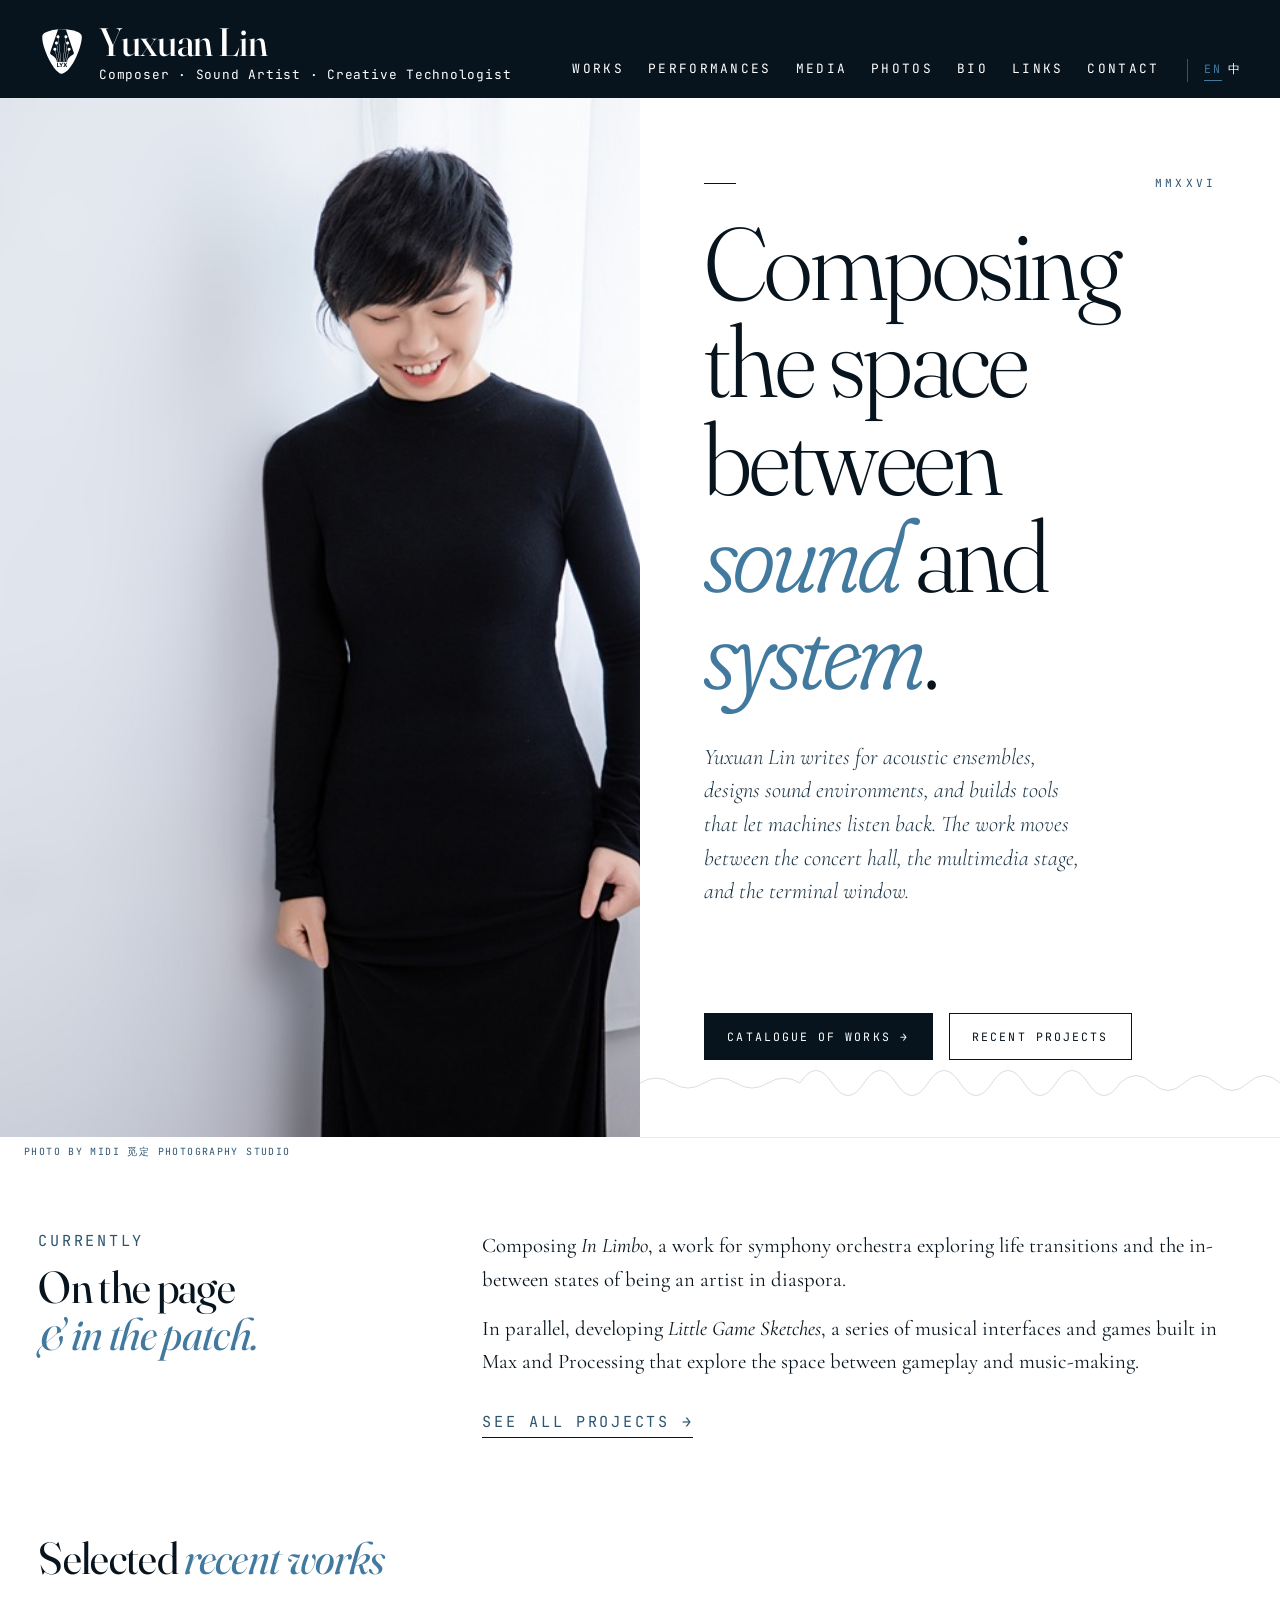
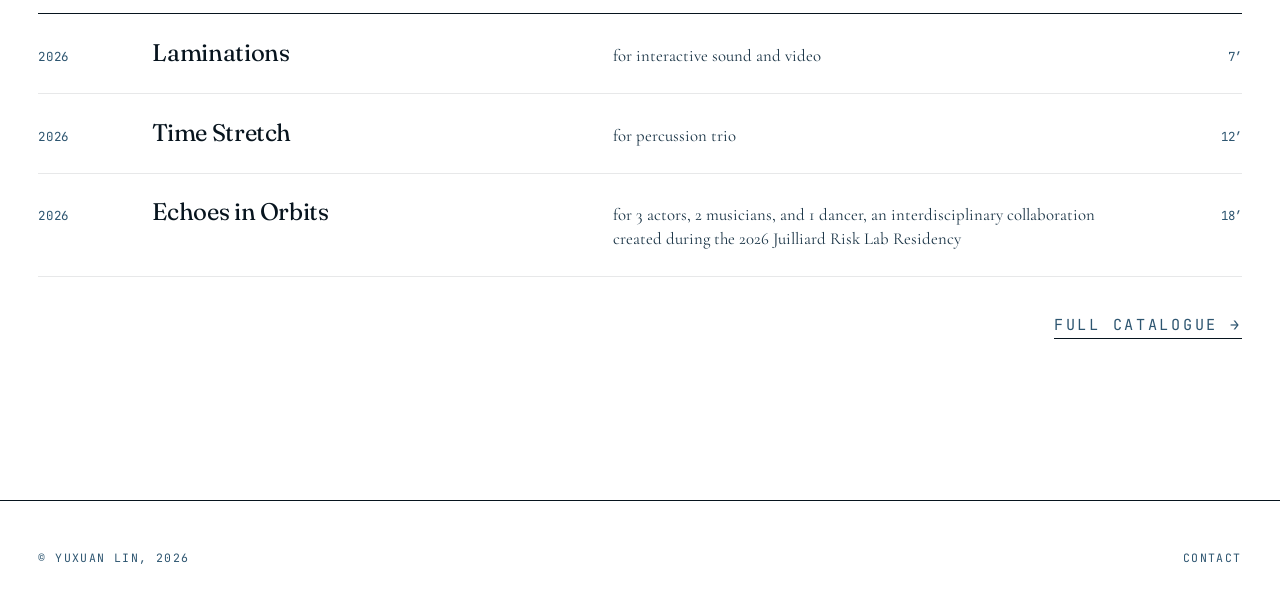
<file: index.html>
<!DOCTYPE html>
<!-- REMINDER: If you edit this file directly, tell Claude afterward — related data files (works-data.js, i18n.js, etc.) may need updating to match. -->
<!-- DOCTYPE tells the browser this is a modern HTML5 document -->

<html lang="en">
<!-- lang="en" tells screen readers and search engines the page is in English -->

<head>
<!-- Everything inside <head> is invisible to visitors but important
     for the browser, search engines, and social-media previews -->

  <!-- Character encoding: UTF-8 supports every language and emoji -->
  <meta charset="UTF-8" />

  <!-- Viewport: tells mobile browsers not to shrink the page.
       initial-scale=1.0 means no zoom on load -->
  <meta name="viewport" content="width=device-width, initial-scale=1.0" />

  <!-- Tab title and bookmark label -->
  <title>Yuxuan Lin — Composer · Sound Artist · Creative Technologist</title>
  <link rel="icon" type="image/svg+xml" href="assets/logo.svg" />

  <!-- Description shown in Google search results under the page title.
       Keep it under ~155 characters. -->
  <meta name="description" content="The works, performances, and projects of Yuxuan Lin — composer and sound artist working at the intersection of music and AI." />

  <!-- SEO / SOCIAL SHARING — uses the real domain (yuxuanlin.com,
       purchased on Namecheap). Canonical, og:url, and the Person
       schema's "url" field all point here. This same block is
       copied onto every page's <head>. -->
  <link rel="canonical" href="https://yuxuanlin.com/" />

  <!-- Open Graph — controls how the link looks when shared on
       Facebook, iMessage, Slack, LinkedIn, etc. -->
  <meta property="og:type" content="website" />
  <meta property="og:title" content="Yuxuan Lin — Composer · Sound Artist · Creative Technologist" />
  <meta property="og:description" content="The works, performances, and projects of Yuxuan Lin — composer and sound artist working at the intersection of music and AI." />
  <meta property="og:url" content="https://yuxuanlin.com/" />
  <meta property="og:image" content="https://yuxuanlin.com/assets/YuxuanLinHeadshot%20copy.JPG" />

  <!-- Twitter/X card — falls back to Open Graph tags above if omitted,
       but summary_large_image gives a bigger preview photo. -->
  <meta name="twitter:card" content="summary_large_image" />
  <meta name="twitter:title" content="Yuxuan Lin — Composer · Sound Artist · Creative Technologist" />
  <meta name="twitter:description" content="The works, performances, and projects of Yuxuan Lin — composer and sound artist working at the intersection of music and AI." />
  <meta name="twitter:image" content="https://yuxuanlin.com/assets/YuxuanLinHeadshot%20copy.JPG" />

  <!-- Structured data (schema.org/Person) — tells Google this page
       IS Yuxuan Lin, which is what powers the "knowledge panel" card
       that can appear beside search results for her name. -->
  <script type="application/ld+json">
  {
    "@context": "https://schema.org",
    "@type": "Person",
    "name": "Yuxuan Lin",
    "url": "https://yuxuanlin.com/",
    "image": "https://yuxuanlin.com/assets/YuxuanLinHeadshot%20copy.JPG",
    "jobTitle": "Composer",
    "description": "Composer, sound artist, and creative technologist working at the intersection of music and AI.",
    "sameAs": [
      "https://www.instagram.com/yuxuanlin_1207/",
      "https://www.facebook.com/yuxuanlin1207/"
    ]
  }
  </script>

  <!-- Load the CSS stylesheet that controls all visual design -->
  <link rel="stylesheet" href="styles.css" />

</head>

<body>

<!-- ══════════════════════════════════════════════════════════
     SITE HEADER
     Appears identically at the top of every page.
     position: sticky (in the CSS) means it stays visible as you scroll.
     ══════════════════════════════════════════════════════════ -->
<header class="site-header">
  <!-- .wrap constrains content to the max width and adds side gutters.
       .header-inner uses flexbox to space the logo and nav apart. -->
  <div class="wrap header-inner">

    <!-- LOGO / BRAND — clicking this always returns to the homepage -->
    <a href="index.html" class="brand">
      <span class="brand-mark"><svg xmlns="http://www.w3.org/2000/svg" viewBox="1309 155 113 113" aria-hidden="true"><g transform="translate(-73.33)"><path fill="currentColor" d="M1489.47,170.08c-.55-8.5-19.67-14.25-21.2-14.16-21.87-5-52.14-5.8-73.47,5.75-2.26,1.43-6,4.64-6.6,8.41-2,18.34,13.1,57.74,29.71,80.6,11.15,15.43,19.16,16.27,20.92,16.25C1465.81,262,1492.55,189.13,1489.47,170.08Z"/><path fill="white" d="M1410.94,218.24c7,3.74,14.53,10.45,14.51,17.61a.94.94,0,0,0,.94.93h24.89a.93.93,0,0,0,.93-.93h0c0-7.16,7.52-13.87,14.51-17.61a5,5,0,0,0,2.34-6c-4.22-12.26-14.85-43.77-20.19-59.33a133.53,133.53,0,0,0-20-.2c-5.31,15.52-16,47-20.27,59.53A5,5,0,0,0,1410.94,218.24Z"/><path fill="currentColor" d="M1424.57,184.25c4.23-.06,5.34,6,1.45,7.51l7,45h-.89l-7-44.76C1419.68,192.66,1419.07,184.4,1424.57,184.25Z"/><path fill="currentColor" d="M1420.51,200.3c4.29-.05,5.34,6.14,1.37,7.55l7.15,28.93h-.9l-7.1-28.72C1415.58,208.59,1415.13,200.44,1420.51,200.3Z"/><path fill="currentColor" d="M1428.62,168.2c4.23-.06,5.34,6,1.46,7.5l6.54,61.08h-.92l-6.51-60.84C1423.73,176.59,1423.13,168.34,1428.62,168.2Z"/><path fill="currentColor" d="M1449,168.2c-4.23-.06-5.34,6-1.45,7.5L1441,236.78h.93l6.51-60.84C1453.93,176.59,1454.53,168.34,1449,168.2Z"/><path fill="currentColor" d="M1453.13,184.25c-4.23-.06-5.35,6-1.46,7.51l-7,45h.92l7-44.78C1458,192.66,1458.59,184.4,1453.13,184.25Z"/><path fill="currentColor" d="M1457.13,200.3c-4.28-.05-5.34,6.14-1.36,7.55l-7.16,28.93h1l7.09-28.72C1462.13,208.59,1462.58,200.44,1457.13,200.3Z"/><path fill="white" d="M1432.78,247.67c-.06.09.16,2.05-.15,2h-6.32a.15.15,0,0,1-.15-.14V238.72c-.11-.32,2.11-.08,2.2-.15a.15.15,0,0,1,.15.15h0c.14.14-.27,8.83.15,8.8C1428.71,247.59,1433,247.35,1432.78,247.67Z"/><path fill="white" d="M1435.51,245.21l-3.75-6.42a.15.15,0,0,1,.06-.2l.07,0a16.55,16.55,0,0,1,2.54.08l2.26,4.33h.1l2.34-4.33a.13.13,0,0,1,.12-.08h2.3a.13.13,0,0,1,.15.12.12.12,0,0,1,0,.1l-3.76,6.37c-.14.07.18,4.58-.17,4.46-.1-.06-2.32.16-2.22-.14C1435.51,249.4,1435.57,245.27,1435.51,245.21Z"/><path fill="white" d="M1445.42,243.93c.07-.13-3.46-5.41-2.84-5.36a16.33,16.33,0,0,1,2.52.08l2.06,3.87h.09l2.11-3.87a.16.16,0,0,1,.13-.08c.08.09,2.82-.23,2.49.22,0,.15-3.17,5-3,5.19l3.14,5.42c.34.45-2.52.14-2.58.22a.15.15,0,0,1-.13-.07l-2.16-4.07h-.12l-2.28,4.07a.14.14,0,0,1-.12.07h-2.38C1441.72,249.51,1445.63,244.23,1445.42,243.93Z"/></g></svg></span>
      <span class="brand-text">
        <span data-i18n="brand.name">Yuxuan&nbsp;Lin</span>
        <small data-i18n="brand.subtitle">Composer · Sound Artist · Creative Technologist</small>
      </span>
    </a>

    <!-- HAMBURGER BUTTON — hidden on desktop, shown on mobile.
         JavaScript toggles the "open" class on the nav when clicked.
         aria-label tells screen readers what the button does. -->
    <button class="nav-toggle" aria-label="Toggle navigation">Menu</button>

    <!-- PRIMARY NAVIGATION — all six pages of the site.
         JavaScript adds class="active" to whichever link matches
         the current page, turning it crimson. -->
    <nav class="primary" aria-label="Primary">
      <a href="works.html" data-i18n="nav.works">Works</a>
      <a href="performances.html" data-i18n="nav.performances">Performances</a>
      <a href="projects.html" data-i18n="nav.projects">Media</a>
      <a href="photos.html" data-i18n="nav.photos">Photos</a>
      <a href="bio.html" data-i18n="nav.bio">Bio</a>
      <a href="links.html" data-i18n="nav.links">Links</a>
      <a href="contact.html" data-i18n="nav.contact">Contact</a>
      <div class="lang-switch" role="group" aria-label="Language">
        <button class="lang-btn" data-lang="en">EN</button>
        <button class="lang-btn" data-lang="zh">中</button>
      </div>
    </nav>

  </div>
</header>


<!-- ══════════════════════════════════════════════════════════
     MAIN CONTENT
     <main> tells screen readers and search engines where the
     primary page content starts.
     ══════════════════════════════════════════════════════════ -->
<main>

  <!-- ────────────────────────────────────────────────────────
       HERO SECTION
       The large opening statement of the homepage.
       .wrap centres and constrains the width.
       .hero sets the generous top/bottom padding.
       ──────────────────────────────────────────────────────── -->
  <!-- ────────────────────────────────────────────────────────
       HOMEPAGE HERO — split layout: photo LEFT, text RIGHT
       .hero-split is a two-column CSS Grid that fills most of
       the viewport height. On mobile it stacks: photo on top,
       text below.

       TO SWAP THE PHOTO:
       Update the src attribute on the <img> tag below.
       ──────────────────────────────────────────────────────── -->
  <section class="hero-split">

    <!-- LEFT: portrait photo — fills the left half -->
    <div class="hero-photo">
      <img src="assets/IMG_0280 copy.JPG" alt="Yuxuan Lin"
           style="object-position: center top;" />
    </div>

    <!-- RIGHT: text content -->
    <div class="hero-text">

      <div class="eyebrow reveal d1">
        <span style="margin-left:auto; font-family:var(--font-mono); font-size:0.7rem;">MMXXVI</span>
      </div>

      <h1 class="display reveal d2" data-i18n="home.headline">
        Composing the space between<br/>
        <em>sound</em> and <em>system</em>.
      </h1>

      <div class="spacer-md"></div>

      <p class="lead reveal d3" data-i18n="home.lead">
        Yuxuan Lin writes for acoustic ensembles, designs sound environments,
        and builds tools that let machines listen back. The work moves between
        the concert hall, the multimedia stage, and the terminal window.
      </p>

      <div class="spacer-lg"></div>

      <div class="reveal d4" style="display:flex; gap:1rem; flex-wrap:wrap;">
        <a href="works.html" class="btn" data-i18n="home.btn.works">Catalogue of works <span class="arrow">→</span></a>
        <a href="projects.html" class="btn ghost" data-i18n="home.btn.projects">Recent projects</a>
      </div>

      <!-- Decorative waveform — anchored to the bottom of the text panel -->
      <div class="waveform" aria-hidden="true">
        <svg viewBox="0 0 1200 60" preserveAspectRatio="none">
          <path d="M0,30
            Q 30,20 60,30 T 120,30 T 180,30 T 240,30 T 300,30
            Q 330,5 360,30 T 420,30 T 480,30 T 540,30 T 600,30
            Q 630,55 660,30 T 720,30 T 780,30 T 840,30 T 900,30
            Q 930,15 960,30 T 1020,30 T 1080,30 T 1140,30 T 1200,30"/>
        </svg>
      </div>

    </div><!-- end .hero-text -->

  </section><!-- end .hero-split -->

  <div style="display:grid; grid-template-columns:1fr 1fr;">
    <p class="portrait-caption" style="padding:0.4rem 1.5rem;">photo by MIDI 觅定 Photography Studio</p>
    <div style="border-top:1px solid var(--rule);"></div>
  </div>

  <!-- ────────────────────────────────────────────────────────
       "CURRENTLY" SECTION
       A two-column block: left = heading, right = description
       of what Yuxuan is working on right now.
       The inline style creates the two-column grid directly
       (no separate CSS class needed for this one-off layout).
       ──────────────────────────────────────────────────────── -->
  <section class="wrap" style="padding-top: 4rem; padding-bottom: 2rem;">
    <div style="display:grid; grid-template-columns: 1fr 2fr; gap: clamp(1.5rem, 5vw, 5rem);">

      <!-- Left column: label + section heading -->
      <div>
        <div class="subtle" data-i18n="home.currently">Currently</div>
        <!-- .subtle = small monospace uppercase label (see styles.css utilities) -->
        <h2 class="section" data-i18n="home.currently.headline" style="margin-top:0.6rem;">
          On the page<br/><em>& in the patch.</em>
        </h2>
      </div>

      <!-- Right column: current project descriptions -->
      <div>
        <p style="font-size:1.3rem; line-height:1.6;">
          Composing <em>In Limbo</em>, a work for symphony orchestra
          exploring life transitions and the in-between states of being
          an artist in diaspora.
        </p>
        <p style="font-size:1.3rem; line-height:1.6;">
          In parallel, developing <em>Little Game Sketches</em>, a series of
          musical interfaces and games built in Max and Processing that
          explore the space between gameplay and music-making.
        </p>
        <!-- Subtle text link — styled as a small underlined label -->
        <a href="projects.html" class="subtle" data-i18n="home.allprojects"
           style="display:inline-block; margin-top:1rem; border-bottom:1px solid var(--ink); padding-bottom:0.2rem;">
          See all projects →
        </a>
      </div>

    </div>
  </section>


  <!-- ────────────────────────────────────────────────────────
       SELECTED RECENT WORKS
       A preview of three recent compositions linking to the
       full catalogue on works.html.
       Each .work-row uses a four-column CSS Grid defined in styles.css:
       Year | Title | Description | Duration
       ──────────────────────────────────────────────────────── -->
  <section class="wrap" style="padding-top: 4rem; padding-bottom: 4rem;">
    <h2 class="section" data-i18n="home.recentworks">Selected <em>recent works</em></h2>

    <!-- .works-list wraps all rows and provides the top border line -->
    <div class="works-list">

      <!-- WORK ROW — each row is a clickable link to a work detail page. -->
      <a class="work-row" href="work.html?id=laminations">
        <div class="work-year">2026</div>
        <div class="work-title">Laminations</div>
        <div class="work-meta">for interactive sound and video</div>
        <div class="work-duration">7′</div>
      </a>

      <a class="work-row" href="work.html?id=time-stretch">
        <div class="work-year">2026</div>
        <div class="work-title">Time Stretch</div>
        <div class="work-meta">for percussion trio</div>
        <div class="work-duration">12′</div>
      </a>

      <a class="work-row" href="work.html?id=echoes-in-orbits">
        <div class="work-year">2026</div>
        <div class="work-title">Echoes in Orbits</div>
        <div class="work-meta">for 3 actors, 2 musicians, and 1 dancer, an interdisciplinary collaboration created during the 2026 Juilliard Risk Lab Residency</div>
        <div class="work-duration">18′</div>
      </a>

    </div><!-- end .works-list -->

    <!-- "Full catalogue →" link, right-aligned -->
    <div style="margin-top:2rem; text-align:right;">
      <a href="works.html" class="subtle" data-i18n="home.fullcatalogue"
         style="border-bottom:1px solid var(--ink); padding-bottom:0.2rem;">
        Full catalogue →
      </a>
    </div>
  </section>

</main>


<!-- ══════════════════════════════════════════════════════════
     SITE FOOTER
     Appears identically at the bottom of every page.
     Three items spread across the width with flexbox.
     ══════════════════════════════════════════════════════════ -->
<footer class="site-footer">
  <div class="wrap footer-inner">
    <div>© Yuxuan Lin, 2026</div>
    <div>
      <a href="contact.html" data-i18n="footer.contact">Contact</a>
    </div>
  </div>
</footer>


<!-- Load the JavaScript file — placed at the END of <body>
     so the HTML is fully parsed before the script tries to
     find and interact with page elements. -->
<script src="i18n.js"></script>
<script src="main.js"></script>
</body>
</html>
</file>
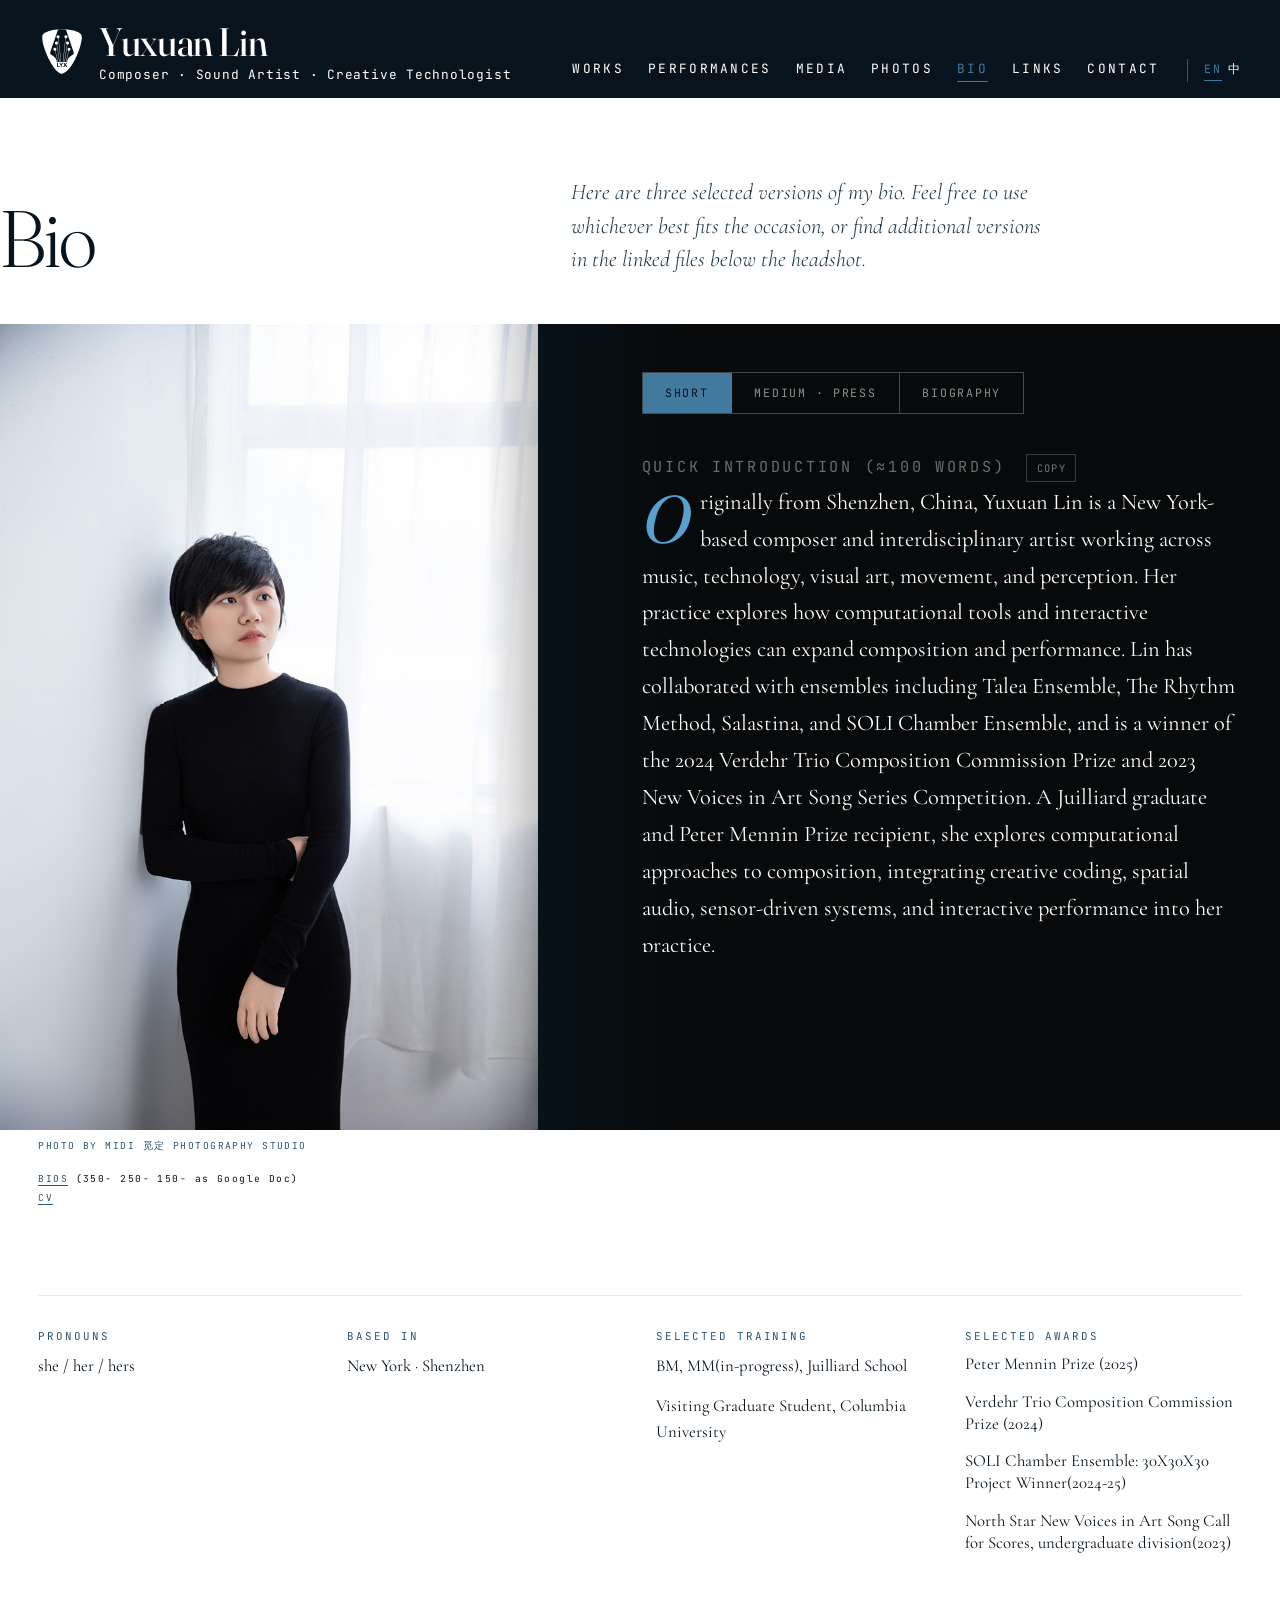
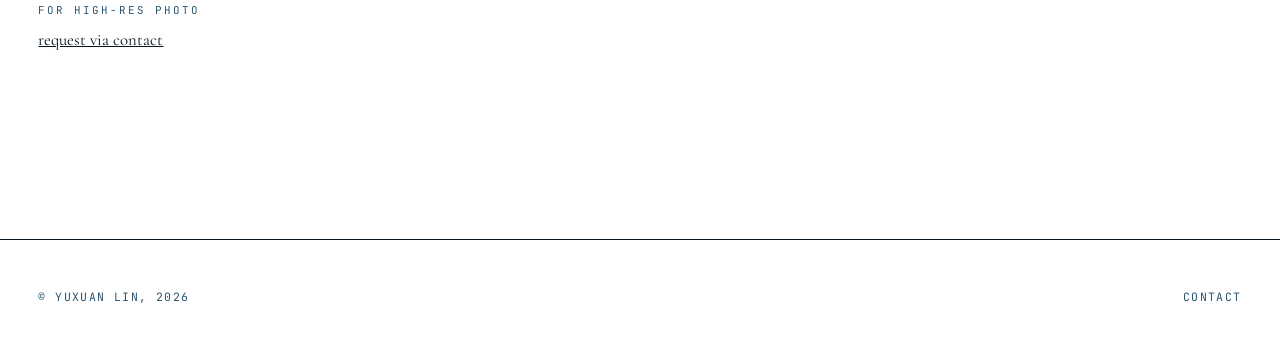
<file: bio.html>
<!DOCTYPE html>
<!-- REMINDER: If you edit this file directly, tell Claude afterward — related data files (works-data.js, i18n.js, etc.) may need updating to match. -->
<html lang="en">
<head>
  <meta charset="UTF-8" />
  <meta name="viewport" content="width=device-width, initial-scale=1.0" />
  <title>Bio — Yuxuan Lin</title>
  <link rel="icon" type="image/svg+xml" href="assets/logo.svg" />
  <!-- Structured data (schema.org/Person) — reinforces the one on
       index.html; having it on the About/Bio page too is standard
       practice for personal-name SEO. -->
  <script type="application/ld+json">
  {
    "@context": "https://schema.org",
    "@type": "Person",
    "name": "Yuxuan Lin",
    "url": "https://yuxuanlin.com/",
    "image": "https://yuxuanlin.com/assets/YuxuanLinHeadshot%20copy.JPG",
    "jobTitle": "Composer",
    "description": "Composer, sound artist, and creative technologist working at the intersection of music and AI.",
    "alumniOf": [
      { "@type": "CollegeOrUniversity", "name": "The Juilliard School" },
      { "@type": "CollegeOrUniversity", "name": "Columbia University" }
    ],
    "sameAs": [
      "https://www.instagram.com/yuxuanlin_1207/",
      "https://www.facebook.com/yuxuanlin1207/"
    ]
  }
  </script>

  <!-- SEO / SOCIAL SHARING — uses the real domain (yuxuanlin.com,
       purchased on Namecheap). This block mirrors the one on
       index.html; see that file for more detailed comments. -->
  <link rel="canonical" href="https://yuxuanlin.com/bio.html" />

  <meta property="og:type" content="website" />
  <meta property="og:title" content="Bio — Yuxuan Lin" />
  <meta property="og:description" content="Biography of Yuxuan Lin — composer, sound artist, and creative technologist." />
  <meta property="og:url" content="https://yuxuanlin.com/bio.html" />
  <meta property="og:image" content="https://yuxuanlin.com/assets/YuxuanLinHeadshot%20copy.JPG" />

  <meta name="twitter:card" content="summary_large_image" />
  <meta name="twitter:title" content="Bio — Yuxuan Lin" />
  <meta name="twitter:description" content="Biography of Yuxuan Lin — composer, sound artist, and creative technologist." />
  <meta name="twitter:image" content="https://yuxuanlin.com/assets/YuxuanLinHeadshot%20copy.JPG" />

  <link rel="stylesheet" href="styles.css" />
</head>
<body>

<!-- SITE HEADER — identical on every page. See index.html for full comments. -->
<header class="site-header">
  <div class="wrap header-inner">
    <a href="index.html" class="brand">
      <span class="brand-mark"><svg xmlns="http://www.w3.org/2000/svg" viewBox="1309 155 113 113" aria-hidden="true"><g transform="translate(-73.33)"><path fill="currentColor" d="M1489.47,170.08c-.55-8.5-19.67-14.25-21.2-14.16-21.87-5-52.14-5.8-73.47,5.75-2.26,1.43-6,4.64-6.6,8.41-2,18.34,13.1,57.74,29.71,80.6,11.15,15.43,19.16,16.27,20.92,16.25C1465.81,262,1492.55,189.13,1489.47,170.08Z"/><path fill="white" d="M1410.94,218.24c7,3.74,14.53,10.45,14.51,17.61a.94.94,0,0,0,.94.93h24.89a.93.93,0,0,0,.93-.93h0c0-7.16,7.52-13.87,14.51-17.61a5,5,0,0,0,2.34-6c-4.22-12.26-14.85-43.77-20.19-59.33a133.53,133.53,0,0,0-20-.2c-5.31,15.52-16,47-20.27,59.53A5,5,0,0,0,1410.94,218.24Z"/><path fill="currentColor" d="M1424.57,184.25c4.23-.06,5.34,6,1.45,7.51l7,45h-.89l-7-44.76C1419.68,192.66,1419.07,184.4,1424.57,184.25Z"/><path fill="currentColor" d="M1420.51,200.3c4.29-.05,5.34,6.14,1.37,7.55l7.15,28.93h-.9l-7.1-28.72C1415.58,208.59,1415.13,200.44,1420.51,200.3Z"/><path fill="currentColor" d="M1428.62,168.2c4.23-.06,5.34,6,1.46,7.5l6.54,61.08h-.92l-6.51-60.84C1423.73,176.59,1423.13,168.34,1428.62,168.2Z"/><path fill="currentColor" d="M1449,168.2c-4.23-.06-5.34,6-1.45,7.5L1441,236.78h.93l6.51-60.84C1453.93,176.59,1454.53,168.34,1449,168.2Z"/><path fill="currentColor" d="M1453.13,184.25c-4.23-.06-5.35,6-1.46,7.51l-7,45h.92l7-44.78C1458,192.66,1458.59,184.4,1453.13,184.25Z"/><path fill="currentColor" d="M1457.13,200.3c-4.28-.05-5.34,6.14-1.36,7.55l-7.16,28.93h1l7.09-28.72C1462.13,208.59,1462.58,200.44,1457.13,200.3Z"/><path fill="white" d="M1432.78,247.67c-.06.09.16,2.05-.15,2h-6.32a.15.15,0,0,1-.15-.14V238.72c-.11-.32,2.11-.08,2.2-.15a.15.15,0,0,1,.15.15h0c.14.14-.27,8.83.15,8.8C1428.71,247.59,1433,247.35,1432.78,247.67Z"/><path fill="white" d="M1435.51,245.21l-3.75-6.42a.15.15,0,0,1,.06-.2l.07,0a16.55,16.55,0,0,1,2.54.08l2.26,4.33h.1l2.34-4.33a.13.13,0,0,1,.12-.08h2.3a.13.13,0,0,1,.15.12.12.12,0,0,1,0,.1l-3.76,6.37c-.14.07.18,4.58-.17,4.46-.1-.06-2.32.16-2.22-.14C1435.51,249.4,1435.57,245.27,1435.51,245.21Z"/><path fill="white" d="M1445.42,243.93c.07-.13-3.46-5.41-2.84-5.36a16.33,16.33,0,0,1,2.52.08l2.06,3.87h.09l2.11-3.87a.16.16,0,0,1,.13-.08c.08.09,2.82-.23,2.49.22,0,.15-3.17,5-3,5.19l3.14,5.42c.34.45-2.52.14-2.58.22a.15.15,0,0,1-.13-.07l-2.16-4.07h-.12l-2.28,4.07a.14.14,0,0,1-.12.07h-2.38C1441.72,249.51,1445.63,244.23,1445.42,243.93Z"/></g></svg></span>
      <span class="brand-text">
        <span data-i18n="brand.name">Yuxuan&nbsp;Lin</span>
        <small data-i18n="brand.subtitle">Composer · Sound Artist · Creative Technologist</small>
      </span>
    </a>
    <button class="nav-toggle" aria-label="Toggle navigation">Menu</button>
    <nav class="primary" aria-label="Primary">
      <a href="works.html" data-i18n="nav.works">Works</a>
      <a href="performances.html" data-i18n="nav.performances">Performances</a>
      <a href="projects.html" data-i18n="nav.projects">Media</a>
      <a href="photos.html" data-i18n="nav.photos">Photos</a>
      <a href="bio.html" data-i18n="nav.bio">Bio</a>
      <a href="links.html" data-i18n="nav.links">Links</a>
      <a href="contact.html" data-i18n="nav.contact">Contact</a>
      <div class="lang-switch" role="group" aria-label="Language">
        <button class="lang-btn" data-lang="en">EN</button>
        <button class="lang-btn" data-lang="zh">中</button>
      </div>
    </nav>
  </div>
</header>


<main>

  <!-- PAGE INTRO — two-column header -->
  <section class="wrap page-intro" style="border-bottom:none;">
    <div>
      <h1 class="display" style="font-size:clamp(2.4rem,7vw,5rem);" data-i18n="bio.title">Bio</h1>
    </div>
    <p class="lead" data-i18n="bio.lead">
      Here are three selected versions of my bio. Feel free to use whichever
      best fits the occasion, or find additional versions in the linked
      files below the headshot.
    </p>
  </section>


  <!-- ────────────────────────────────────────────────────────
       BIO HERO — portrait photo as full background
       The photo fills this entire section behind the bio text.
       Three layers (all positioned absolutely or relatively):
         Layer 0 — .bio-hero-bg   → the photo
         Layer 1 — .bio-hero-overlay → dark tint so text is readable
         Layer 2 — .bio-hero-content → the bio text, on top

       HOW TO ADD YOUR PHOTO:
       1. Place your image file in the assets/ folder
          (portrait or near-square crops look best here —
           the section is tall enough to show the full body)
       2. Uncomment the <img> tag below and update the src path:
            <img src="assets/portrait.jpg" alt="Yuxuan Lin" />
       3. Update the caption line after the section
       4. To adjust which part of the photo shows, change object-position:
            style="object-position: top center;"   → top of image anchored
            style="object-position: 80% 80%;"      → fine-tune with %
       ──────────────────────────────────────────────────────── -->
  <section class="bio-hero">

    <!-- PHOTO BACKGROUND LAYER — sits behind everything -->
    <div class="bio-hero-bg">
      <img src="assets/IMG_0279 copy.JPG" alt="Yuxuan Lin" style="object-position: top center;" />
    </div>

    <!-- DARK OVERLAY — sits between photo and text for readability -->
    <div class="bio-hero-overlay"></div>

    <!-- BIO TEXT — sits on top of photo and overlay.
         .wrap provides the page gutters and max-width.
         .bio-hero-content inside it is pushed to the right
         with margin-left: auto in the CSS. -->
    <div class="wrap bio-hero-wrap">
    <div class="bio-hero-content">

      <!-- BIO VERSION SWITCHER
           Three buttons that show/hide different bio lengths.
           JavaScript reads data-version to match button to article. -->
      <div class="bio-switch" role="tablist">
        <button class="active" data-version="short" data-i18n="bio.switch.short">Short</button>
        <button data-version="medium" data-i18n="bio.switch.medium">Medium · Press</button>
        <button data-version="long" data-i18n="bio.switch.long">Biography</button>
      </div>

      <!-- SHORT BIO — one or two sentences, for quick introductions -->
      <article class="bio-version active" data-version="short">
        <div style="display:flex; align-items:baseline; flex-wrap:wrap; gap:0.5rem;">
          <h3 class="subtle" data-i18n="bio.version.short.label" style="font-family:var(--font-mono); font-weight:400; color:rgba(255,255,255,0.4);">Quick Introduction (≈100 words)</h3>
          <button class="copy-btn" data-i18n="bio.copy" data-target="#bio-short-text">Copy</button>
        </div>
        <div id="bio-short-text">
          <p style="font-size:1.4rem;">
            Originally from Shenzhen, China, Yuxuan Lin is a New York-based composer and interdisciplinary artist working 
            across music, technology, visual art, movement, and perception. Her practice explores how computational tools 
            and interactive technologies can expand composition and performance. Lin has collaborated with ensembles including 
            Talea Ensemble, The Rhythm Method, Salastina, and SOLI Chamber Ensemble, and is a winner of the 2024 Verdehr Trio 
            Composition Commission Prize and 2023 New Voices in Art Song Series Competition. A Juilliard graduate and Peter 
            Mennin Prize recipient, she explores computational approaches to composition, integrating creative coding, spatial 
            audio, sensor-driven systems, and interactive performance into her practice.

          </p>
        </div>
      </article><!-- end short -->

      <!-- MEDIUM BIO — ~140 words, for press kits and program notes -->
      <article class="bio-version" data-version="medium">
        <div style="display:flex; align-items:baseline; flex-wrap:wrap; gap:0.5rem;">
          <h3 class="subtle" data-i18n="bio.version.medium.label" style="font-family:var(--font-mono); font-weight:400; color:rgba(255,255,255,0.4); font-size:0.72rem;">For press kits & program notes (≈250 words)</h3>
          <button class="copy-btn" data-i18n="bio.copy" data-target="#bio-medium-text">Copy</button>
        </div>
        <div id="bio-medium-text">
          <p>
            Originally from Shenzhen, China, Yuxuan Lin is a New York-based composer and interdisciplinary artist whose work explores the intersections of music, technology, visual art, movement, and perception. Drawn to collaborative and cross-disciplinary creation, she is particularly interested in how computational tools and interactive technologies can expand conventional approaches to composition and performance.
          </p>
          <p>
            Lin has collaborated with ensembles and organizations including Talea Ensemble, The Rhythm Method, Salastina, SOLI Chamber Ensemble, Society for New Music, ASCAP, and OLEA ensemble. She is the winner of the 2024 Verdehr Trio Composition Commission Prize and the 2023 New Voices in Art Song Series Competition, with selections through many more calls for scores across the United States. Published by North Star Music LLC, her music has been performed across North America, Asia and Europe at venues including Alice Tully Hall, La Schola Cantorum, and Seocho Art Center.
          </p>
          <p>
            Technology is increasingly central to Lin’s artistic practice. Her recent work investigates creative coding, electronic and spatial audio, motion-responsive systems, and the translation of physical gesture into musical behavior. She has developed sensor-driven performance systems in Max, mapping performers’ movements to spatialization, dynamics, timbral transformation, and visual imagery. She also pursues independent study in computer science, programming, and creative computation.
          </p>
          <p>
            Lin received her Bachelor of Music in Composition from Juilliard School, where she was awarded the Peter Mennin Prize for outstanding achievement and leadership in music. She continues at Juilliard as a Master of Music candidate in Composition, studying with Melinda Wagner, Nina C. Young, David Ludwig, and Amy Beth Kirsten.
          </p>
        </div>
      </article><!-- end medium -->

      <!-- LONG BIO — ~450 words, artistic statement for residency applications -->
      <article class="bio-version" data-version="long">
        <div style="display:flex; align-items:baseline; flex-wrap:wrap; gap:0.5rem;">
          <h3 class="subtle" data-i18n="bio.version.long.label" style="font-family:var(--font-mono); font-weight:400; color:rgba(255,255,255,0.4);">full length (≈800 words)</h3>
          <button class="copy-btn" data-i18n="bio.copy" data-target="#bio-long-text">Copy</button>
        </div>
        <div id="bio-long-text">
          <p>
            Originally from Shenzhen, China, Yuxuan Lin (b. 2003) is a New York–based composer and interdisciplinary artist whose work explores the intersections of music, technology, visual art, movement, and neurological diversity. Drawn to collaborative and cross-disciplinary forms of creation, Lin is particularly interested in how computational tools and interactive technologies can expand musical thinking beyond conventional modes of composition and performance. Her artistic practice is informed in part by her distinctive way of perceiving space and distance, leading her to consider neurological diversity not as a limitation, but as a source of alternative artistic knowledge and creative possibility.
          </p>
          <p>
            Beginning with piano at age six, Lin’s musical journey soon expanded across traditions, from folk and classical guitar to the Chinese instruments erhu and hulusi. In her late teens, Lin began her formal composition studies with Reiko Füting, following in the footsteps of her grandfather, a self-taught composer whose work centered on Chinese folk music. Lin’s musical background across Western and Chinese instrumental traditions has since developed into a practice increasingly concerned with the relationships among sound, space, physical gesture, image, and technology.
          </p>
          <p>
            As a composer, Lin has collaborated with and had her music recognized by a wide range of contemporary music ensembles and organizations, including Talea Ensemble, The Rhythm Method, Salastina, SOLI Chamber Ensemble, Society for New Music, ASCAP, and OLEA ensemble, among others. Lin is the winner of the 2024 Verdehr Trio Composition Commission Prize and the 2023 New Voices in Art Song Series Competition, with her work also selected through numerous competitive calls for scores across the United States. Published by North Star Music LLC, Lin’s music has reached audiences across North America, Asia, and Europe, with performances at venues such as Alice Tully Hall in New York, La Schola Cantorum in Paris, Seocho Art Center in Seoul, the Tokyo to New York benefit concert, and beyond.
          </p>
          <p>
            Lin’s development as a composer has also been shaped by participation in programs and festivals including the European American Musical Alliance (EAMA), Yellow Barn Young Artists Program, Atlantic Music Festival, Bowdoin International Music Festival, Lake George Music Festival, New Music On The Point, and SPLICE Institute, where she further pursued her interests in electroacoustic music and technology. As a member of the Salastina Composer Collective, she worked with composer Derrick Skye. Across these programs and her broader musical training, Lin has had the opportunity to work with and learn from renowned composers including Tania Leon, Amy Williams, Andrew Norman, Kevin Puts, Derek Bermel, George Tsontakis, Alyssa Weinberg, Eric Nathan, Stephen Coxe, Ana Sokolović, Matthew Quayle, and many others.
          </p>
          <p>
            Lin's interest in interdisciplinary work extends beyond concert composition. As an avid composer for visual media, she has collaborated with filmmakers and has been partnered with student directors at the London Film School on multiple projects. Increasingly, however, technology has become not simply a medium through which she presents music, but an integral part of how she conceives of artistic structure itself. Her recent work investigates creative coding, electronic and spatial audio, motion-responsive performance systems, and the translation of physical gesture and perceptual information into musical behavior. She has developed sensor-driven performance systems in Max, mapping live performers’ movements to sound spatialization, dynamics, timbral transformation, and visual imagery. Her technological practice is accompanied by an ongoing investment in programming and computational thinking. Alongside her conservatory training, Lin has pursued independent study in computer science, with a focus on programming and creative computation, building creative coding environments for music and interactive media. Rather than approaching technology as separate from her identity as a composer, she is interested in the point at which artistic intuition and technical systems become inseparable, where an algorithm, sensor mapping, software environment, or spatial-audio architecture can itself become part of the compositional material. This continuing exploration has led her toward questions surrounding human-computer interaction, machine learning, interactive performance, audiovisual installation, and emerging forms of technologically mediated artistic expression.
          </p>
          <p>
            Underlying these interests is Lin's sustained fascination with perception. Her distinctive experience of perceiving space and depth has encouraged her to investigate how different perceptual realities might invoke different artistic structures and narratives. In interdisciplinary and multimedia projects, Lin has explored relationships among visual parallax, sonic depth, spatialized sound, and artificial constructions of perspective. At the current stage, Lin is interested in the broader question of how technology can help translate perceptual experiences into artistic forms through sound, movement, and interaction without reducing them to explanation.
          </p>
          <p>
            Lin received her Bachelor of Music in Composition from The Juilliard School, where she was awarded the Peter Mennin Prize for outstanding achievement and leadership in music, presented at commencement by David Serkin Ludwig, Dean and Director of the Music Division. She subsequently continued at Juilliard as a Master of Music candidate in Composition, studying with Melinda Wagner, Nina C. Young, David Ludwig, and Amy Beth Kirsten.
          </p>
        </div>
      </article><!-- end long -->

    </div><!-- end .bio-hero-content -->
    </div><!-- end .bio-hero-wrap -->

  </section><!-- end .bio-hero -->

  <!-- Photo credit — update with photographer name and year once a photo is added -->
  <p class="bio-hero-caption">photo by MIDI 觅定 Photography Studio</p>
  <p class="bio-hero-caption" style="padding-bottom:0.15rem;"><a href="https://docs.google.com/document/d/1AuUSSGFN9Sbpu79A5unael2sJKB0iurX8q5wVZBQ7nc/edit?usp=sharing" target="_blank" rel="noopener" style="border-bottom:1px solid currentColor;">Bios</a> <span style="text-transform:none; color:var(--ink);">(350- 250- 150- as Google Doc)</span></p>
  <p class="bio-hero-caption" style="padding-top:0.15rem;"><a href="https://drive.google.com/file/d/1-thJ5aOWopRG6iXmxDiD0lEsn9E2i1fn/view?usp=sharing" target="_blank" rel="noopener" style="border-bottom:1px solid currentColor;">CV</a></p>


  <!-- ────────────────────────────────────────────────────────
       QUICK-REFERENCE FACTS
       A separate section at the very bottom of the page,
       clearly distinct from the bio text above.
       <dt> = label (e.g. "Pronouns")
       <dd> = value (e.g. "she / her")
       ──────────────────────────────────────────────────────── -->
  <section class="wrap" style="padding-top: 2rem; padding-bottom: 4rem;">
    <dl class="bio-meta">
      <div>
        <dt data-i18n="bio.meta.pronouns">Pronouns</dt>
        <dd data-i18n="bio.meta.pronouns.value">she / her / hers</dd>
      </div>
      <div>
        <dt data-i18n="bio.meta.based">Based in</dt>
        <dd>New York · Shenzhen</dd>
      </div>
      <div class="training-group">
        <dt data-i18n="bio.meta.training">Selected training</dt>
        <dd>BM, MM(in-progress), Juilliard School</dd>
        <dd>Visiting Graduate Student, Columbia University</dd>
      </div>
      <div class="awards-group">
        <dt data-i18n="bio.meta.awards">Selected awards</dt>
        <dd>Peter Mennin Prize (2025)</dd>
        <dd>Verdehr Trio Composition Commission Prize (2024)</dd>
        <dd>SOLI Chamber Ensemble: 30X30X30 Project Winner(2024-25)</dd>
        <dd>North Star New Voices in Art Song Call for Scores, undergraduate division(2023)</dd>
      </div>
      <div>
        <dt data-i18n="bio.meta.photo">For high-res photo</dt>
        <dd><a href="contact.html" data-i18n="bio.meta.photo.link">request via contact</a></dd>
      </div>
    </dl>
  </section>

</main>


<!-- SITE FOOTER — identical on every page -->
<footer class="site-footer">
  <div class="wrap footer-inner">
    <div>© Yuxuan Lin, 2026</div>
    <div><a href="contact.html" data-i18n="footer.contact">Contact</a></div>
  </div>
</footer>

<script src="i18n.js"></script>
<script src="main.js"></script>
</body>
</html>
</file>
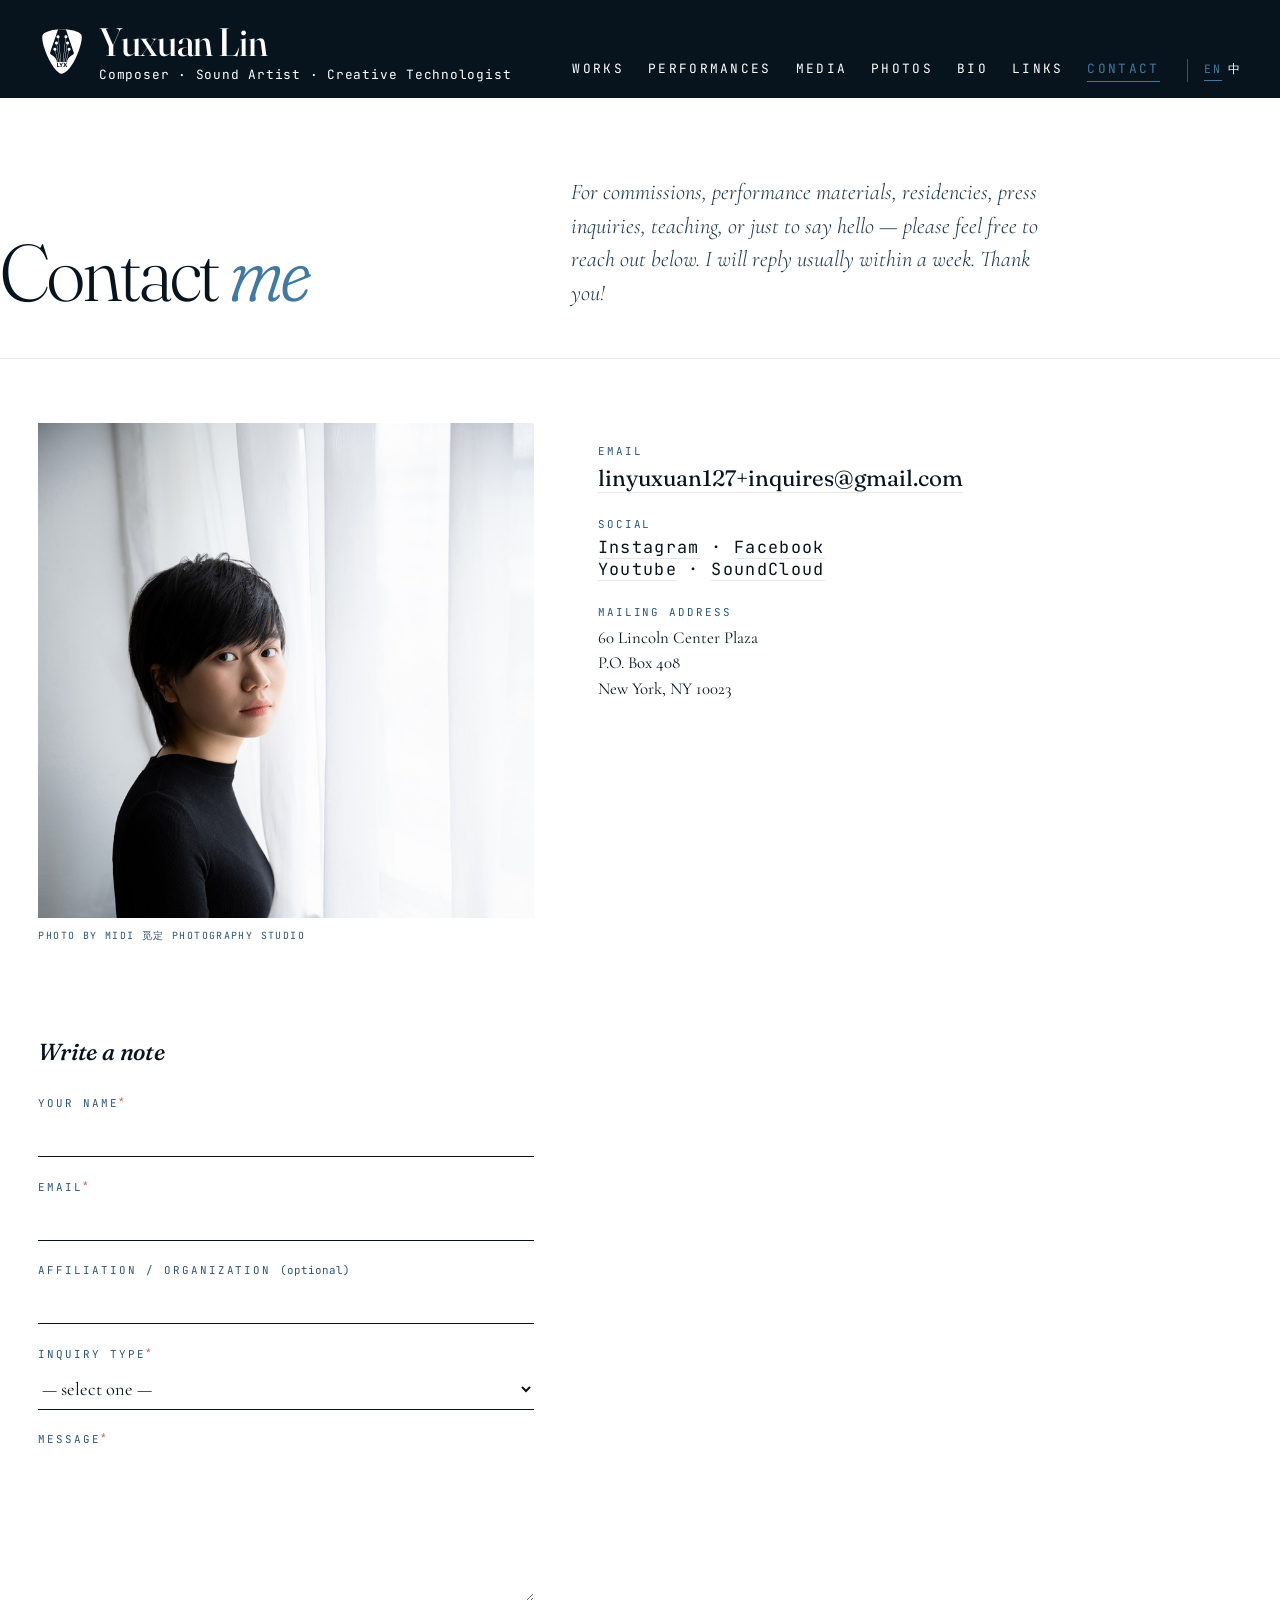
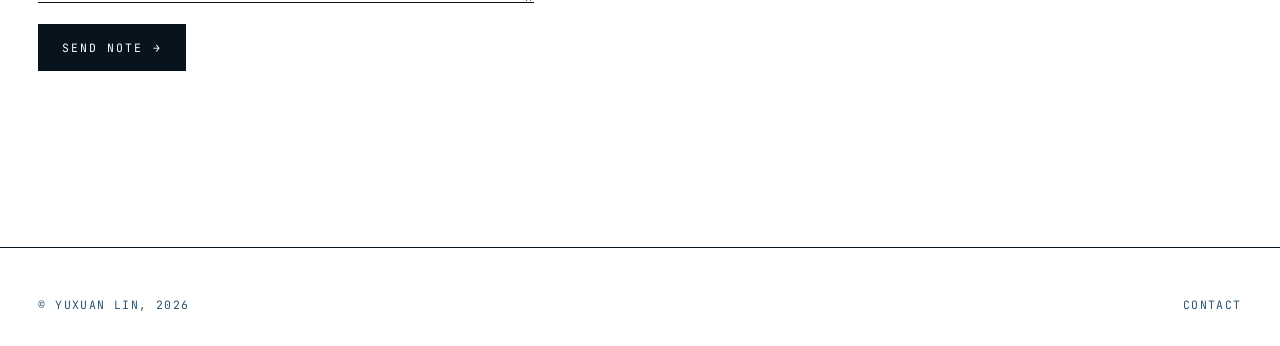
<file: contact.html>
<!DOCTYPE html>
<!-- REMINDER: If you edit this file directly, tell Claude afterward — related data files (works-data.js, i18n.js, etc.) may need updating to match. -->
<html lang="en">
<head>
  <meta charset="UTF-8" />
  <meta name="viewport" content="width=device-width, initial-scale=1.0" />
  <title>Contact — Yuxuan Lin</title>
  <link rel="icon" type="image/svg+xml" href="assets/logo.svg" />
  <!-- SEO / SOCIAL SHARING — uses the real domain (yuxuanlin.com,
       purchased on Namecheap). This block mirrors the one on
       index.html; see that file for more detailed comments. -->
  <link rel="canonical" href="https://yuxuanlin.com/contact.html" />

  <meta property="og:type" content="website" />
  <meta property="og:title" content="Contact — Yuxuan Lin" />
  <meta property="og:description" content="Contact composer Yuxuan Lin for commissions, performances, and press inquiries." />
  <meta property="og:url" content="https://yuxuanlin.com/contact.html" />
  <meta property="og:image" content="https://yuxuanlin.com/assets/YuxuanLinHeadshot%20copy.JPG" />

  <meta name="twitter:card" content="summary_large_image" />
  <meta name="twitter:title" content="Contact — Yuxuan Lin" />
  <meta name="twitter:description" content="Contact composer Yuxuan Lin for commissions, performances, and press inquiries." />
  <meta name="twitter:image" content="https://yuxuanlin.com/assets/YuxuanLinHeadshot%20copy.JPG" />

  <link rel="stylesheet" href="styles.css" />
</head>
<body>

<!-- SITE HEADER — identical on every page. See index.html for full comments. -->
<header class="site-header">
  <div class="wrap header-inner">
    <a href="index.html" class="brand">
      <span class="brand-mark"><svg xmlns="http://www.w3.org/2000/svg" viewBox="1309 155 113 113" aria-hidden="true"><g transform="translate(-73.33)"><path fill="currentColor" d="M1489.47,170.08c-.55-8.5-19.67-14.25-21.2-14.16-21.87-5-52.14-5.8-73.47,5.75-2.26,1.43-6,4.64-6.6,8.41-2,18.34,13.1,57.74,29.71,80.6,11.15,15.43,19.16,16.27,20.92,16.25C1465.81,262,1492.55,189.13,1489.47,170.08Z"/><path fill="white" d="M1410.94,218.24c7,3.74,14.53,10.45,14.51,17.61a.94.94,0,0,0,.94.93h24.89a.93.93,0,0,0,.93-.93h0c0-7.16,7.52-13.87,14.51-17.61a5,5,0,0,0,2.34-6c-4.22-12.26-14.85-43.77-20.19-59.33a133.53,133.53,0,0,0-20-.2c-5.31,15.52-16,47-20.27,59.53A5,5,0,0,0,1410.94,218.24Z"/><path fill="currentColor" d="M1424.57,184.25c4.23-.06,5.34,6,1.45,7.51l7,45h-.89l-7-44.76C1419.68,192.66,1419.07,184.4,1424.57,184.25Z"/><path fill="currentColor" d="M1420.51,200.3c4.29-.05,5.34,6.14,1.37,7.55l7.15,28.93h-.9l-7.1-28.72C1415.58,208.59,1415.13,200.44,1420.51,200.3Z"/><path fill="currentColor" d="M1428.62,168.2c4.23-.06,5.34,6,1.46,7.5l6.54,61.08h-.92l-6.51-60.84C1423.73,176.59,1423.13,168.34,1428.62,168.2Z"/><path fill="currentColor" d="M1449,168.2c-4.23-.06-5.34,6-1.45,7.5L1441,236.78h.93l6.51-60.84C1453.93,176.59,1454.53,168.34,1449,168.2Z"/><path fill="currentColor" d="M1453.13,184.25c-4.23-.06-5.35,6-1.46,7.51l-7,45h.92l7-44.78C1458,192.66,1458.59,184.4,1453.13,184.25Z"/><path fill="currentColor" d="M1457.13,200.3c-4.28-.05-5.34,6.14-1.36,7.55l-7.16,28.93h1l7.09-28.72C1462.13,208.59,1462.58,200.44,1457.13,200.3Z"/><path fill="white" d="M1432.78,247.67c-.06.09.16,2.05-.15,2h-6.32a.15.15,0,0,1-.15-.14V238.72c-.11-.32,2.11-.08,2.2-.15a.15.15,0,0,1,.15.15h0c.14.14-.27,8.83.15,8.8C1428.71,247.59,1433,247.35,1432.78,247.67Z"/><path fill="white" d="M1435.51,245.21l-3.75-6.42a.15.15,0,0,1,.06-.2l.07,0a16.55,16.55,0,0,1,2.54.08l2.26,4.33h.1l2.34-4.33a.13.13,0,0,1,.12-.08h2.3a.13.13,0,0,1,.15.12.12.12,0,0,1,0,.1l-3.76,6.37c-.14.07.18,4.58-.17,4.46-.1-.06-2.32.16-2.22-.14C1435.51,249.4,1435.57,245.27,1435.51,245.21Z"/><path fill="white" d="M1445.42,243.93c.07-.13-3.46-5.41-2.84-5.36a16.33,16.33,0,0,1,2.52.08l2.06,3.87h.09l2.11-3.87a.16.16,0,0,1,.13-.08c.08.09,2.82-.23,2.49.22,0,.15-3.17,5-3,5.19l3.14,5.42c.34.45-2.52.14-2.58.22a.15.15,0,0,1-.13-.07l-2.16-4.07h-.12l-2.28,4.07a.14.14,0,0,1-.12.07h-2.38C1441.72,249.51,1445.63,244.23,1445.42,243.93Z"/></g></svg></span>
      <span class="brand-text">
        <span data-i18n="brand.name">Yuxuan&nbsp;Lin</span>
        <small data-i18n="brand.subtitle">Composer · Sound Artist · Creative Technologist</small>
      </span>
    </a>
    <button class="nav-toggle" aria-label="Toggle navigation">Menu</button>
    <nav class="primary" aria-label="Primary">
      <a href="works.html" data-i18n="nav.works">Works</a>
      <a href="performances.html" data-i18n="nav.performances">Performances</a>
      <a href="projects.html" data-i18n="nav.projects">Media</a>
      <a href="photos.html" data-i18n="nav.photos">Photos</a>
      <a href="bio.html" data-i18n="nav.bio">Bio</a>
      <a href="links.html" data-i18n="nav.links">Links</a>
      <a href="contact.html" data-i18n="nav.contact">Contact</a>
      <div class="lang-switch" role="group" aria-label="Language">
        <button class="lang-btn" data-lang="en">EN</button>
        <button class="lang-btn" data-lang="zh">中</button>
      </div>
    </nav>
  </div>
</header>


<main>

  <!-- PAGE INTRO — two-column header -->
  <section class="wrap page-intro">
    <div>
      <!-- <em> makes "me" italic and crimson -->
      <h1 class="display" style="font-size:clamp(2.4rem,7vw,5rem);" data-i18n="contact.title">Contact <em>me</em></h1>
    </div>
    <p class="lead" data-i18n="contact.lead">
      For commissions, performance materials, residencies, press inquiries,
      teaching, or just to say hello — please feel free to reach out below. I will
      reply usually within a week. Thank you!
    </p>
  </section>


  <section class="wrap" style="padding-top: 2rem; padding-bottom: 5rem;">

    <!-- Two-column layout: contact info on the left, form on the right.
         The CSS .contact-grid class handles this grid layout.
         On narrow screens it collapses to a single column. -->
    <div class="contact-grid">

      <!-- ────────────────────────────────────────────────────────
           LEFT COLUMN: CONTACT INFORMATION
           A <dl> (definition list) with <dt> labels and <dd> values.
           <dt> = definition term  (the label, e.g. "Email")
           <dd> = definition data  (the value, e.g. the email address)
           ──────────────────────────────────────────────────────── -->
      <!-- ──────────────────────────────────────────────────────
           CONTACT PAGE PORTRAIT
           A square crop works well here — informal, approachable.
           Sits above the contact details in the left column.

           HOW TO ADD A PHOTO:
           Replace the "ADD PHOTO HERE" comment with:
             <img src="assets/portrait-contact.jpg" alt="Yuxuan Lin" />
           A relaxed, smiling, or candid shot suits this context
           better than a formal press photo.
           ────────────────────────────────────────────────────── -->
      <div class="portrait-wrap" style="margin-bottom: 2rem;">
        <figure class="portrait-frame ratio-square">
          <img src="assets/YuxuanLinHeadshot copy.JPG" alt="Yuxuan Lin"
               style="object-position: center top;" />
        </figure>
        <p class="portrait-caption">photo by MIDI 觅定 Photography Studio</p>
      </div>


      <dl class="contact-info">

        <!-- Email — href="mailto:" opens the visitor's email app.
             Covers both general and press/booking inquiries. -->
        <dt data-i18n="contact.info.email.general">Email</dt>
        <dd style="font-style:normal;"><a href="mailto:linyuxuan127+inquires@gmail.com">linyuxuan127+inquires@gmail.com</a></dd>

        <!-- Social links — replace # with real URLs for each platform -->
        <dt data-i18n="contact.info.social">Social</dt>
        <dd style="font-size:1.05rem; font-style:normal; font-family:var(--font-mono); letter-spacing:0.08em;">
          <a href="https://www.instagram.com/yuxuanlin_1207/">Instagram</a> · <a href="https://www.facebook.com/yuxuanlin1207/">Facebook</a><br/>
          <a href="https://youtube.com/@yuxuanlin1207?si=NfvqtsHutk1_pBw9">Youtube</a> · <a href="https://soundcloud.com/yuxuan-rachel-lin">SoundCloud</a>
        </dd>

        <!-- Mailing address — update with a real address or PO box -->
        <dt data-i18n="contact.info.address">Mailing address</dt>
        <dd style="font-size:1.05rem; font-style:normal; line-height:1.5; font-family:var(--font-serif);">
          60 Lincoln Center Plaza<br/>
          P.O. Box 408<br/>
          New York, NY 10023
        </dd>

      </dl><!-- end contact info -->


      <!-- ────────────────────────────────────────────────────────
           RIGHT COLUMN: CONTACT FORM
           JavaScript (initContactForm in main.js) intercepts the
           submit event, validates fields, and logs the data to the
           browser console.

           TO MAKE THIS SEND REAL EMAIL, choose one option:

           Option A — Formspree (easiest, free tier available):
             1. Sign up at formspree.io, create a form, get an endpoint URL
             2. Change the <form> opening tag to:
                <form class="contact-form" action="https://formspree.io/f/YOUR_ID" method="POST">
             3. Remove the e.preventDefault() line in initContactForm (main.js)
                so the form submits normally to Formspree

           Option B — Netlify Forms (if hosting on Netlify):
             Add netlify and name="contact" to the <form> opening tag:
             <form class="contact-form" name="contact" netlify>

           Option C — Your own backend:
             Point the form's action attribute to your server endpoint.
             Keep e.preventDefault() and use fetch() to POST the data.

           autocomplete="off" prevents the browser from pre-filling
           fields in a way that might confuse the topic dropdown.
           ──────────────────────────────────────────────────────── -->
      <form class="contact-form" action="https://formspree.io/f/xwvzlbgg" method="POST" autocomplete="off">

        <h3 style="font-style:italic; margin:0 0 0.5rem;" data-i18n="contact.form.title">Write a note</h3>

        <!-- FIELD: Name
             .field wraps the <label> + <input> pair in a flex column.
             for="c-name" links the label to the input (clicking the
             label focuses the input). name="name" is the field key
             used when collecting form data. -->
        <div class="field">
          <label for="c-name" data-i18n="contact.form.name">Your name</label>
          <input id="c-name" name="name" type="text" required />
        </div>

        <!-- FIELD: Email
             type="email" tells the browser to validate email format -->
        <div class="field">
          <label for="c-email" data-i18n="contact.form.email">Email</label>
          <input id="c-email" name="email" type="email" required />
        </div>

        <!-- FIELD: Organization (optional)
             No "required" attribute — this field is optional.
             The label includes a visible "(optional)" note. -->
        <div class="field">
          <label for="c-org">
            <span data-i18n="contact.form.org">Affiliation / Organization</span>
            <!-- Inline style removes the uppercase transform and letter-spacing
                 from the "(optional)" note so it reads naturally -->
            <span data-i18n="contact.form.optional" style="text-transform:none; letter-spacing:0;">(optional)</span>
          </label>
          <input id="c-org" name="organization" type="text" />
        </div>

        <!-- FIELD: Inquiry type (dropdown)
             <select> creates a dropdown menu.
             The first <option value=""> is a placeholder — it appears
             selected by default and has an empty value so validation
             (required) will reject it if unselected. -->
        <div class="field">
          <label for="c-subject" data-i18n="contact.form.subject">Inquiry type</label>
          <select id="c-subject" name="subject" required>
            <option value="" data-i18n="contact.form.select">— select one —</option>
            <option data-i18n="contact.form.opt.commission">Commission</option>
            <option data-i18n="contact.form.opt.performance">Performance / Booking</option>
            <option data-i18n="contact.form.opt.score">Score / Rental / Licensing</option>
            <option data-i18n="contact.form.opt.press">Press · Interview</option>
            <option data-i18n="contact.form.opt.teaching">Teaching · Workshop</option>
            <option data-i18n="contact.form.opt.residency">Residency / Collaboration</option>
            <option data-i18n="contact.form.opt.other">Something else</option>
          </select>
        </div>

        <!-- FIELD: Message
             <textarea> is a multi-line text input.
             rows="6" sets the initial visible height.
             resize: vertical (in CSS) lets visitors resize it
             taller but not wider. -->
        <div class="field">
          <label for="c-message" data-i18n="contact.form.message">Message</label>
          <textarea id="c-message" name="message" rows="6" required></textarea>
        </div>

        <!-- SUBMIT ROW: button on the left, status message on the right -->
        <div style="display:flex; align-items:center; justify-content:space-between;
                    gap:1rem; flex-wrap:wrap;">
          <!-- type="submit" triggers the form's submit event when clicked -->
          <button class="btn" type="submit" data-i18n="contact.form.send">Send note <span class="arrow">→</span></button>

          <!-- .form-status: JavaScript writes success/error text here.
               Initially empty — nothing is shown until the form is submitted. -->
          <div class="form-status"></div>
        </div>


      </form><!-- end contact form -->

    </div><!-- end .contact-grid -->

  </section>

  <!-- SEND-SUCCESS POPUP — hidden until initContactForm (main.js) adds
       .show on a successful submission. Clicking anywhere dismisses it,
       and it also auto-dismisses after a couple seconds. -->
  <div class="popup-overlay" id="sent-popup">
    <div class="popup-box">Sent!</div>
  </div>

</main>


<!-- SITE FOOTER — identical on every page -->
<footer class="site-footer">
  <div class="wrap footer-inner">
    <div>© Yuxuan Lin, 2026</div>
    <div><a href="contact.html" data-i18n="footer.contact">Contact</a></div>
  </div>
</footer>

<script src="i18n.js"></script>
<script src="main.js"></script>
</body>
</html>
</file>
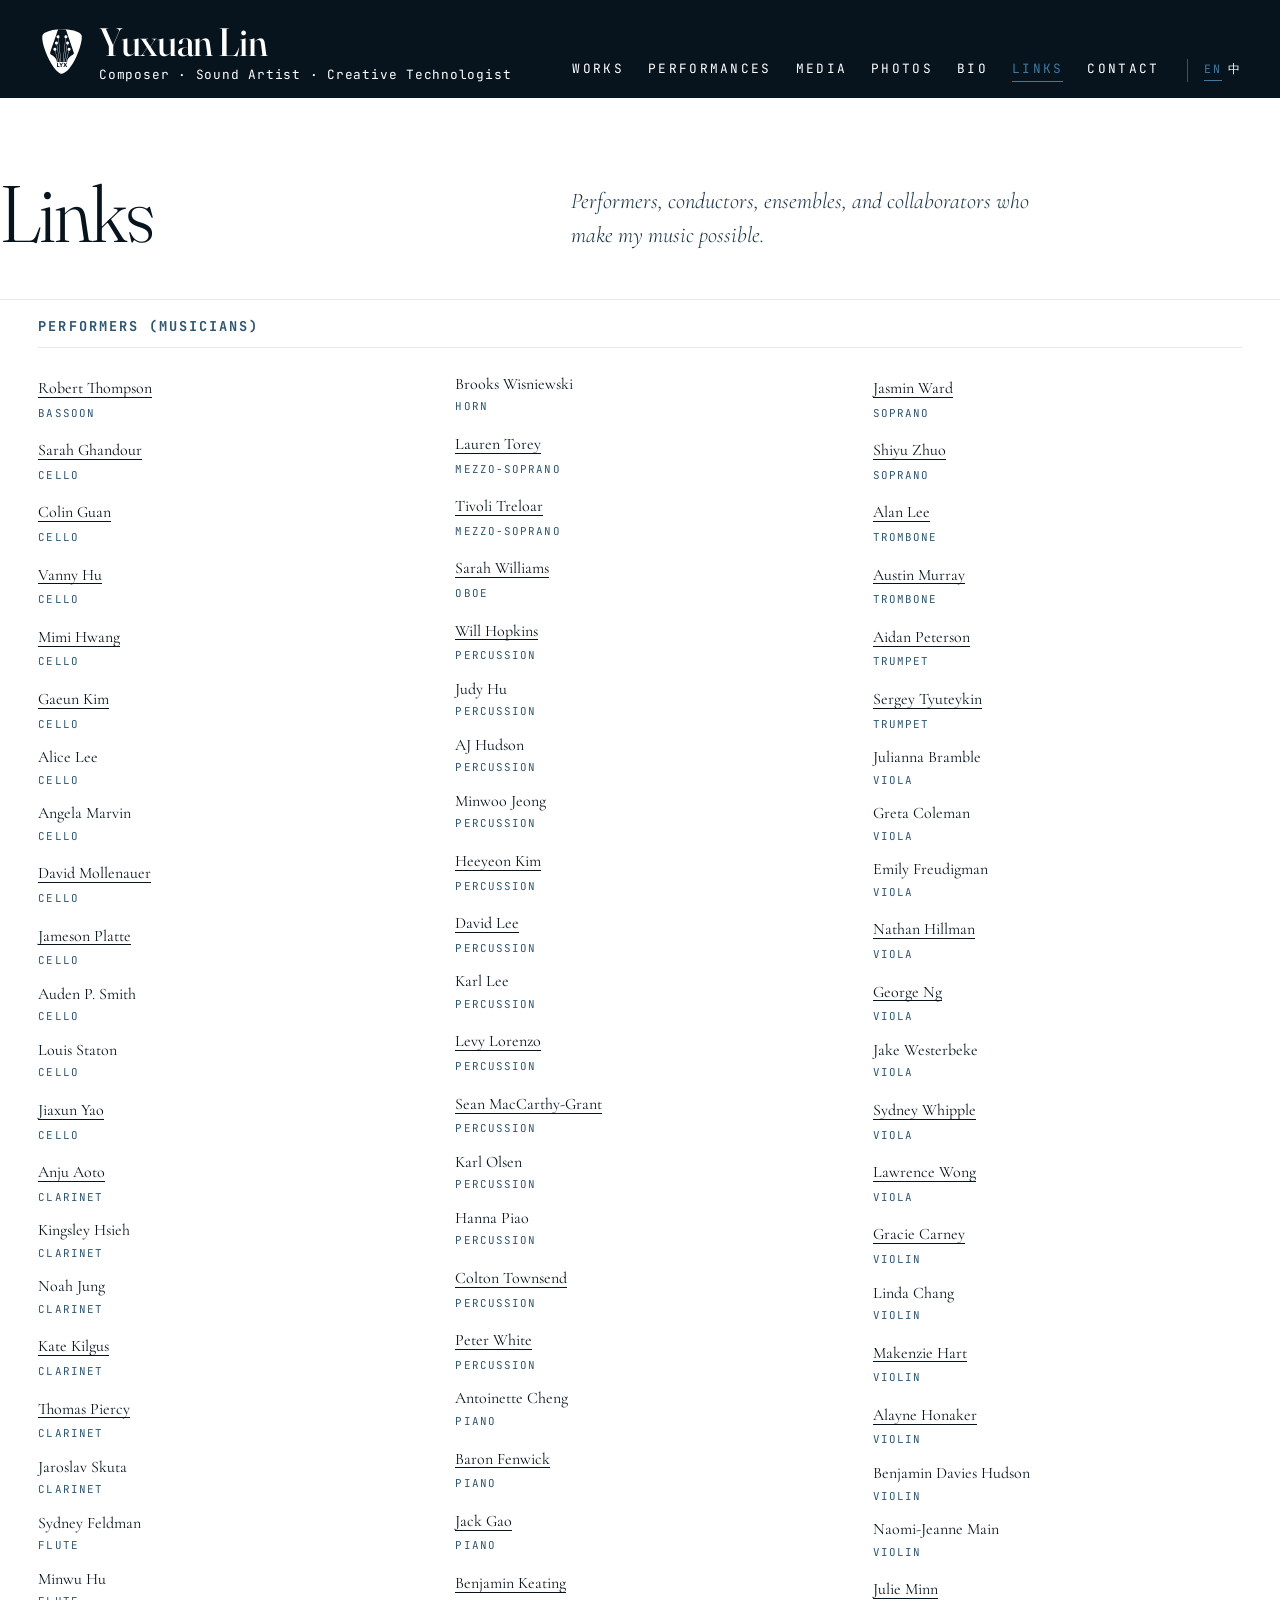
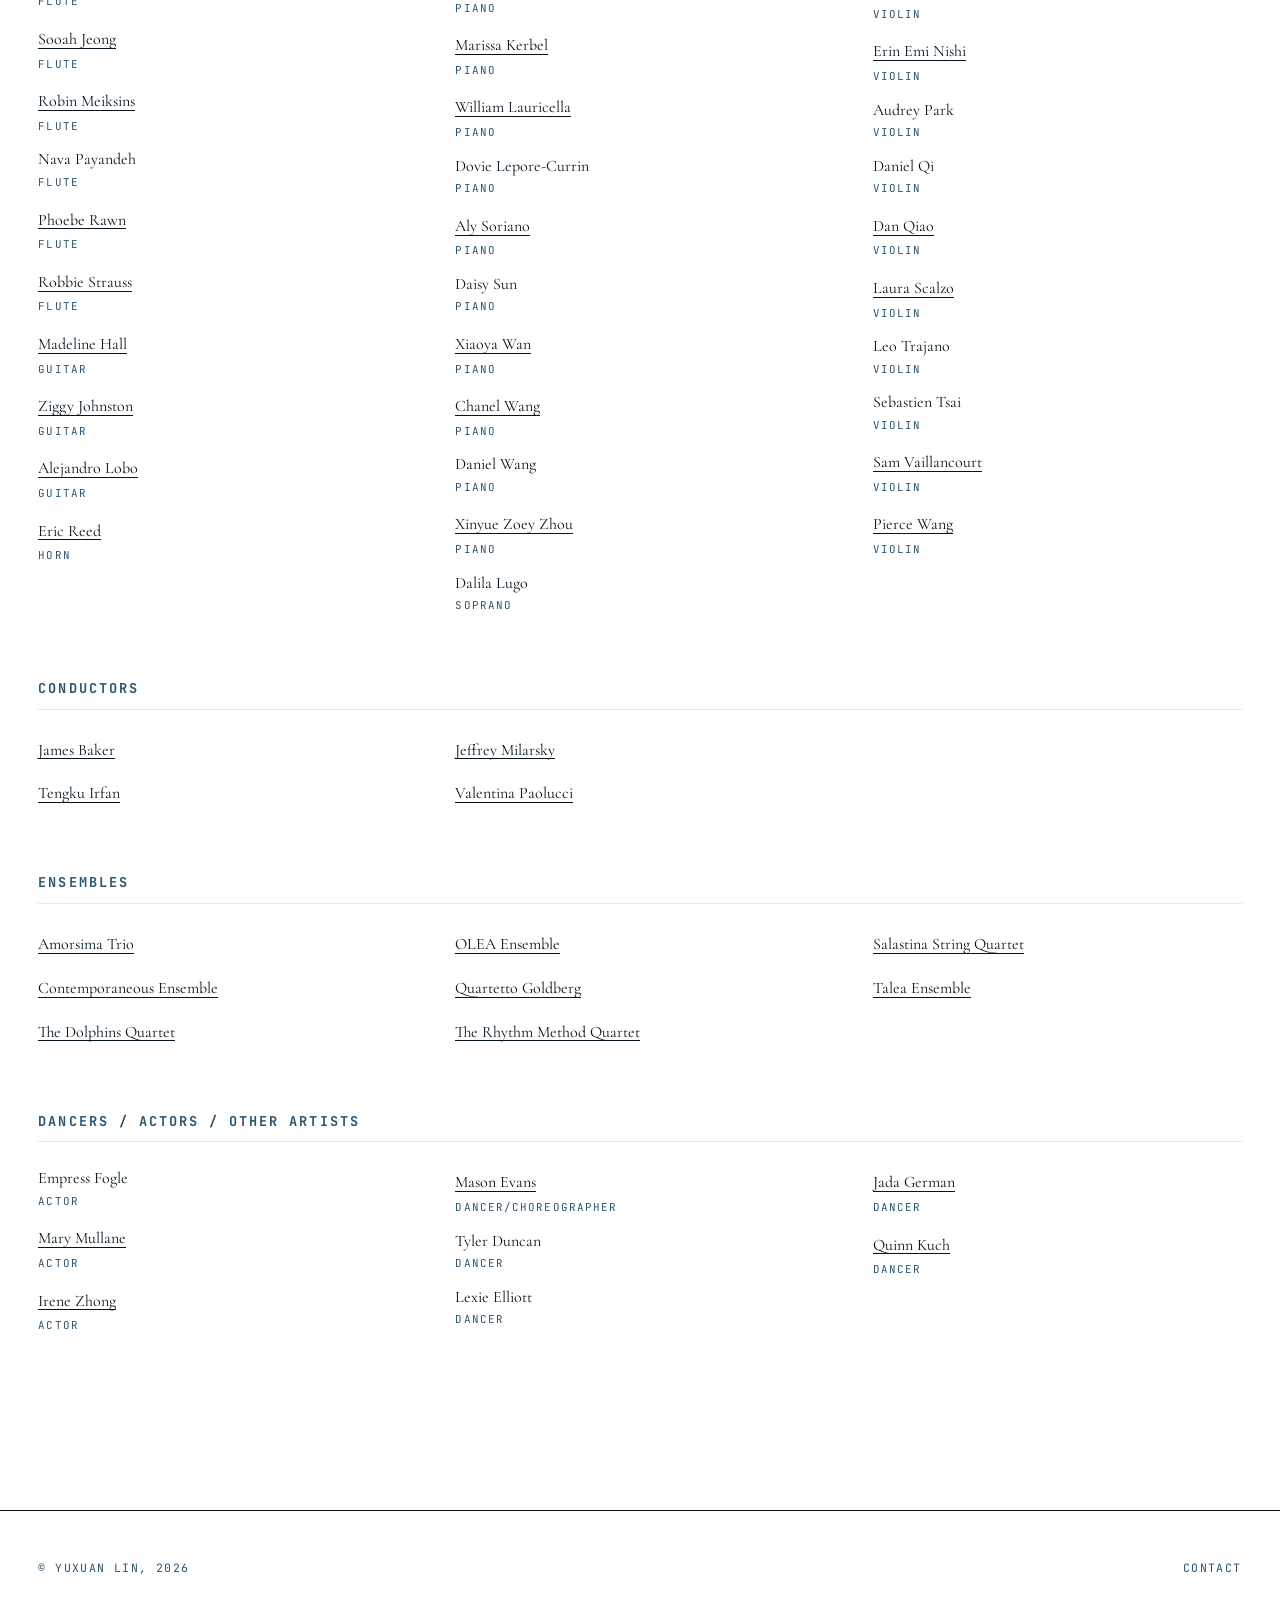
<file: links.html>
<!DOCTYPE html>
<!-- REMINDER: If you edit this file directly, tell Claude afterward — related data files (works-data.js, i18n.js, etc.) may need updating to match. -->
<html lang="en">
<head>
  <meta charset="UTF-8" />
  <meta name="viewport" content="width=device-width, initial-scale=1.0" />
  <title>Links — Yuxuan Lin</title>
  <link rel="icon" type="image/svg+xml" href="assets/logo.svg" />

  <!-- SEO / SOCIAL SHARING — uses the real domain (yuxuanlin.com,
       purchased on Namecheap). This block mirrors the one on
       index.html; see that file for more detailed comments. -->
  <link rel="canonical" href="https://yuxuanlin.com/links.html" />

  <meta property="og:type" content="website" />
  <meta property="og:title" content="Links — Yuxuan Lin" />
  <meta property="og:description" content="Performers, conductors, ensembles, and collaborating artists who have brought Yuxuan Lin's music to life." />
  <meta property="og:url" content="https://yuxuanlin.com/links.html" />
  <meta property="og:image" content="https://yuxuanlin.com/assets/YuxuanLinHeadshot%20copy.JPG" />

  <meta name="twitter:card" content="summary_large_image" />
  <meta name="twitter:title" content="Links — Yuxuan Lin" />
  <meta name="twitter:description" content="Performers, conductors, ensembles, and collaborating artists who have brought Yuxuan Lin's music to life." />
  <meta name="twitter:image" content="https://yuxuanlin.com/assets/YuxuanLinHeadshot%20copy.JPG" />

  <link rel="stylesheet" href="styles.css" />
</head>
<body>

<!-- SITE HEADER — identical on every page. See index.html for full comments. -->
<header class="site-header">
  <div class="wrap header-inner">
    <a href="index.html" class="brand">
      <span class="brand-mark"><svg xmlns="http://www.w3.org/2000/svg" viewBox="1309 155 113 113" aria-hidden="true"><g transform="translate(-73.33)"><path fill="currentColor" d="M1489.47,170.08c-.55-8.5-19.67-14.25-21.2-14.16-21.87-5-52.14-5.8-73.47,5.75-2.26,1.43-6,4.64-6.6,8.41-2,18.34,13.1,57.74,29.71,80.6,11.15,15.43,19.16,16.27,20.92,16.25C1465.81,262,1492.55,189.13,1489.47,170.08Z"/><path fill="white" d="M1410.94,218.24c7,3.74,14.53,10.45,14.51,17.61a.94.94,0,0,0,.94.93h24.89a.93.93,0,0,0,.93-.93h0c0-7.16,7.52-13.87,14.51-17.61a5,5,0,0,0,2.34-6c-4.22-12.26-14.85-43.77-20.19-59.33a133.53,133.53,0,0,0-20-.2c-5.31,15.52-16,47-20.27,59.53A5,5,0,0,0,1410.94,218.24Z"/><path fill="currentColor" d="M1424.57,184.25c4.23-.06,5.34,6,1.45,7.51l7,45h-.89l-7-44.76C1419.68,192.66,1419.07,184.4,1424.57,184.25Z"/><path fill="currentColor" d="M1420.51,200.3c4.29-.05,5.34,6.14,1.37,7.55l7.15,28.93h-.9l-7.1-28.72C1415.58,208.59,1415.13,200.44,1420.51,200.3Z"/><path fill="currentColor" d="M1428.62,168.2c4.23-.06,5.34,6,1.46,7.5l6.54,61.08h-.92l-6.51-60.84C1423.73,176.59,1423.13,168.34,1428.62,168.2Z"/><path fill="currentColor" d="M1449,168.2c-4.23-.06-5.34,6-1.45,7.5L1441,236.78h.93l6.51-60.84C1453.93,176.59,1454.53,168.34,1449,168.2Z"/><path fill="currentColor" d="M1453.13,184.25c-4.23-.06-5.35,6-1.46,7.51l-7,45h.92l7-44.78C1458,192.66,1458.59,184.4,1453.13,184.25Z"/><path fill="currentColor" d="M1457.13,200.3c-4.28-.05-5.34,6.14-1.36,7.55l-7.16,28.93h1l7.09-28.72C1462.13,208.59,1462.58,200.44,1457.13,200.3Z"/><path fill="white" d="M1432.78,247.67c-.06.09.16,2.05-.15,2h-6.32a.15.15,0,0,1-.15-.14V238.72c-.11-.32,2.11-.08,2.2-.15a.15.15,0,0,1,.15.15h0c.14.14-.27,8.83.15,8.8C1428.71,247.59,1433,247.35,1432.78,247.67Z"/><path fill="white" d="M1435.51,245.21l-3.75-6.42a.15.15,0,0,1,.06-.2l.07,0a16.55,16.55,0,0,1,2.54.08l2.26,4.33h.1l2.34-4.33a.13.13,0,0,1,.12-.08h2.3a.13.13,0,0,1,.15.12.12.12,0,0,1,0,.1l-3.76,6.37c-.14.07.18,4.58-.17,4.46-.1-.06-2.32.16-2.22-.14C1435.51,249.4,1435.57,245.27,1435.51,245.21Z"/><path fill="white" d="M1445.42,243.93c.07-.13-3.46-5.41-2.84-5.36a16.33,16.33,0,0,1,2.52.08l2.06,3.87h.09l2.11-3.87a.16.16,0,0,1,.13-.08c.08.09,2.82-.23,2.49.22,0,.15-3.17,5-3,5.19l3.14,5.42c.34.45-2.52.14-2.58.22a.15.15,0,0,1-.13-.07l-2.16-4.07h-.12l-2.28,4.07a.14.14,0,0,1-.12.07h-2.38C1441.72,249.51,1445.63,244.23,1445.42,243.93Z"/></g></svg></span>
      <span class="brand-text">
        <span data-i18n="brand.name">Yuxuan&nbsp;Lin</span>
        <small data-i18n="brand.subtitle">Composer · Sound Artist · Creative Technologist</small>
      </span>
    </a>
    <button class="nav-toggle" aria-label="Toggle navigation">Menu</button>
    <nav class="primary" aria-label="Primary">
      <a href="works.html" data-i18n="nav.works">Works</a>
      <a href="performances.html" data-i18n="nav.performances">Performances</a>
      <a href="projects.html" data-i18n="nav.projects">Media</a>
      <a href="photos.html" data-i18n="nav.photos">Photos</a>
      <a href="bio.html" data-i18n="nav.bio">Bio</a>
      <a href="links.html" data-i18n="nav.links">Links</a>
      <a href="contact.html" data-i18n="nav.contact">Contact</a>
      <div class="lang-switch" role="group" aria-label="Language">
        <button class="lang-btn" data-lang="en">EN</button>
        <button class="lang-btn" data-lang="zh">中</button>
      </div>
    </nav>
  </div>
</header>


<main>

  <!-- PAGE INTRO — two-column header -->
  <section class="wrap page-intro">
    <div>
      <h1 class="display" style="font-size:clamp(2.4rem,7vw,5rem);" data-i18n="links.title">Links</h1>
    </div>
    <p class="lead" data-i18n="links.lead">
      Performers, conductors, ensembles, and collaborators who make my
      music possible.
    </p>
  </section>


  <!-- ════════════════════════════════════════════════════════
       CREDITS DIRECTORY
       Four categories, each rendered as a multi-column list
       (.links-list in styles.css). Entries are name + role, and
       roles are shown in the same order across categories:
       Performers alphabetical by instrument then last name,
       Ensembles alphabetical by name, Other Artists alphabetical
       by role then last name.

       HOW TO ADD A NEW PERSON/ENSEMBLE
       Copy a <p> line within the relevant category's .links-list
       and update the name (and role, if applicable).
       ════════════════════════════════════════════════════════ -->
  <section class="wrap" style="padding-top: 1rem; padding-bottom: 5rem;">

    <div class="links-category">
      <h2 class="links-category-heading">Performers (Musicians)</h2>
      <div class="links-list">
        <p><a class="name" href="https://nac-cna.ca/en/bio/robert-thompson-bassoon" target="_blank" rel="noopener">Robert Thompson</a><span class="role">bassoon</span></p>
        <p><a class="name" href="https://biophony.metropolisensemble.org/artists/sarah-ghandour" target="_blank" rel="noopener">Sarah Ghandour</a><span class="role">cello</span></p>
        <p><a class="name" href="https://colinguan.com/" target="_blank" rel="noopener">Colin Guan</a><span class="role">cello</span></p>
        <p><a class="name" href="https://app.stagetime.com/artists/web_mode/yin-vanny-hu?nl=true" target="_blank" rel="noopener">Vanny Hu</a><span class="role">cello</span></p>
        <p><a class="name" href="https://www.yellowbarn.org/artist/mimi-hwang" target="_blank" rel="noopener">Mimi Hwang</a><span class="role">cello</span></p>
        <p><a class="name" href="https://www.cellistgaeunkim.com/" target="_blank" rel="noopener">Gaeun Kim</a><span class="role">cello</span></p>
        <p><span class="name">Alice Lee</span><span class="role">cello</span></p>
        <p><span class="name">Angela Marvin</span><span class="role">cello</span></p>
        <p><a class="name" href="https://trinity.edu/directory/dmollena" target="_blank" rel="noopener">David Mollenauer</a><span class="role">cello</span></p>
        <p><a class="name" href="https://www.jamesonplatte.com/" target="_blank" rel="noopener">Jameson Platte</a><span class="role">cello</span></p>
        <p><span class="name">Auden P. Smith</span><span class="role">cello</span></p>
        <p><span class="name">Louis Staton</span><span class="role">cello</span></p>
        <p><a class="name" href="https://queenelisabethcompetition.be/en/candidates/jiaxun-yao/6008/" target="_blank" rel="noopener">Jiaxun Yao</a><span class="role">cello</span></p>
        <p><a class="name" href="https://www.anjuaoto.com/" target="_blank" rel="noopener">Anju Aoto</a><span class="role">clarinet</span></p>
        <p><span class="name">Kingsley Hsieh</span><span class="role">clarinet</span></p>
        <p><span class="name">Noah Jung</span><span class="role">clarinet</span></p>
        <p><a class="name" href="https://katekilgus.com/" target="_blank" rel="noopener">Kate Kilgus</a><span class="role">clarinet</span></p>
        <p><a class="name" href="https://www.thomaspiercy.com/" target="_blank" rel="noopener">Thomas Piercy</a><span class="role">clarinet</span></p>
        <p><span class="name">Jaroslav Skuta</span><span class="role">clarinet</span></p>
        <p><span class="name">Sydney Feldman</span><span class="role">flute</span></p>
        <p><span class="name">Minwu Hu</span><span class="role">flute</span></p>
        <p><a class="name" href="https://sooahjeon.com/bbs/content.php?code=Profile" target="_blank" rel="noopener">Sooah Jeong</a><span class="role">flute</span></p>
        <p><a class="name" href="https://robinmeiksins.com/" target="_blank" rel="noopener">Robin Meiksins</a><span class="role">flute</span></p>
        <p><span class="name">Nava Payandeh</span><span class="role">flute</span></p>
        <p><a class="name" href="https://app.stagetime.com/artists/web_mode/phoebe-rawn?nl=true" target="_blank" rel="noopener">Phoebe Rawn</a><span class="role">flute</span></p>
        <p><a class="name" href="https://robbiestrauss.com/" target="_blank" rel="noopener">Robbie Strauss</a><span class="role">flute</span></p>
        <p><a class="name" href="https://www.madelinehallmusic.com/" target="_blank" rel="noopener">Madeline Hall</a><span class="role">guitar</span></p>
        <p><a class="name" href="https://www.ziggyandmiles.com/" target="_blank" rel="noopener">Ziggy Johnston</a><span class="role">guitar</span></p>
        <p><a class="name" href="https://alejandrolobo.weebly.com/" target="_blank" rel="noopener">Alejandro Lobo</a><span class="role">guitar</span></p>
        <p><a class="name" href="https://ericreedhorn.com/" target="_blank" rel="noopener">Eric Reed</a><span class="role">horn</span></p>
        <p><span class="name">Brooks Wisniewski</span><span class="role">horn</span></p>
        <p><a class="name" href="https://www.laurentorey.com/" target="_blank" rel="noopener">Lauren Torey</a><span class="role">mezzo-soprano</span></p>
        <p><a class="name" href="https://www.tivolitreloar.com/" target="_blank" rel="noopener">Tivoli Treloar</a><span class="role">mezzo-soprano</span></p>
        <p><a class="name" href="https://www.sarahwilliamsoboe.com/" target="_blank" rel="noopener">Sarah Williams</a><span class="role">oboe</span></p>
        <p><a class="name" href="https://will-hopkins.com/" target="_blank" rel="noopener">Will Hopkins</a><span class="role">percussion</span></p>
        <p><span class="name">Judy Hu</span><span class="role">percussion</span></p>
        <p><span class="name">AJ Hudson</span><span class="role">percussion</span></p>
        <p><span class="name">Minwoo Jeong</span><span class="role">percussion</span></p>
        <p><a class="name" href="https://app.stagetime.com/artists/heeyeon-kim?nl=true" target="_blank" rel="noopener">Heeyeon Kim</a><span class="role">percussion</span></p>
        <p><a class="name" href="https://www.davidchunginlee.com/" target="_blank" rel="noopener">David Lee</a><span class="role">percussion</span></p>
        <p><span class="name">Karl Lee</span><span class="role">percussion</span></p>
        <p><a class="name" href="https://www.levylorenzo.com/" target="_blank" rel="noopener">Levy Lorenzo</a><span class="role">percussion</span></p>
        <p><a class="name" href="https://seanmg.com/" target="_blank" rel="noopener">Sean MacCarthy-Grant</a><span class="role">percussion</span></p>
        <p><span class="name">Karl Olsen</span><span class="role">percussion</span></p>
        <p><span class="name">Hanna Piao</span><span class="role">percussion</span></p>
        <p><a class="name" href="https://coltontownsendmusic.com/" target="_blank" rel="noopener">Colton Townsend</a><span class="role">percussion</span></p>
        <p><a class="name" href="https://www.peterwhiteperc.com/" target="_blank" rel="noopener">Peter White</a><span class="role">percussion</span></p>
        <p><span class="name">Antoinette Cheng</span><span class="role">piano</span></p>
        <p><a class="name" href="http://baronfenwick.com/" target="_blank" rel="noopener">Baron Fenwick</a><span class="role">piano</span></p>
        <p><a class="name" href="https://en.wikipedia.org/wiki/Jack_Gao" target="_blank" rel="noopener">Jack Gao</a><span class="role">piano</span></p>
        <p><a class="name" href="https://www.benjaminkeatingmusic.com/" target="_blank" rel="noopener">Benjamin Keating</a><span class="role">piano</span></p>
        <p><a class="name" href="https://www.marissakerbel.com/" target="_blank" rel="noopener">Marissa Kerbel</a><span class="role">piano</span></p>
        <p><a class="name" href="https://www.williamlauricella.com/" target="_blank" rel="noopener">William Lauricella</a><span class="role">piano</span></p>
        <p><span class="name">Dovie Lepore-Currin</span><span class="role">piano</span></p>
        <p><a class="name" href="https://musik21.com/alyssa-soriano/" target="_blank" rel="noopener">Aly Soriano</a><span class="role">piano</span></p>
        <p><span class="name">Daisy Sun</span><span class="role">piano</span></p>
        <p><a class="name" href="https://pianotexas.tcu.edu/artists/profile/young-artists/2023/xiaoya-wan.php" target="_blank" rel="noopener">Xiaoya Wan</a><span class="role">piano</span></p>
        <p><a class="name" href="https://chopin2020.pl/en/competitors/139/chanel-wang" target="_blank" rel="noopener">Chanel Wang</a><span class="role">piano</span></p>
        <p><span class="name">Daniel Wang</span><span class="role">piano</span></p>
        <p><a class="name" href="https://zoey-zhou.com/" target="_blank" rel="noopener">Xinyue Zoey Zhou</a><span class="role">piano</span></p>
        <p><span class="name">Dalila Lugo</span><span class="role">soprano</span></p>
        <p><a class="name" href="https://www.jasminward.com/" target="_blank" rel="noopener">Jasmin Ward</a><span class="role">soprano</span></p>
        <p><a class="name" href="https://festivalnapavalley.org/artists/shiyu-zhuo/" target="_blank" rel="noopener">Shiyu Zhuo</a><span class="role">soprano</span></p>
        <p><a class="name" href="https://www.tianjinjuilliard.edu.cn/faculty/lee-allen" target="_blank" rel="noopener">Alan Lee</a><span class="role">trombone</span></p>
        <p><a class="name" href="https://app.stagetime.com/artists/web_mode/austin-murray?nl=true" target="_blank" rel="noopener">Austin Murray</a><span class="role">trombone</span></p>
        <p><a class="name" href="https://aidanmpeterson.wixsite.com/bugleboy" target="_blank" rel="noopener">Aidan Peterson</a><span class="role">trumpet</span></p>
        <p><a class="name" href="https://www.tianjinjuilliard.edu.cn/faculty/sergey-tyuteykin" target="_blank" rel="noopener">Sergey Tyuteykin</a><span class="role">trumpet</span></p>
        <p><span class="name">Julianna Bramble</span><span class="role">viola</span></p>
        <p><span class="name">Greta Coleman</span><span class="role">viola</span></p>
        <p><span class="name">Emily Freudigman</span><span class="role">viola</span></p>
        <p><a class="name" href="https://themusicspace.com/personnel/nathanhillman" target="_blank" rel="noopener">Nathan Hillman</a><span class="role">viola</span></p>
        <p><a class="name" href="https://bergenphilharmonic.org/guest-artists/" target="_blank" rel="noopener">George Ng</a><span class="role">viola</span></p>
        <p><span class="name">Jake Westerbeke</span><span class="role">viola</span></p>
        <p><a class="name" href="https://www.sydneywhippleviolist.com/" target="_blank" rel="noopener">Sydney Whipple</a><span class="role">viola</span></p>
        <p><a class="name" href="https://www.lawrencewongmusic.com/about" target="_blank" rel="noopener">Lawrence Wong</a><span class="role">viola</span></p>
        <p><a class="name" href="https://balancecampaign.com/who-we-are" target="_blank" rel="noopener">Gracie Carney</a><span class="role">violin</span></p>
        <p><span class="name">Linda Chang</span><span class="role">violin</span></p>
        <p><a class="name" href="https://www.makenziehartofficial.com/" target="_blank" rel="noopener">Makenzie Hart</a><span class="role">violin</span></p>
        <p><a class="name" href="https://alaynehonaker.com/" target="_blank" rel="noopener">Alayne Honaker</a><span class="role">violin</span></p>
        <p><span class="name">Benjamin Davies Hudson</span><span class="role">violin</span></p>
        <p><span class="name">Naomi-Jeanne Main</span><span class="role">violin</span></p>
        <p><a class="name" href="https://musicacademy.org/profile/julie-minn/" target="_blank" rel="noopener">Julie Minn</a><span class="role">violin</span></p>
        <p><a class="name" href="https://erineminishi.com/" target="_blank" rel="noopener">Erin Emi Nishi</a><span class="role">violin</span></p>
        <p><span class="name">Audrey Park</span><span class="role">violin</span></p>
        <p><span class="name">Daniel Qi</span><span class="role">violin</span></p>
        <p><a class="name" href="https://www.danqiaoviolin.com/" target="_blank" rel="noopener">Dan Qiao</a><span class="role">violin</span></p>
        <p><a class="name" href="https://www.laurascalzoviolin.com/" target="_blank" rel="noopener">Laura Scalzo</a><span class="role">violin</span></p>
        <p><span class="name">Leo Trajano</span><span class="role">violin</span></p>
        <p><span class="name">Sebastien Tsai</span><span class="role">violin</span></p>
        <p><a class="name" href="https://www.aso.org/artists/detail/sam-vaillancourt" target="_blank" rel="noopener">Sam Vaillancourt</a><span class="role">violin</span></p>
        <p><a class="name" href="https://piercewang.com/" target="_blank" rel="noopener">Pierce Wang</a><span class="role">violin</span></p>
      </div><!-- end .links-list -->
    </div><!-- end .links-category -->

    <div class="links-category">
      <h2 class="links-category-heading">Conductors</h2>
      <div class="links-list">
        <p><a class="name" href="https://www.newschool.edu/mannes/faculty/james-baker/" target="_blank" rel="noopener">James Baker</a></p>
        <p><a class="name" href="https://www.tengkuirfan.com/" target="_blank" rel="noopener">Tengku Irfan</a></p>
        <p><a class="name" href="https://www.juilliard.edu/music/faculty/milarsky-jeffrey" target="_blank" rel="noopener">Jeffrey Milarsky</a></p>
        <p><a class="name" href="https://www.valentinapaolucciconductor.com/" target="_blank" rel="noopener">Valentina Paolucci</a></p>
      </div><!-- end .links-list -->
    </div><!-- end .links-category -->

    <div class="links-category">
      <h2 class="links-category-heading">Ensembles</h2>
      <div class="links-list">
        <p><a class="name" href="https://www.amorsima.com/home" target="_blank" rel="noopener">Amorsima Trio</a></p>
        <p><a class="name" href="https://www.contemporaneous.org/" target="_blank" rel="noopener">Contemporaneous Ensemble</a></p>
        <p><a class="name" href="https://thedolphinsquartet.com/" target="_blank" rel="noopener">The Dolphins Quartet</a></p>
        <p><a class="name" href="https://www.oleaensemble.com/about/olea" target="_blank" rel="noopener">OLEA Ensemble</a></p>
        <p><a class="name" href="https://www.quartetto-goldberg.com/" target="_blank" rel="noopener">Quartetto Goldberg</a></p>
        <p><a class="name" href="https://www.therhythmmethod.nyc/" target="_blank" rel="noopener">The Rhythm Method Quartet</a></p>
        <p><a class="name" href="https://www.salastina.org/" target="_blank" rel="noopener">Salastina String Quartet</a></p>
        <p><a class="name" href="https://www.taleaensemble.org/" target="_blank" rel="noopener">Talea Ensemble</a></p>
      </div><!-- end .links-list -->
    </div><!-- end .links-category -->

    <div class="links-category">
      <h2 class="links-category-heading">Dancers / Actors / Other Artists</h2>
      <div class="links-list">
        <p><span class="name">Empress Fogle</span><span class="role">actor</span></p>
        <p><a class="name" href="https://www.trinityrep.com/people/mary-mullane/" target="_blank" rel="noopener">Mary Mullane</a><span class="role">actor</span></p>
        <p><a class="name" href="https://www.backstage.com/u/irene-zhong/" target="_blank" rel="noopener">Irene Zhong</a><span class="role">actor</span></p>
        <p><a class="name" href="https://ailey.org/people/mason-evans" target="_blank" rel="noopener">Mason Evans</a><span class="role">dancer/choreographer</span></p>
        <p><span class="name">Tyler Duncan</span><span class="role">dancer</span></p>
        <p><span class="name">Lexie Elliott</span><span class="role">dancer</span></p>
        <p><a class="name" href="https://www.broadwayworld.com/people/Jada-German/" target="_blank" rel="noopener">Jada German</a><span class="role">dancer</span></p>
        <p><a class="name" href="https://www.thewolfinterval.org/bio-quinn-kuch" target="_blank" rel="noopener">Quinn Kuch</a><span class="role">dancer</span></p>
      </div><!-- end .links-list -->
    </div><!-- end .links-category -->

  </section>

</main>


<!-- SITE FOOTER — identical on every page -->
<footer class="site-footer">
  <div class="wrap footer-inner">
    <div>© Yuxuan Lin, 2026</div>
    <div><a href="contact.html" data-i18n="footer.contact">Contact</a></div>
  </div>
</footer>

<script src="i18n.js"></script>
<script src="main.js"></script>
</body>
</html>
</file>
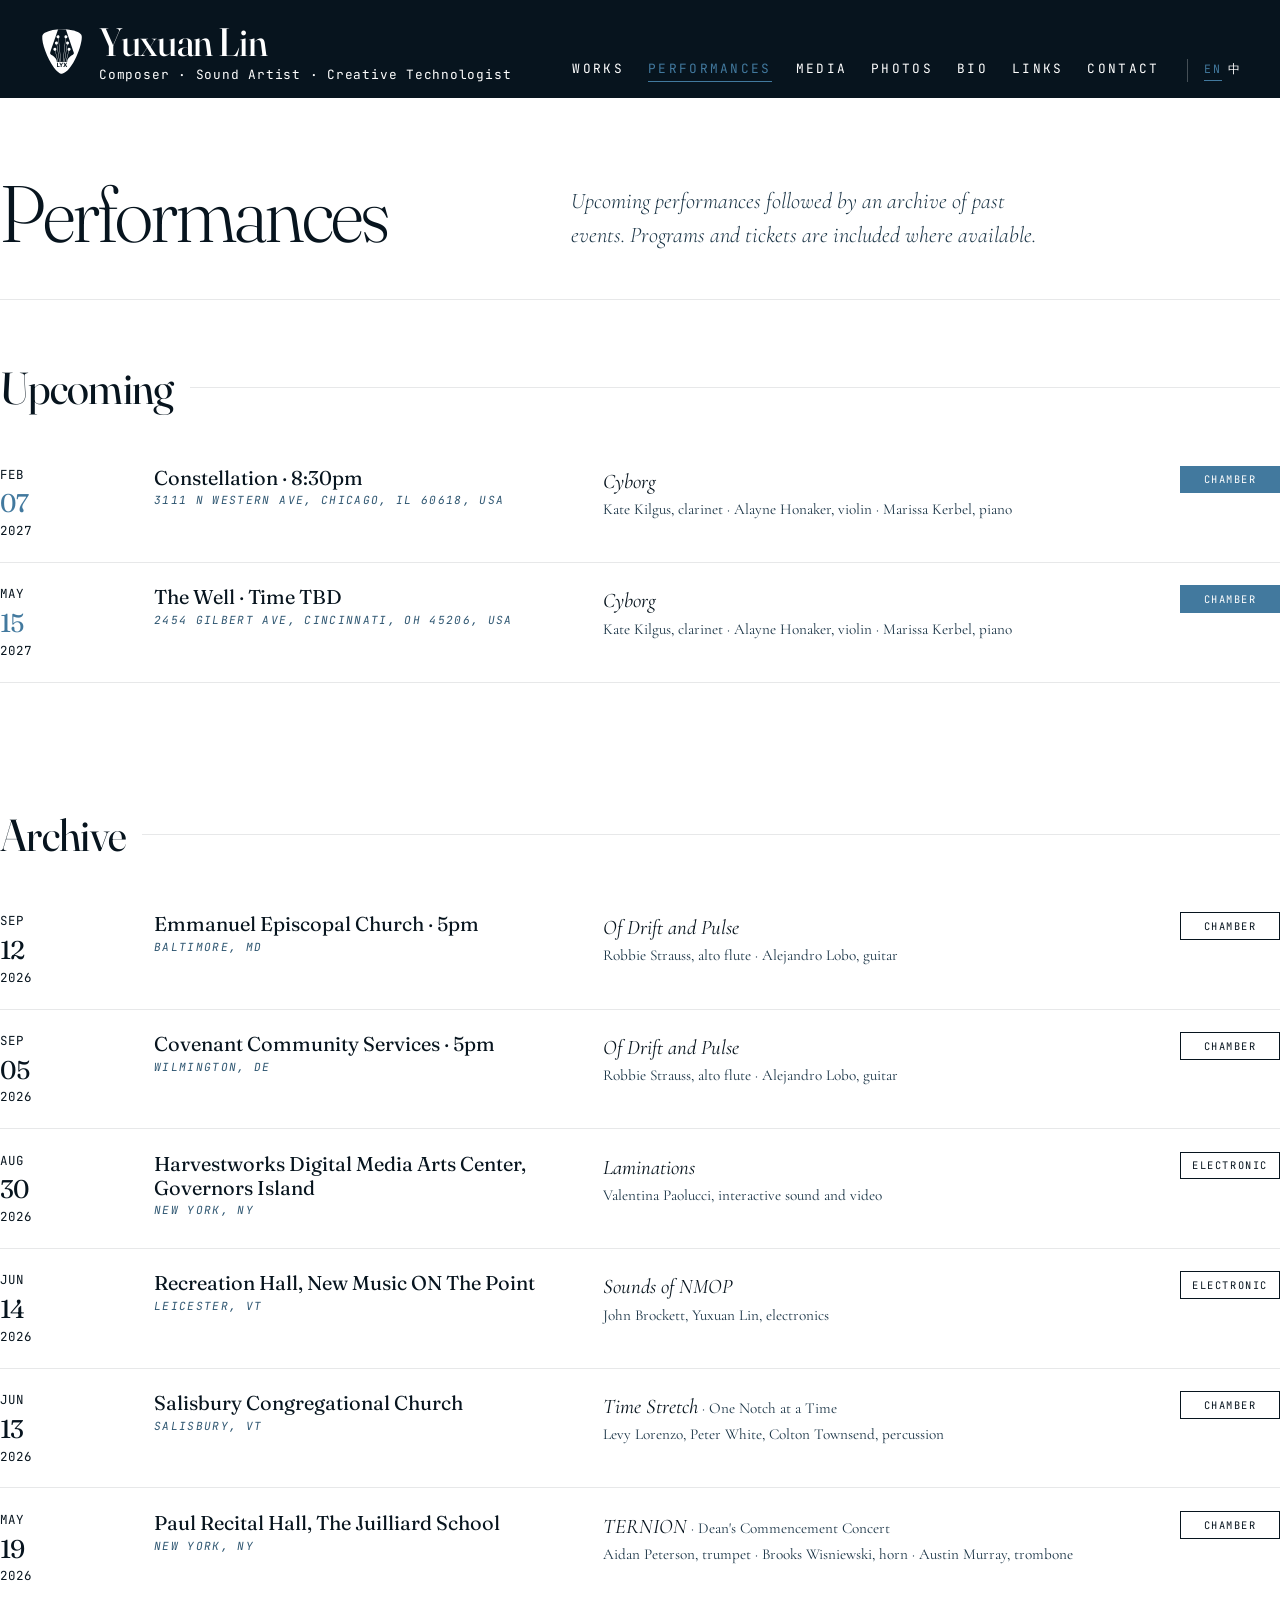
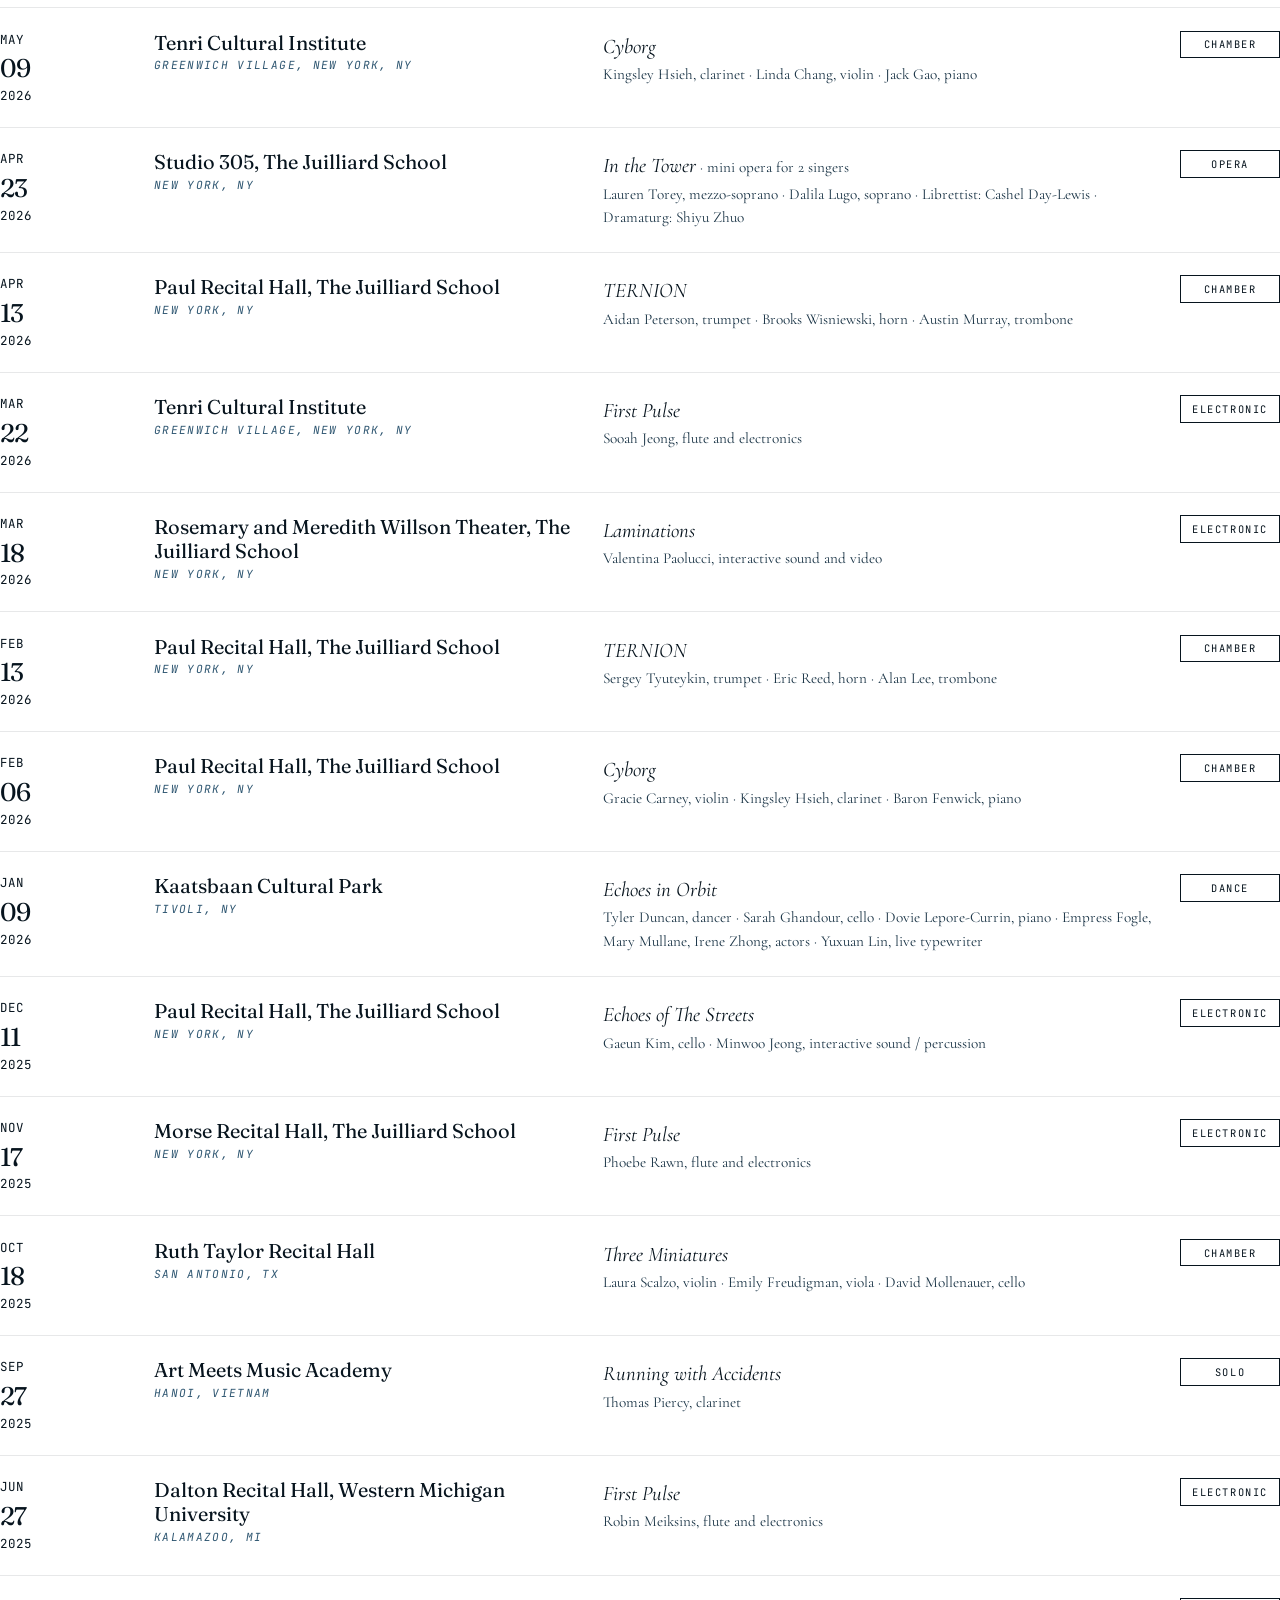
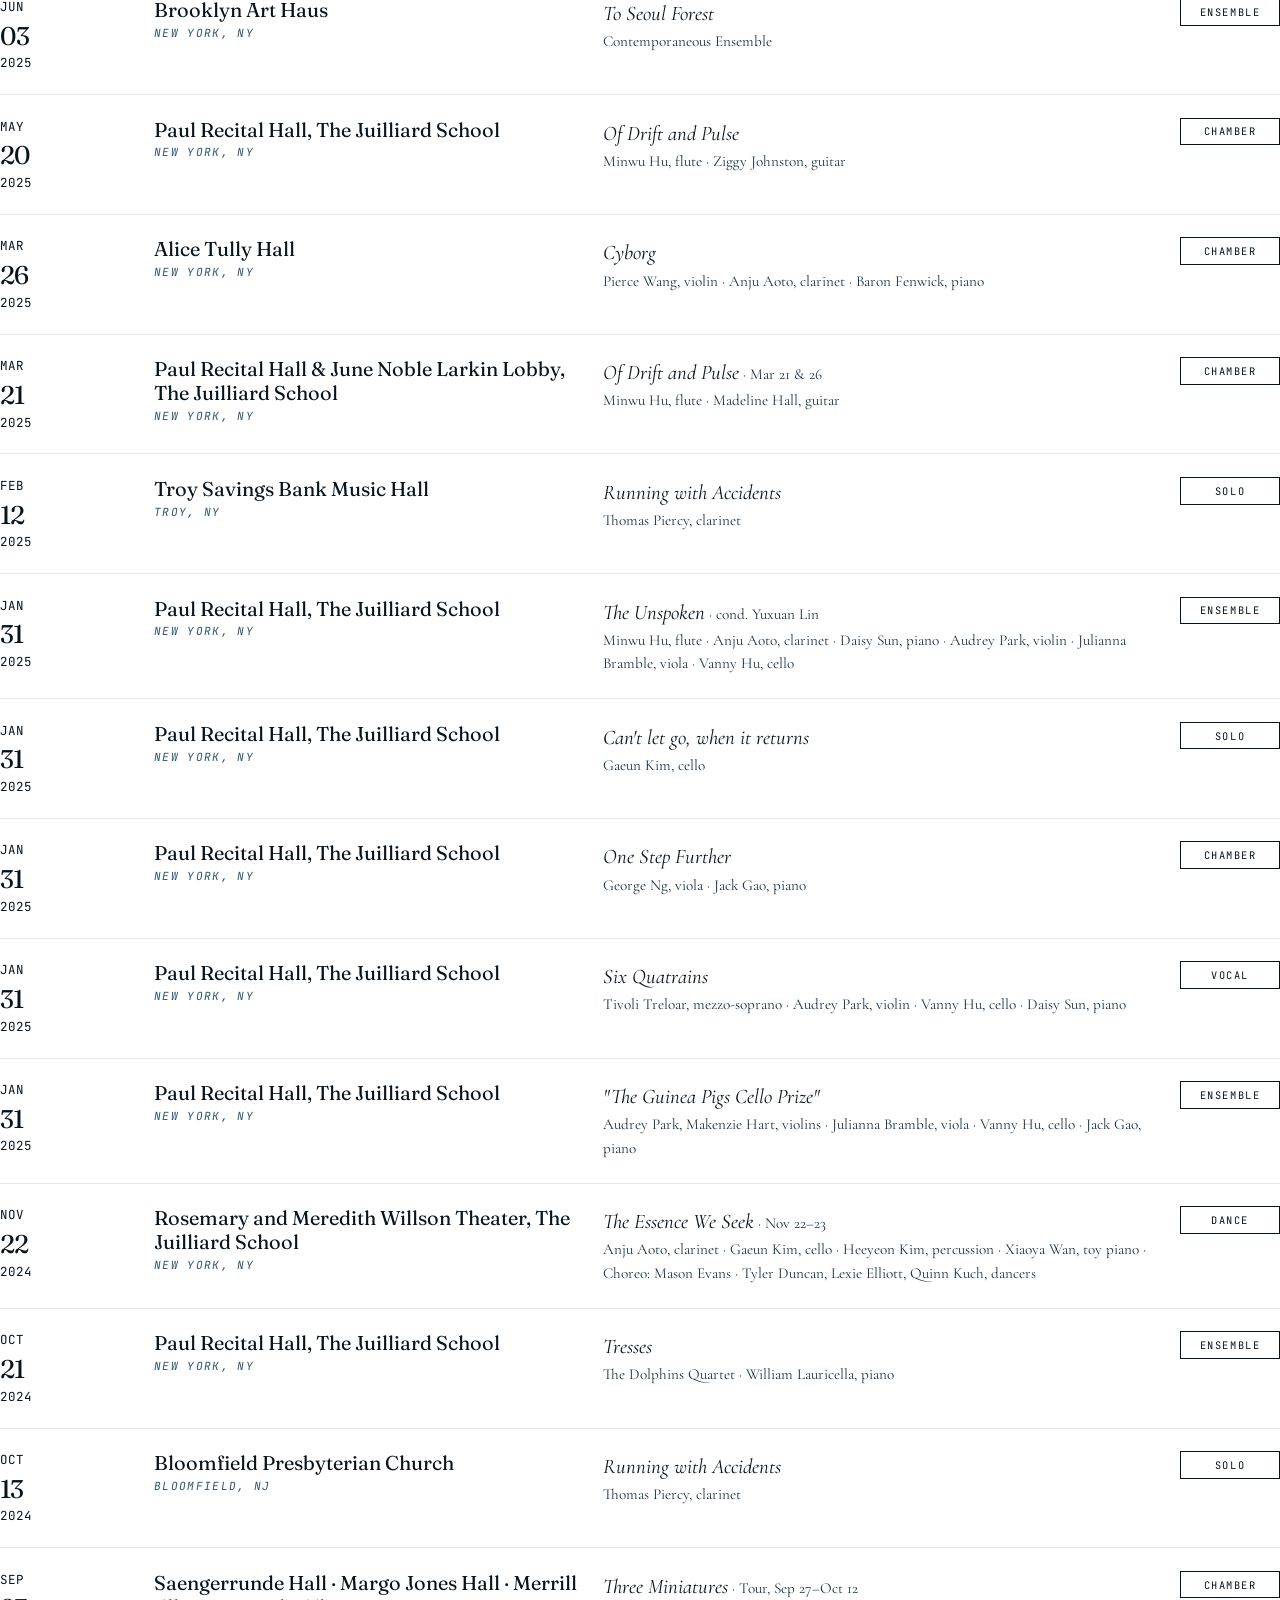
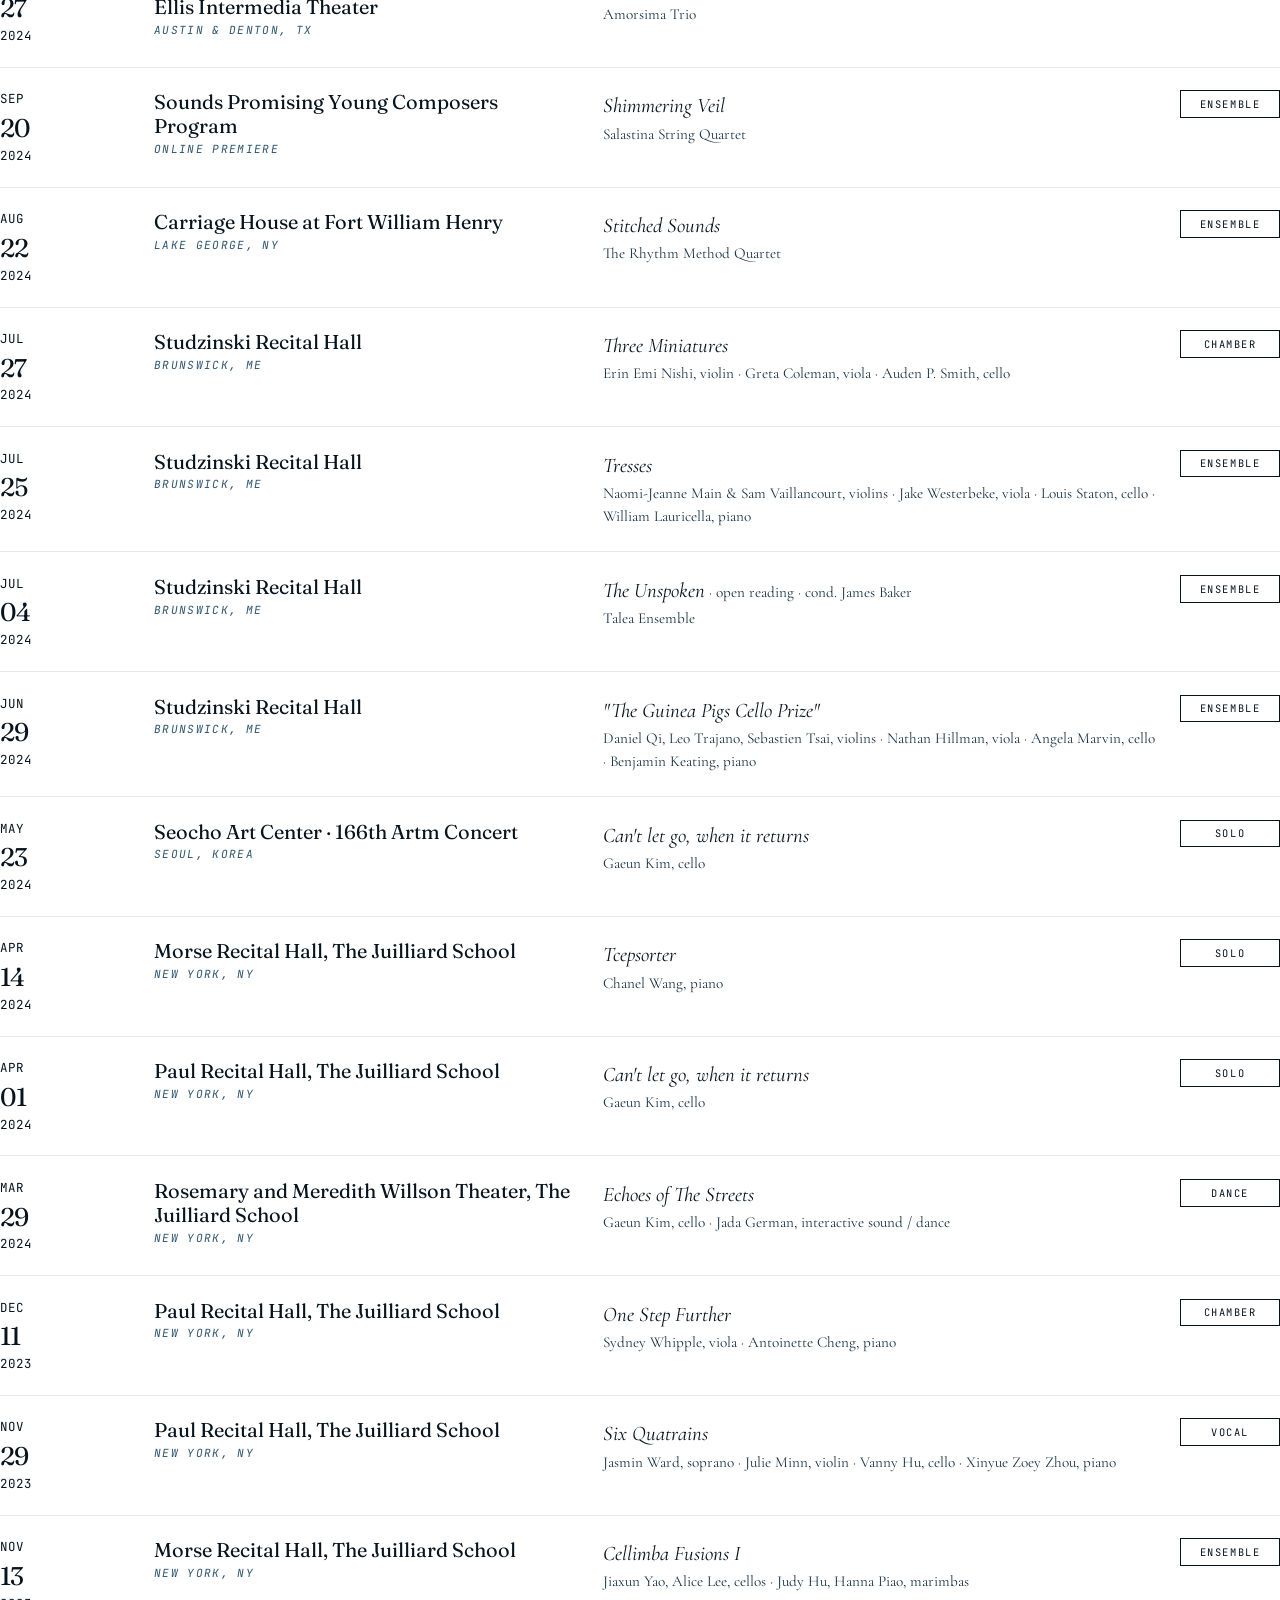
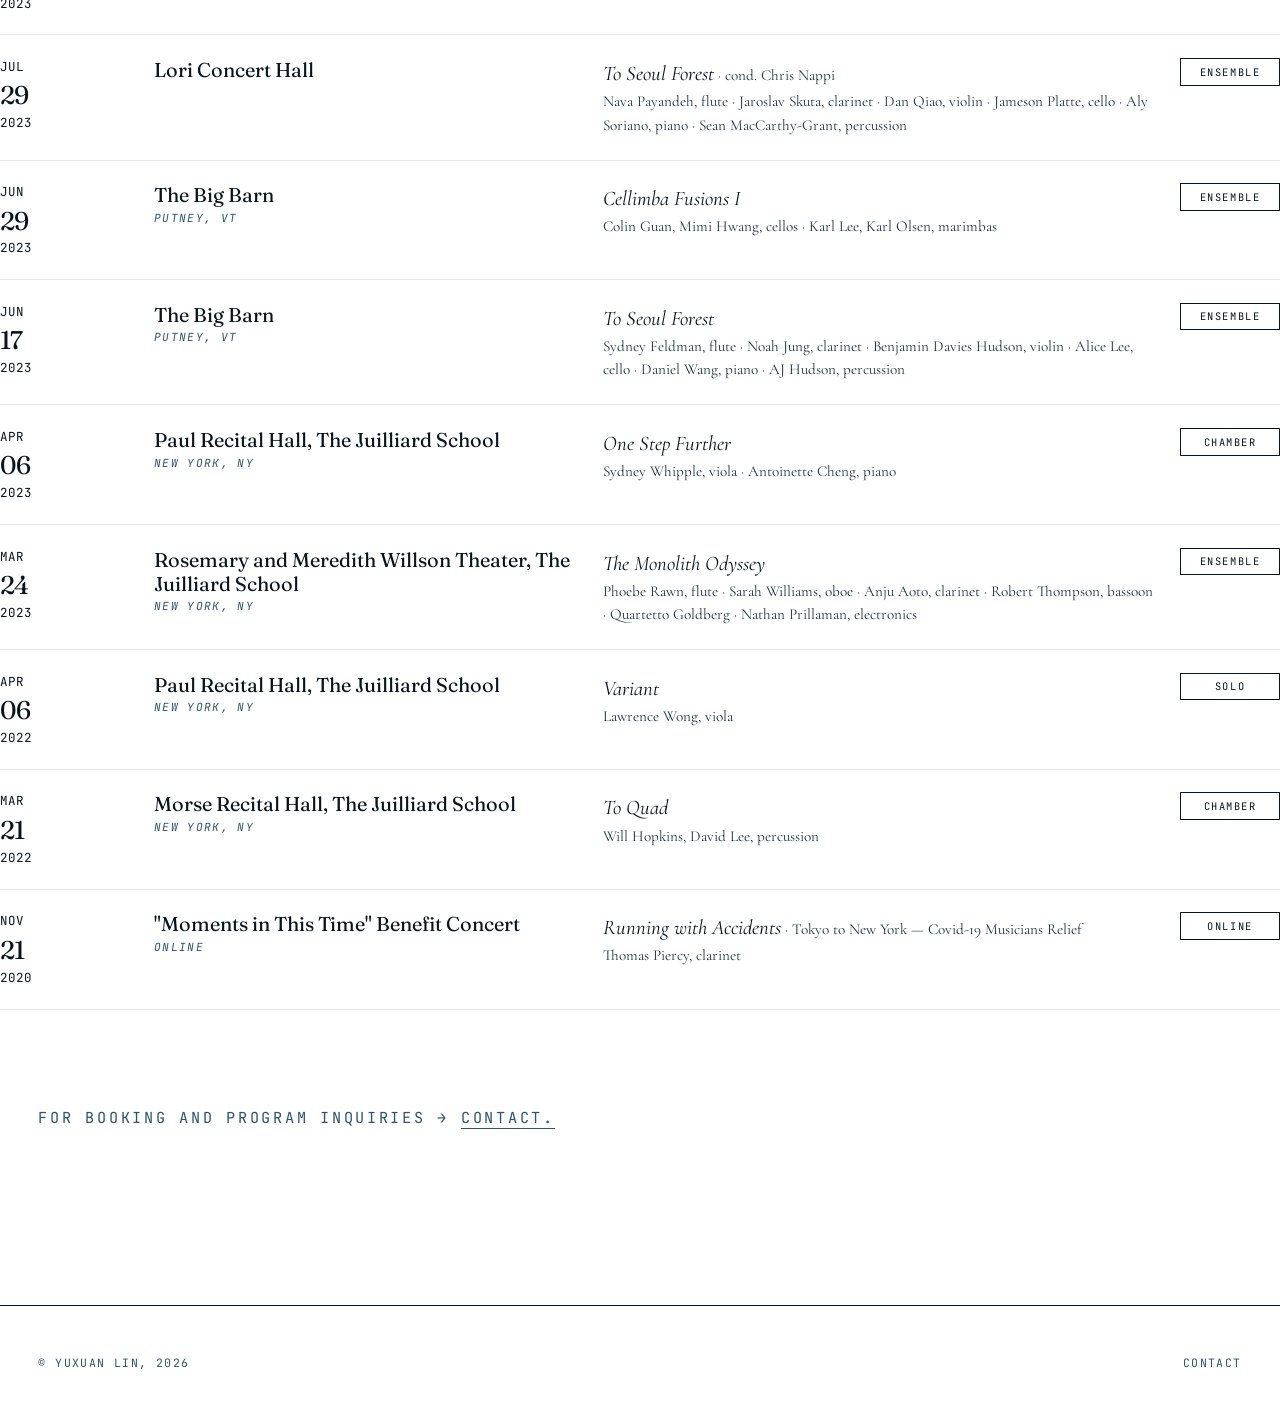
<file: performances.html>
<!DOCTYPE html>
<!-- REMINDER: If you edit this file directly, tell Claude afterward — related data files (works-data.js, i18n.js, etc.) may need updating to match. -->
<html lang="en">
<head>
  <meta charset="UTF-8" />
  <meta name="viewport" content="width=device-width, initial-scale=1.0" />
  <title>Performances — Yuxuan Lin</title>
  <link rel="icon" type="image/svg+xml" href="assets/logo.svg" />
  <!-- SEO / SOCIAL SHARING — uses the real domain (yuxuanlin.com,
       purchased on Namecheap). This block mirrors the one on
       index.html; see that file for more detailed comments. -->
  <link rel="canonical" href="https://yuxuanlin.com/performances.html" />

  <meta property="og:type" content="website" />
  <meta property="og:title" content="Performances — Yuxuan Lin" />
  <meta property="og:description" content="Upcoming concerts and premieres, plus an archive of past performances by composer Yuxuan Lin." />
  <meta property="og:url" content="https://yuxuanlin.com/performances.html" />
  <meta property="og:image" content="https://yuxuanlin.com/assets/YuxuanLinHeadshot%20copy.JPG" />

  <meta name="twitter:card" content="summary_large_image" />
  <meta name="twitter:title" content="Performances — Yuxuan Lin" />
  <meta name="twitter:description" content="Upcoming concerts and premieres, plus an archive of past performances by composer Yuxuan Lin." />
  <meta name="twitter:image" content="https://yuxuanlin.com/assets/YuxuanLinHeadshot%20copy.JPG" />

  <link rel="stylesheet" href="styles.css" />
</head>
<body>

<!-- SITE HEADER — identical on every page. See index.html for full comments. -->
<header class="site-header">
  <div class="wrap header-inner">
    <a href="index.html" class="brand">
      <span class="brand-mark"><svg xmlns="http://www.w3.org/2000/svg" viewBox="1309 155 113 113" aria-hidden="true"><g transform="translate(-73.33)"><path fill="currentColor" d="M1489.47,170.08c-.55-8.5-19.67-14.25-21.2-14.16-21.87-5-52.14-5.8-73.47,5.75-2.26,1.43-6,4.64-6.6,8.41-2,18.34,13.1,57.74,29.71,80.6,11.15,15.43,19.16,16.27,20.92,16.25C1465.81,262,1492.55,189.13,1489.47,170.08Z"/><path fill="white" d="M1410.94,218.24c7,3.74,14.53,10.45,14.51,17.61a.94.94,0,0,0,.94.93h24.89a.93.93,0,0,0,.93-.93h0c0-7.16,7.52-13.87,14.51-17.61a5,5,0,0,0,2.34-6c-4.22-12.26-14.85-43.77-20.19-59.33a133.53,133.53,0,0,0-20-.2c-5.31,15.52-16,47-20.27,59.53A5,5,0,0,0,1410.94,218.24Z"/><path fill="currentColor" d="M1424.57,184.25c4.23-.06,5.34,6,1.45,7.51l7,45h-.89l-7-44.76C1419.68,192.66,1419.07,184.4,1424.57,184.25Z"/><path fill="currentColor" d="M1420.51,200.3c4.29-.05,5.34,6.14,1.37,7.55l7.15,28.93h-.9l-7.1-28.72C1415.58,208.59,1415.13,200.44,1420.51,200.3Z"/><path fill="currentColor" d="M1428.62,168.2c4.23-.06,5.34,6,1.46,7.5l6.54,61.08h-.92l-6.51-60.84C1423.73,176.59,1423.13,168.34,1428.62,168.2Z"/><path fill="currentColor" d="M1449,168.2c-4.23-.06-5.34,6-1.45,7.5L1441,236.78h.93l6.51-60.84C1453.93,176.59,1454.53,168.34,1449,168.2Z"/><path fill="currentColor" d="M1453.13,184.25c-4.23-.06-5.35,6-1.46,7.51l-7,45h.92l7-44.78C1458,192.66,1458.59,184.4,1453.13,184.25Z"/><path fill="currentColor" d="M1457.13,200.3c-4.28-.05-5.34,6.14-1.36,7.55l-7.16,28.93h1l7.09-28.72C1462.13,208.59,1462.58,200.44,1457.13,200.3Z"/><path fill="white" d="M1432.78,247.67c-.06.09.16,2.05-.15,2h-6.32a.15.15,0,0,1-.15-.14V238.72c-.11-.32,2.11-.08,2.2-.15a.15.15,0,0,1,.15.15h0c.14.14-.27,8.83.15,8.8C1428.71,247.59,1433,247.35,1432.78,247.67Z"/><path fill="white" d="M1435.51,245.21l-3.75-6.42a.15.15,0,0,1,.06-.2l.07,0a16.55,16.55,0,0,1,2.54.08l2.26,4.33h.1l2.34-4.33a.13.13,0,0,1,.12-.08h2.3a.13.13,0,0,1,.15.12.12.12,0,0,1,0,.1l-3.76,6.37c-.14.07.18,4.58-.17,4.46-.1-.06-2.32.16-2.22-.14C1435.51,249.4,1435.57,245.27,1435.51,245.21Z"/><path fill="white" d="M1445.42,243.93c.07-.13-3.46-5.41-2.84-5.36a16.33,16.33,0,0,1,2.52.08l2.06,3.87h.09l2.11-3.87a.16.16,0,0,1,.13-.08c.08.09,2.82-.23,2.49.22,0,.15-3.17,5-3,5.19l3.14,5.42c.34.45-2.52.14-2.58.22a.15.15,0,0,1-.13-.07l-2.16-4.07h-.12l-2.28,4.07a.14.14,0,0,1-.12.07h-2.38C1441.72,249.51,1445.63,244.23,1445.42,243.93Z"/></g></svg></span>
      <span class="brand-text">
        <span data-i18n="brand.name">Yuxuan&nbsp;Lin</span>
        <small data-i18n="brand.subtitle">Composer · Sound Artist · Creative Technologist</small>
      </span>
    </a>
    <button class="nav-toggle" aria-label="Toggle navigation">Menu</button>
    <nav class="primary" aria-label="Primary">
      <a href="works.html" data-i18n="nav.works">Works</a>
      <a href="performances.html" data-i18n="nav.performances">Performances</a>
      <a href="projects.html" data-i18n="nav.projects">Media</a>
      <a href="photos.html" data-i18n="nav.photos">Photos</a>
      <a href="bio.html" data-i18n="nav.bio">Bio</a>
      <a href="links.html" data-i18n="nav.links">Links</a>
      <a href="contact.html" data-i18n="nav.contact">Contact</a>
      <div class="lang-switch" role="group" aria-label="Language">
        <button class="lang-btn" data-lang="en">EN</button>
        <button class="lang-btn" data-lang="zh">中</button>
      </div>
    </nav>
  </div>
</header>


<main>

  <!-- PAGE INTRO — two-column header with page number, title, and description -->
  <section class="wrap page-intro">
    <div>
      <h1 class="display" style="font-size:clamp(2.4rem,7vw,5rem);" data-i18n="performances.title">Performances</h1>
    </div>
    <p class="lead" data-i18n="performances.lead">
      Upcoming performances followed by an archive of past events.
      Programs and tickets are included where available.
    </p>
  </section>


  <!-- ════════════════════════════════════════════════════════
       UPCOMING PERFORMANCES
       class="perf-section" handles top/bottom padding.
       Each .perf-row is a four-column CSS Grid:
         Date | Venue | Program | Tag

       HOW TO ADD AN UPCOMING PERFORMANCE:
       Copy any <div class="perf-row upcoming"> block,
       paste it before the closing </section> tag,
       and fill in the four sections.

       IMPORTANT: Set data-date="YYYY-MM-DD" on the <div class="perf-row">
       to match the date shown. JavaScript (initPerformancesAutoArchive in
       main.js) reads this on every page load and automatically moves the
       row into the Archive below — sorted into place by date — once that
       date is in the past. You never need to move rows by hand.
       ════════════════════════════════════════════════════════ -->
  <section class="wrap perf-section" id="perf-upcoming-section">

    <h2 class="section">Upcoming</h2>

    <div class="perf-row upcoming" data-date="2026-08-30">
      <div class="date">AUG<span class="day">30</span>2026</div>
      <div class="venue">
        Harvestworks Digital Media Arts Center, Governors Island
        <small>New York, NY</small>
      </div>
      <div class="program">
        <em>Laminations</em><br/>
        Valentina Paolucci, interactive sound and video
      </div>
      <div class="tag">Electronic</div>
    </div>

    <div class="perf-row upcoming" data-date="2026-09-05">
      <div class="date">SEP<span class="day">05</span>2026</div>
      <div class="venue">
        Covenant Community Services · 5pm
        <small>Wilmington, DE</small>
      </div>
      <div class="program">
        <em>Of Drift and Pulse</em><br/>
        Robbie Strauss, alto flute · Alejandro Lobo, guitar
      </div>
      <div class="tag">Chamber</div>
    </div>

    <div class="perf-row upcoming" data-date="2026-09-12">
      <div class="date">SEP<span class="day">12</span>2026</div>
      <div class="venue">
        Emmanuel Episcopal Church · 5pm
        <small>Baltimore, MD</small>
      </div>
      <div class="program">
        <em>Of Drift and Pulse</em><br/>
        Robbie Strauss, alto flute · Alejandro Lobo, guitar
      </div>
      <div class="tag">Chamber</div>
    </div>

    <div class="perf-row upcoming" data-date="2027-02-07">
      <div class="date">FEB<span class="day">07</span>2027</div>
      <div class="venue">
        Constellation · 8:30pm
        <small>3111 N Western Ave, Chicago, IL 60618, USA</small>
      </div>
      <div class="program">
        <em>Cyborg</em><br/>
        Kate Kilgus, clarinet · Alayne Honaker, violin · Marissa Kerbel, piano
      </div>
      <div class="tag">Chamber</div>
    </div>

    <div class="perf-row upcoming" data-date="2027-05-15">
      <div class="date">MAY<span class="day">15</span>2027</div>
      <div class="venue">
        The Well · Time TBD
        <small>2454 Gilbert Ave, Cincinnati, OH 45206, USA</small>
      </div>
      <div class="program">
        <em>Cyborg</em><br/>
        Kate Kilgus, clarinet · Alayne Honaker, violin · Marissa Kerbel, piano
      </div>
      <div class="tag">Chamber</div>
    </div>

    <!-- ══ ADD NEW UPCOMING PERFORMANCES ABOVE THIS LINE ══
         Use class="perf-row upcoming" for future dates.
         Remember to update the count in the h2 above. -->

  </section><!-- end upcoming -->


  <!-- ════════════════════════════════════════════════════════
       PAST PERFORMANCES (ARCHIVE)
       Same structure as upcoming, but:
       - class="perf-row" (no "upcoming")
       - Date shown in ink color instead of crimson
       - Tag has no filled background
       Rows also arrive here automatically once their date passes —
       see initPerformancesAutoArchive() in main.js.
       ════════════════════════════════════════════════════════ -->
  <section class="wrap perf-section" id="perf-archive-section">

    <h2 class="section">Archive</h2>

    <div class="perf-row" data-date="2026-06-14">
      <div class="date">JUN<span class="day">14</span>2026</div>
      <div class="venue">
        Recreation Hall, New Music ON The Point
        <small>Leicester, VT</small>
      </div>
      <div class="program">
        <em>Sounds of NMOP</em><br/>
        John Brockett, Yuxuan Lin, electronics
      </div>
      <div class="tag">Electronic</div>
    </div>

    <div class="perf-row" data-date="2026-06-13">
      <div class="date">JUN<span class="day">13</span>2026</div>
      <div class="venue">
        Salisbury Congregational Church
        <small>Salisbury, VT</small>
      </div>
      <div class="program">
        <em>Time Stretch</em> · One Notch at a Time<br/>
        Levy Lorenzo, Peter White, Colton Townsend, percussion
      </div>
      <div class="tag">Chamber</div>
    </div>

    <div class="perf-row" data-date="2026-05-19">
      <div class="date">MAY<span class="day">19</span>2026</div>
      <div class="venue">
        Paul Recital Hall, The Juilliard School
        <small>New York, NY</small>
      </div>
      <div class="program">
        <em>TERNION</em> · Dean's Commencement Concert<br/>
        Aidan Peterson, trumpet · Brooks Wisniewski, horn · Austin Murray, trombone
      </div>
      <div class="tag">Chamber</div>
    </div>

    <div class="perf-row" data-date="2026-05-09">
      <div class="date">MAY<span class="day">09</span>2026</div>
      <div class="venue">
        Tenri Cultural Institute
        <small>Greenwich Village, New York, NY</small>
      </div>
      <div class="program">
        <em>Cyborg</em><br/>
        Kingsley Hsieh, clarinet · Linda Chang, violin · Jack Gao, piano
      </div>
      <div class="tag">Chamber</div>
    </div>

    <div class="perf-row" data-date="2026-04-23">
      <div class="date">APR<span class="day">23</span>2026</div>
      <div class="venue">
        Studio 305, The Juilliard School
        <small>New York, NY</small>
      </div>
      <div class="program">
        <em>In the Tower</em> · mini opera for 2 singers<br/>
        Lauren Torey, mezzo-soprano · Dalila Lugo, soprano · Librettist: Cashel Day-Lewis · Dramaturg: Shiyu Zhuo
      </div>
      <div class="tag">Opera</div>
    </div>

    <div class="perf-row" data-date="2026-04-13">
      <div class="date">APR<span class="day">13</span>2026</div>
      <div class="venue">
        Paul Recital Hall, The Juilliard School
        <small>New York, NY</small>
      </div>
      <div class="program">
        <em>TERNION</em><br/>
        Aidan Peterson, trumpet · Brooks Wisniewski, horn · Austin Murray, trombone
      </div>
      <div class="tag">Chamber</div>
    </div>

    <div class="perf-row" data-date="2026-03-22">
      <div class="date">MAR<span class="day">22</span>2026</div>
      <div class="venue">
        Tenri Cultural Institute
        <small>Greenwich Village, New York, NY</small>
      </div>
      <div class="program">
        <em>First Pulse</em><br/>
        Sooah Jeong, flute and electronics
      </div>
      <div class="tag">Electronic</div>
    </div>

    <div class="perf-row" data-date="2026-03-18">
      <div class="date">MAR<span class="day">18</span>2026</div>
      <div class="venue">
        Rosemary and Meredith Willson Theater, The Juilliard School
        <small>New York, NY</small>
      </div>
      <div class="program">
        <em>Laminations</em><br/>
        Valentina Paolucci, interactive sound and video
      </div>
      <div class="tag">Electronic</div>
    </div>

    <div class="perf-row" data-date="2026-02-13">
      <div class="date">FEB<span class="day">13</span>2026</div>
      <div class="venue">
        Paul Recital Hall, The Juilliard School
        <small>New York, NY</small>
      </div>
      <div class="program">
        <em>TERNION</em><br/>
        Sergey Tyuteykin, trumpet · Eric Reed, horn · Alan Lee, trombone
      </div>
      <div class="tag">Chamber</div>
    </div>

    <div class="perf-row" data-date="2026-02-06">
      <div class="date">FEB<span class="day">06</span>2026</div>
      <div class="venue">
        Paul Recital Hall, The Juilliard School
        <small>New York, NY</small>
      </div>
      <div class="program">
        <em>Cyborg</em><br/>
        Gracie Carney, violin · Kingsley Hsieh, clarinet · Baron Fenwick, piano
      </div>
      <div class="tag">Chamber</div>
    </div>

    <div class="perf-row" data-date="2026-01-09">
      <div class="date">JAN<span class="day">09</span>2026</div>
      <div class="venue">
        Kaatsbaan Cultural Park
        <small>Tivoli, NY</small>
      </div>
      <div class="program">
        <em>Echoes in Orbit</em><br/>
        Tyler Duncan, dancer · Sarah Ghandour, cello · Dovie Lepore-Currin, piano · Empress Fogle, Mary Mullane, Irene Zhong, actors · Yuxuan Lin, live typewriter
      </div>
      <div class="tag">Dance</div>
    </div>

    <div class="perf-row" data-date="2025-12-11">
      <div class="date">DEC<span class="day">11</span>2025</div>
      <div class="venue">
        Paul Recital Hall, The Juilliard School
        <small>New York, NY</small>
      </div>
      <div class="program">
        <em>Echoes of The Streets</em><br/>
        Gaeun Kim, cello · Minwoo Jeong, interactive sound / percussion
      </div>
      <div class="tag">Electronic</div>
    </div>

    <div class="perf-row" data-date="2025-11-17">
      <div class="date">NOV<span class="day">17</span>2025</div>
      <div class="venue">
        Morse Recital Hall, The Juilliard School
        <small>New York, NY</small>
      </div>
      <div class="program">
        <em>First Pulse</em><br/>
        Phoebe Rawn, flute and electronics
      </div>
      <div class="tag">Electronic</div>
    </div>

    <div class="perf-row" data-date="2025-10-18">
      <div class="date">OCT<span class="day">18</span>2025</div>
      <div class="venue">
        Ruth Taylor Recital Hall
        <small>San Antonio, TX</small>
      </div>
      <div class="program">
        <em>Three Miniatures</em><br/>
        Laura Scalzo, violin · Emily Freudigman, viola · David Mollenauer, cello
      </div>
      <div class="tag">Chamber</div>
    </div>

    <div class="perf-row" data-date="2025-09-27">
      <div class="date">SEP<span class="day">27</span>2025</div>
      <div class="venue">
        Art Meets Music Academy
        <small>Hanoi, Vietnam</small>
      </div>
      <div class="program">
        <em>Running with Accidents</em><br/>
        Thomas Piercy, clarinet
      </div>
      <div class="tag">Solo</div>
    </div>

    <div class="perf-row" data-date="2025-06-27">
      <div class="date">JUN<span class="day">27</span>2025</div>
      <div class="venue">
        Dalton Recital Hall, Western Michigan University
        <small>Kalamazoo, MI</small>
      </div>
      <div class="program">
        <em>First Pulse</em><br/>
        Robin Meiksins, flute and electronics
      </div>
      <div class="tag">Electronic</div>
    </div>

    <div class="perf-row" data-date="2025-06-03">
      <div class="date">JUN<span class="day">03</span>2025</div>
      <div class="venue">
        Brooklyn Art Haus
        <small>New York, NY</small>
      </div>
      <div class="program">
        <em>To Seoul Forest</em><br/>
        Contemporaneous Ensemble
      </div>
      <div class="tag">Ensemble</div>
    </div>

    <div class="perf-row" data-date="2025-05-20">
      <div class="date">MAY<span class="day">20</span>2025</div>
      <div class="venue">
        Paul Recital Hall, The Juilliard School
        <small>New York, NY</small>
      </div>
      <div class="program">
        <em>Of Drift and Pulse</em><br/>
        Minwu Hu, flute · Ziggy Johnston, guitar
      </div>
      <div class="tag">Chamber</div>
    </div>

    <div class="perf-row" data-date="2025-03-26">
      <div class="date">MAR<span class="day">26</span>2025</div>
      <div class="venue">
        Alice Tully Hall
        <small>New York, NY</small>
      </div>
      <div class="program">
        <em>Cyborg</em><br/>
        Pierce Wang, violin · Anju Aoto, clarinet · Baron Fenwick, piano
      </div>
      <div class="tag">Chamber</div>
    </div>

    <div class="perf-row" data-date="2025-03-21">
      <div class="date">MAR<span class="day">21</span>2025</div>
      <div class="venue">
        Paul Recital Hall &amp; June Noble Larkin Lobby, The Juilliard School
        <small>New York, NY</small>
      </div>
      <div class="program">
        <em>Of Drift and Pulse</em> · Mar 21 &amp; 26<br/>
        Minwu Hu, flute · Madeline Hall, guitar
      </div>
      <div class="tag">Chamber</div>
    </div>

    <div class="perf-row" data-date="2025-02-12">
      <div class="date">FEB<span class="day">12</span>2025</div>
      <div class="venue">
        Troy Savings Bank Music Hall
        <small>Troy, NY</small>
      </div>
      <div class="program">
        <em>Running with Accidents</em><br/>
        Thomas Piercy, clarinet
      </div>
      <div class="tag">Solo</div>
    </div>

    <!-- Jan 31, 2025 — five works on the same concert -->
    <div class="perf-row" data-date="2025-01-31">
      <div class="date">JAN<span class="day">31</span>2025</div>
      <div class="venue">
        Paul Recital Hall, The Juilliard School
        <small>New York, NY</small>
      </div>
      <div class="program">
        <em>The Unspoken</em> · cond. Yuxuan Lin<br/>
        Minwu Hu, flute · Anju Aoto, clarinet · Daisy Sun, piano · Audrey Park, violin · Julianna Bramble, viola · Vanny Hu, cello
      </div>
      <div class="tag">Ensemble</div>
    </div>

    <div class="perf-row" data-date="2025-01-31">
      <div class="date">JAN<span class="day">31</span>2025</div>
      <div class="venue">
        Paul Recital Hall, The Juilliard School
        <small>New York, NY</small>
      </div>
      <div class="program">
        <em>Can't let go, when it returns</em><br/>
        Gaeun Kim, cello
      </div>
      <div class="tag">Solo</div>
    </div>

    <div class="perf-row" data-date="2025-01-31">
      <div class="date">JAN<span class="day">31</span>2025</div>
      <div class="venue">
        Paul Recital Hall, The Juilliard School
        <small>New York, NY</small>
      </div>
      <div class="program">
        <em>One Step Further</em><br/>
        George Ng, viola · Jack Gao, piano
      </div>
      <div class="tag">Chamber</div>
    </div>

    <div class="perf-row" data-date="2025-01-31">
      <div class="date">JAN<span class="day">31</span>2025</div>
      <div class="venue">
        Paul Recital Hall, The Juilliard School
        <small>New York, NY</small>
      </div>
      <div class="program">
        <em>Six Quatrains</em><br/>
        Tivoli Treloar, mezzo-soprano · Audrey Park, violin · Vanny Hu, cello · Daisy Sun, piano
      </div>
      <div class="tag">Vocal</div>
    </div>

    <div class="perf-row" data-date="2025-01-31">
      <div class="date">JAN<span class="day">31</span>2025</div>
      <div class="venue">
        Paul Recital Hall, The Juilliard School
        <small>New York, NY</small>
      </div>
      <div class="program">
        <em>"The Guinea Pigs Cello Prize"</em><br/>
        Audrey Park, Makenzie Hart, violins · Julianna Bramble, viola · Vanny Hu, cello · Jack Gao, piano
      </div>
      <div class="tag">Ensemble</div>
    </div>

    <div class="perf-row" data-date="2024-11-22">
      <div class="date">NOV<span class="day">22</span>2024</div>
      <div class="venue">
        Rosemary and Meredith Willson Theater, The Juilliard School
        <small>New York, NY</small>
      </div>
      <div class="program">
        <em>The Essence We Seek</em> · Nov 22–23<br/>
        Anju Aoto, clarinet · Gaeun Kim, cello · Heeyeon Kim, percussion · Xiaoya Wan, toy piano · Choreo: Mason Evans · Tyler Duncan, Lexie Elliott, Quinn Kuch, dancers
      </div>
      <div class="tag">Dance</div>
    </div>

    <div class="perf-row" data-date="2024-10-21">
      <div class="date">OCT<span class="day">21</span>2024</div>
      <div class="venue">
        Paul Recital Hall, The Juilliard School
        <small>New York, NY</small>
      </div>
      <div class="program">
        <em>Tresses</em><br/>
        The Dolphins Quartet · William Lauricella, piano
      </div>
      <div class="tag">Ensemble</div>
    </div>

    <div class="perf-row" data-date="2024-10-13">
      <div class="date">OCT<span class="day">13</span>2024</div>
      <div class="venue">
        Bloomfield Presbyterian Church
        <small>Bloomfield, NJ</small>
      </div>
      <div class="program">
        <em>Running with Accidents</em><br/>
        Thomas Piercy, clarinet
      </div>
      <div class="tag">Solo</div>
    </div>

    <div class="perf-row" data-date="2024-09-27">
      <div class="date">SEP<span class="day">27</span>2024</div>
      <div class="venue">
        Saengerrunde Hall · Margo Jones Hall · Merrill Ellis Intermedia Theater
        <small>Austin &amp; Denton, TX</small>
      </div>
      <div class="program">
        <em>Three Miniatures</em> · Tour, Sep 27–Oct 12<br/>
        Amorsima Trio
      </div>
      <div class="tag">Chamber</div>
    </div>

    <div class="perf-row" data-date="2024-09-20">
      <div class="date">SEP<span class="day">20</span>2024</div>
      <div class="venue">
        Sounds Promising Young Composers Program
        <small>Online Premiere</small>
      </div>
      <div class="program">
        <em>Shimmering Veil</em><br/>
        Salastina String Quartet
      </div>
      <div class="tag">Ensemble</div>
    </div>

    <div class="perf-row" data-date="2024-08-22">
      <div class="date">AUG<span class="day">22</span>2024</div>
      <div class="venue">
        Carriage House at Fort William Henry
        <small>Lake George, NY</small>
      </div>
      <div class="program">
        <em>Stitched Sounds</em><br/>
        The Rhythm Method Quartet
      </div>
      <div class="tag">Ensemble</div>
    </div>

    <div class="perf-row" data-date="2024-07-27">
      <div class="date">JUL<span class="day">27</span>2024</div>
      <div class="venue">
        Studzinski Recital Hall
        <small>Brunswick, ME</small>
      </div>
      <div class="program">
        <em>Three Miniatures</em><br/>
        Erin Emi Nishi, violin · Greta Coleman, viola · Auden P. Smith, cello
      </div>
      <div class="tag">Chamber</div>
    </div>

    <div class="perf-row" data-date="2024-07-25">
      <div class="date">JUL<span class="day">25</span>2024</div>
      <div class="venue">
        Studzinski Recital Hall
        <small>Brunswick, ME</small>
      </div>
      <div class="program">
        <em>Tresses</em><br/>
        Naomi-Jeanne Main &amp; Sam Vaillancourt, violins · Jake Westerbeke, viola · Louis Staton, cello · William Lauricella, piano
      </div>
      <div class="tag">Ensemble</div>
    </div>

    <div class="perf-row" data-date="2024-07-04">
      <div class="date">JUL<span class="day">04</span>2024</div>
      <div class="venue">
        Studzinski Recital Hall
        <small>Brunswick, ME</small>
      </div>
      <div class="program">
        <em>The Unspoken</em> · open reading · cond. James Baker<br/>
        Talea Ensemble
      </div>
      <div class="tag">Ensemble</div>
    </div>

    <div class="perf-row" data-date="2024-06-29">
      <div class="date">JUN<span class="day">29</span>2024</div>
      <div class="venue">
        Studzinski Recital Hall
        <small>Brunswick, ME</small>
      </div>
      <div class="program">
        <em>"The Guinea Pigs Cello Prize"</em><br/>
        Daniel Qi, Leo Trajano, Sebastien Tsai, violins · Nathan Hillman, viola · Angela Marvin, cello · Benjamin Keating, piano
      </div>
      <div class="tag">Ensemble</div>
    </div>

    <div class="perf-row" data-date="2024-05-23">
      <div class="date">MAY<span class="day">23</span>2024</div>
      <div class="venue">
        Seocho Art Center · 166th Artm Concert
        <small>Seoul, Korea</small>
      </div>
      <div class="program">
        <em>Can't let go, when it returns</em><br/>
        Gaeun Kim, cello
      </div>
      <div class="tag">Solo</div>
    </div>

    <div class="perf-row" data-date="2024-04-14">
      <div class="date">APR<span class="day">14</span>2024</div>
      <div class="venue">
        Morse Recital Hall, The Juilliard School
        <small>New York, NY</small>
      </div>
      <div class="program">
        <em>Tcepsorter</em><br/>
        Chanel Wang, piano
      </div>
      <div class="tag">Solo</div>
    </div>

    <div class="perf-row" data-date="2024-04-01">
      <div class="date">APR<span class="day">01</span>2024</div>
      <div class="venue">
        Paul Recital Hall, The Juilliard School
        <small>New York, NY</small>
      </div>
      <div class="program">
        <em>Can't let go, when it returns</em><br/>
        Gaeun Kim, cello
      </div>
      <div class="tag">Solo</div>
    </div>

    <div class="perf-row" data-date="2024-03-29">
      <div class="date">MAR<span class="day">29</span>2024</div>
      <div class="venue">
        Rosemary and Meredith Willson Theater, The Juilliard School
        <small>New York, NY</small>
      </div>
      <div class="program">
        <em>Echoes of The Streets</em><br/>
        Gaeun Kim, cello · Jada German, interactive sound / dance
      </div>
      <div class="tag">Dance</div>
    </div>

    <div class="perf-row" data-date="2023-12-11">
      <div class="date">DEC<span class="day">11</span>2023</div>
      <div class="venue">
        Paul Recital Hall, The Juilliard School
        <small>New York, NY</small>
      </div>
      <div class="program">
        <em>One Step Further</em><br/>
        Sydney Whipple, viola · Antoinette Cheng, piano
      </div>
      <div class="tag">Chamber</div>
    </div>

    <div class="perf-row" data-date="2023-11-29">
      <div class="date">NOV<span class="day">29</span>2023</div>
      <div class="venue">
        Paul Recital Hall, The Juilliard School
        <small>New York, NY</small>
      </div>
      <div class="program">
        <em>Six Quatrains</em><br/>
        Jasmin Ward, soprano · Julie Minn, violin · Vanny Hu, cello · Xinyue Zoey Zhou, piano
      </div>
      <div class="tag">Vocal</div>
    </div>

    <div class="perf-row" data-date="2023-11-13">
      <div class="date">NOV<span class="day">13</span>2023</div>
      <div class="venue">
        Morse Recital Hall, The Juilliard School
        <small>New York, NY</small>
      </div>
      <div class="program">
        <em>Cellimba Fusions I</em><br/>
        Jiaxun Yao, Alice Lee, cellos · Judy Hu, Hanna Piao, marimbas
      </div>
      <div class="tag">Ensemble</div>
    </div>

    <div class="perf-row" data-date="2023-07-29">
      <div class="date">JUL<span class="day">29</span>2023</div>
      <div class="venue">
        Lori Concert Hall
      </div>
      <div class="program">
        <em>To Seoul Forest</em> · cond. Chris Nappi<br/>
        Nava Payandeh, flute · Jaroslav Skuta, clarinet · Dan Qiao, violin · Jameson Platte, cello · Aly Soriano, piano · Sean MacCarthy-Grant, percussion
      </div>
      <div class="tag">Ensemble</div>
    </div>

    <div class="perf-row" data-date="2023-06-29">
      <div class="date">JUN<span class="day">29</span>2023</div>
      <div class="venue">
        The Big Barn
        <small>Putney, VT</small>
      </div>
      <div class="program">
        <em>Cellimba Fusions I</em><br/>
        Colin Guan, Mimi Hwang, cellos · Karl Lee, Karl Olsen, marimbas
      </div>
      <div class="tag">Ensemble</div>
    </div>

    <div class="perf-row" data-date="2023-06-17">
      <div class="date">JUN<span class="day">17</span>2023</div>
      <div class="venue">
        The Big Barn
        <small>Putney, VT</small>
      </div>
      <div class="program">
        <em>To Seoul Forest</em><br/>
        Sydney Feldman, flute · Noah Jung, clarinet · Benjamin Davies Hudson, violin · Alice Lee, cello · Daniel Wang, piano · AJ Hudson, percussion
      </div>
      <div class="tag">Ensemble</div>
    </div>

    <div class="perf-row" data-date="2023-04-06">
      <div class="date">APR<span class="day">06</span>2023</div>
      <div class="venue">
        Paul Recital Hall, The Juilliard School
        <small>New York, NY</small>
      </div>
      <div class="program">
        <em>One Step Further</em><br/>
        Sydney Whipple, viola · Antoinette Cheng, piano
      </div>
      <div class="tag">Chamber</div>
    </div>

    <div class="perf-row" data-date="2023-03-24">
      <div class="date">MAR<span class="day">24</span>2023</div>
      <div class="venue">
        Rosemary and Meredith Willson Theater, The Juilliard School
        <small>New York, NY</small>
      </div>
      <div class="program">
        <em>The Monolith Odyssey</em><br/>
        Phoebe Rawn, flute · Sarah Williams, oboe · Anju Aoto, clarinet · Robert Thompson, bassoon · Quartetto Goldberg · Nathan Prillaman, electronics
      </div>
      <div class="tag">Ensemble</div>
    </div>

    <div class="perf-row" data-date="2022-04-06">
      <div class="date">APR<span class="day">06</span>2022</div>
      <div class="venue">
        Paul Recital Hall, The Juilliard School
        <small>New York, NY</small>
      </div>
      <div class="program">
        <em>Variant</em><br/>
        Lawrence Wong, viola
      </div>
      <div class="tag">Solo</div>
    </div>

    <div class="perf-row" data-date="2022-03-21">
      <div class="date">MAR<span class="day">21</span>2022</div>
      <div class="venue">
        Morse Recital Hall, The Juilliard School
        <small>New York, NY</small>
      </div>
      <div class="program">
        <em>To Quad</em><br/>
        Will Hopkins, David Lee, percussion
      </div>
      <div class="tag">Chamber</div>
    </div>

    <div class="perf-row" data-date="2020-11-21">
      <div class="date">NOV<span class="day">21</span>2020</div>
      <div class="venue">
        "Moments in This Time" Benefit Concert
        <small>Online</small>
      </div>
      <div class="program">
        <em>Running with Accidents</em> · Tokyo to New York — Covid-19 Musicians Relief<br/>
        Thomas Piercy, clarinet
      </div>
      <div class="tag">Online</div>
    </div>

    <!-- ══ ADD NEW PAST PERFORMANCES ABOVE THIS LINE ══
         Use class="perf-row" (no "upcoming").
         Listing newest first (most recent at the top) is recommended. -->

  </section><!-- end archive -->


  <!-- BOOKING PROMPT — simple text + link at the page bottom -->
  <section class="wrap" style="padding-top: 2rem; padding-bottom: 4rem;">
    <p class="subtle">
      For booking and program inquiries →
      <a href="contact.html" style="border-bottom:1px solid currentColor;">contact.</a>
    </p>
  </section>

</main>


<!-- SITE FOOTER — identical on every page -->
<footer class="site-footer">
  <div class="wrap footer-inner">
    <div>© Yuxuan Lin, 2026</div>
    <div><a href="contact.html" data-i18n="footer.contact">Contact</a></div>
  </div>
</footer>

<script src="i18n.js"></script>
<script src="main.js"></script>
</body>
</html>
</file>
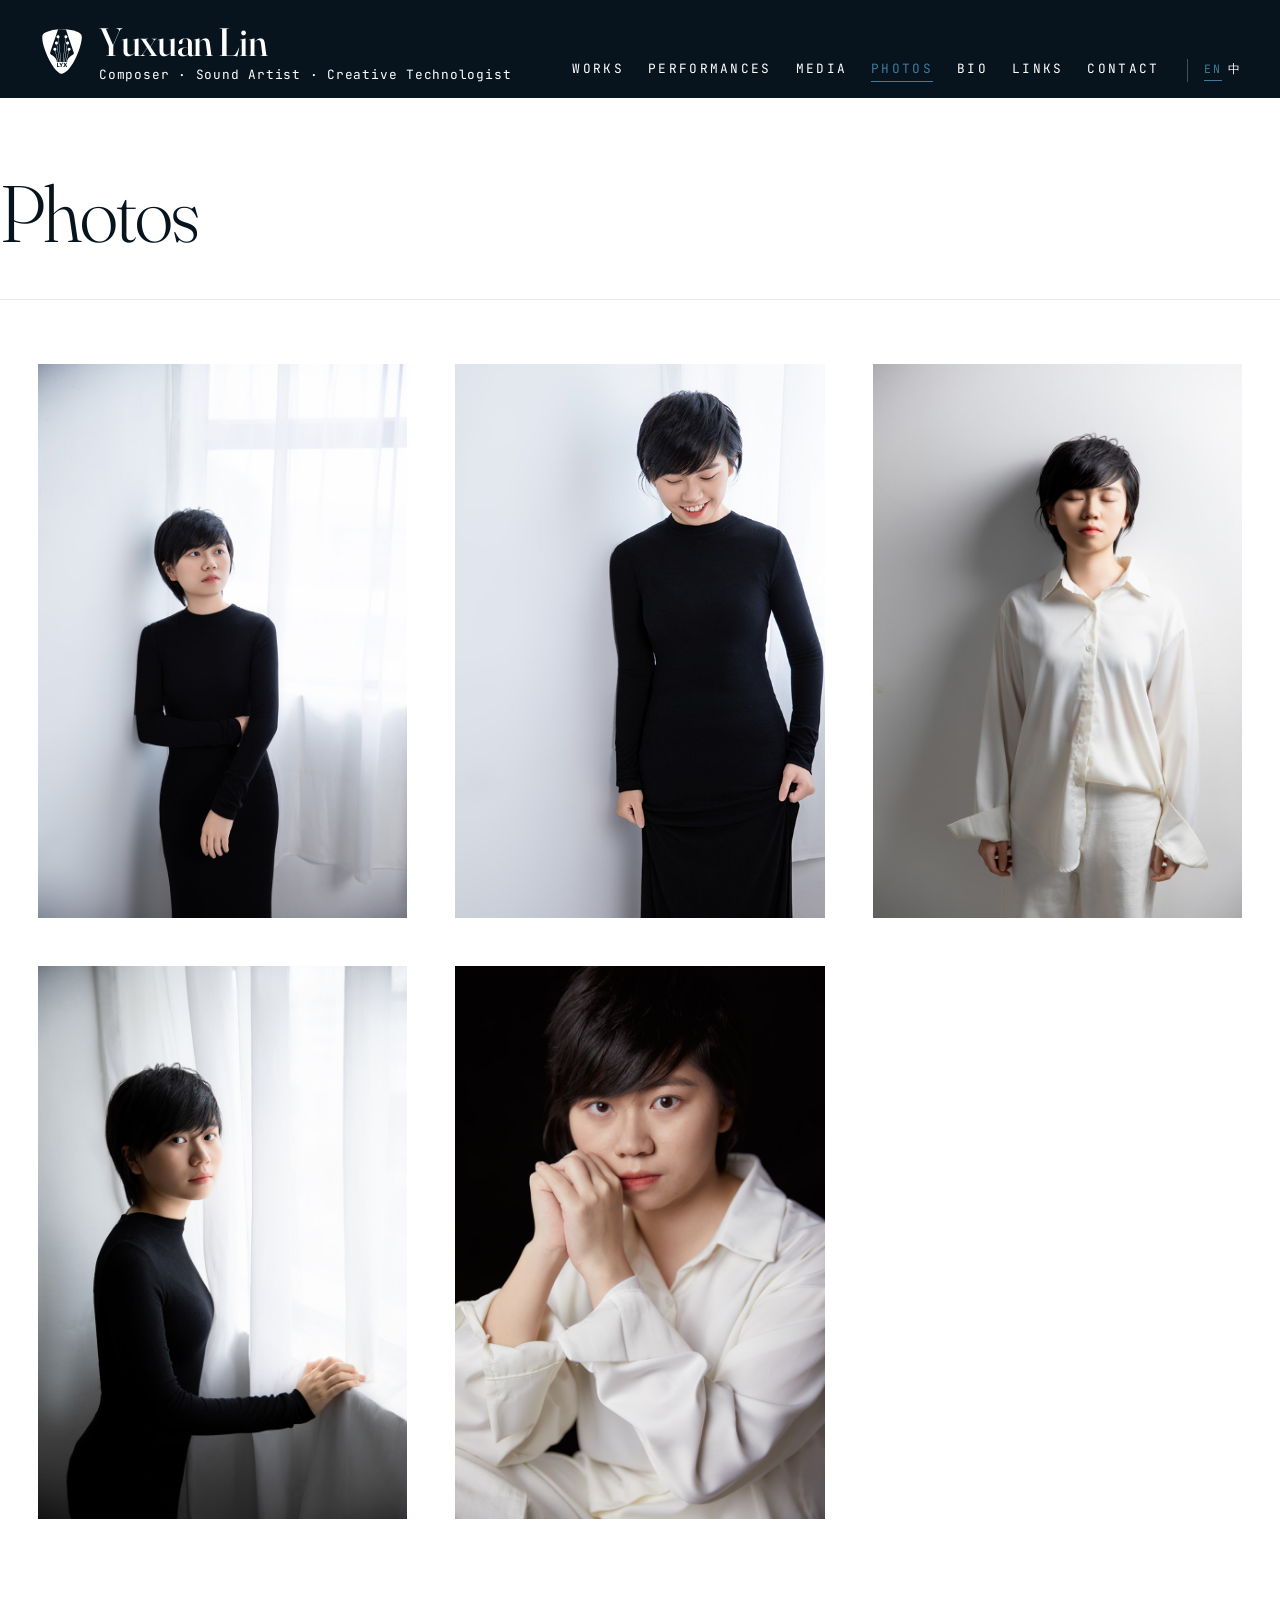
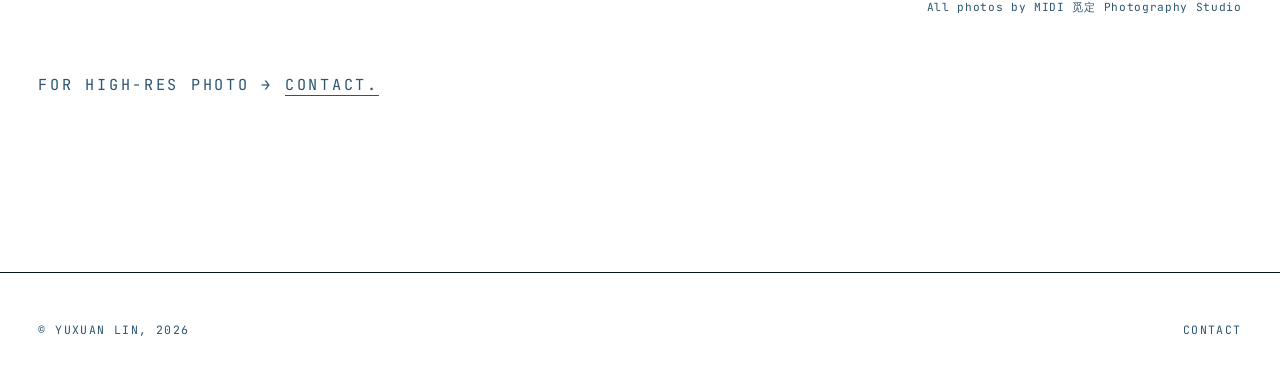
<file: photos.html>
<!DOCTYPE html>
<!-- REMINDER: If you edit this file directly, tell Claude afterward — related data files (works-data.js, i18n.js, etc.) may need updating to match. -->
<html lang="en">
<head>
  <meta charset="UTF-8" />
  <meta name="viewport" content="width=device-width, initial-scale=1.0" />
  <title>Photos — Yuxuan Lin</title>
  <link rel="icon" type="image/svg+xml" href="assets/logo.svg" />
  <!-- SEO / SOCIAL SHARING — uses the real domain (yuxuanlin.com,
       purchased on Namecheap). This block mirrors the one on
       index.html; see that file for more detailed comments. -->
  <link rel="canonical" href="https://yuxuanlin.com/photos.html" />

  <meta property="og:type" content="website" />
  <meta property="og:title" content="Photos — Yuxuan Lin" />
  <meta property="og:description" content="Photos of composer and sound artist Yuxuan Lin." />
  <meta property="og:url" content="https://yuxuanlin.com/photos.html" />
  <meta property="og:image" content="https://yuxuanlin.com/assets/YuxuanLinHeadshot%20copy.JPG" />

  <meta name="twitter:card" content="summary_large_image" />
  <meta name="twitter:title" content="Photos — Yuxuan Lin" />
  <meta name="twitter:description" content="Photos of composer and sound artist Yuxuan Lin." />
  <meta name="twitter:image" content="https://yuxuanlin.com/assets/YuxuanLinHeadshot%20copy.JPG" />

  <link rel="stylesheet" href="styles.css" />
</head>
<body>

<!-- SITE HEADER — identical on every page. See index.html for full comments. -->
<header class="site-header">
  <div class="wrap header-inner">
    <a href="index.html" class="brand">
      <span class="brand-mark"><svg xmlns="http://www.w3.org/2000/svg" viewBox="1309 155 113 113" aria-hidden="true"><g transform="translate(-73.33)"><path fill="currentColor" d="M1489.47,170.08c-.55-8.5-19.67-14.25-21.2-14.16-21.87-5-52.14-5.8-73.47,5.75-2.26,1.43-6,4.64-6.6,8.41-2,18.34,13.1,57.74,29.71,80.6,11.15,15.43,19.16,16.27,20.92,16.25C1465.81,262,1492.55,189.13,1489.47,170.08Z"/><path fill="white" d="M1410.94,218.24c7,3.74,14.53,10.45,14.51,17.61a.94.94,0,0,0,.94.93h24.89a.93.93,0,0,0,.93-.93h0c0-7.16,7.52-13.87,14.51-17.61a5,5,0,0,0,2.34-6c-4.22-12.26-14.85-43.77-20.19-59.33a133.53,133.53,0,0,0-20-.2c-5.31,15.52-16,47-20.27,59.53A5,5,0,0,0,1410.94,218.24Z"/><path fill="currentColor" d="M1424.57,184.25c4.23-.06,5.34,6,1.45,7.51l7,45h-.89l-7-44.76C1419.68,192.66,1419.07,184.4,1424.57,184.25Z"/><path fill="currentColor" d="M1420.51,200.3c4.29-.05,5.34,6.14,1.37,7.55l7.15,28.93h-.9l-7.1-28.72C1415.58,208.59,1415.13,200.44,1420.51,200.3Z"/><path fill="currentColor" d="M1428.62,168.2c4.23-.06,5.34,6,1.46,7.5l6.54,61.08h-.92l-6.51-60.84C1423.73,176.59,1423.13,168.34,1428.62,168.2Z"/><path fill="currentColor" d="M1449,168.2c-4.23-.06-5.34,6-1.45,7.5L1441,236.78h.93l6.51-60.84C1453.93,176.59,1454.53,168.34,1449,168.2Z"/><path fill="currentColor" d="M1453.13,184.25c-4.23-.06-5.35,6-1.46,7.51l-7,45h.92l7-44.78C1458,192.66,1458.59,184.4,1453.13,184.25Z"/><path fill="currentColor" d="M1457.13,200.3c-4.28-.05-5.34,6.14-1.36,7.55l-7.16,28.93h1l7.09-28.72C1462.13,208.59,1462.58,200.44,1457.13,200.3Z"/><path fill="white" d="M1432.78,247.67c-.06.09.16,2.05-.15,2h-6.32a.15.15,0,0,1-.15-.14V238.72c-.11-.32,2.11-.08,2.2-.15a.15.15,0,0,1,.15.15h0c.14.14-.27,8.83.15,8.8C1428.71,247.59,1433,247.35,1432.78,247.67Z"/><path fill="white" d="M1435.51,245.21l-3.75-6.42a.15.15,0,0,1,.06-.2l.07,0a16.55,16.55,0,0,1,2.54.08l2.26,4.33h.1l2.34-4.33a.13.13,0,0,1,.12-.08h2.3a.13.13,0,0,1,.15.12.12.12,0,0,1,0,.1l-3.76,6.37c-.14.07.18,4.58-.17,4.46-.1-.06-2.32.16-2.22-.14C1435.51,249.4,1435.57,245.27,1435.51,245.21Z"/><path fill="white" d="M1445.42,243.93c.07-.13-3.46-5.41-2.84-5.36a16.33,16.33,0,0,1,2.52.08l2.06,3.87h.09l2.11-3.87a.16.16,0,0,1,.13-.08c.08.09,2.82-.23,2.49.22,0,.15-3.17,5-3,5.19l3.14,5.42c.34.45-2.52.14-2.58.22a.15.15,0,0,1-.13-.07l-2.16-4.07h-.12l-2.28,4.07a.14.14,0,0,1-.12.07h-2.38C1441.72,249.51,1445.63,244.23,1445.42,243.93Z"/></g></svg></span>
      <span class="brand-text">
        <span data-i18n="brand.name">Yuxuan&nbsp;Lin</span>
        <small data-i18n="brand.subtitle">Composer · Sound Artist · Creative Technologist</small>
      </span>
    </a>
    <button class="nav-toggle" aria-label="Toggle navigation">Menu</button>
    <nav class="primary" aria-label="Primary">
      <a href="works.html" data-i18n="nav.works">Works</a>
      <a href="performances.html" data-i18n="nav.performances">Performances</a>
      <a href="projects.html" data-i18n="nav.projects">Media</a>
      <a href="photos.html" data-i18n="nav.photos">Photos</a>
      <a href="bio.html" data-i18n="nav.bio">Bio</a>
      <a href="links.html" data-i18n="nav.links">Links</a>
      <a href="contact.html" data-i18n="nav.contact">Contact</a>
      <div class="lang-switch" role="group" aria-label="Language">
        <button class="lang-btn" data-lang="en">EN</button>
        <button class="lang-btn" data-lang="zh">中</button>
      </div>
    </nav>
  </div>
</header>


<main>

  <!-- PAGE INTRO — two-column header -->
  <section class="wrap page-intro">
    <div>
      <h1 class="display" style="font-size:clamp(2.4rem,7vw,5rem);" data-i18n="photos.title">Photos</h1>
    </div>
  </section>


  <!-- ════════════════════════════════════════════════════════
       PHOTO GRID
       Three columns on wide screens, narrowing to two then one
       as the viewport shrinks. Wider gaps than the Media page's
       video grid, on purpose — see .photo-grid in styles.css.

       HOW TO ADD A PHOTO
       Place the image file in assets/, then copy any
       <div class="media-photo"> block below and update the src.
       ════════════════════════════════════════════════════════ -->
  <section class="wrap" style="padding-top: 2rem; padding-bottom: 5rem;">
    <div class="photo-grid">

      <div class="media-photo">
        <img src="assets/IMG_0279 copy.JPG" alt="Yuxuan Lin" />
      </div>

      <div class="media-photo">
        <img src="assets/IMG_0280 copy.JPG" alt="Yuxuan Lin" />
      </div>

      <div class="media-photo">
        <img src="assets/IMG_0294.JPG" alt="Yuxuan Lin" />
      </div>

      <div class="media-photo">
        <img src="assets/YuxuanLinHeadshot copy.JPG" alt="Yuxuan Lin" />
      </div>

      <div class="media-photo">
        <img src="assets/web-photo.jpg" alt="Yuxuan Lin" />
      </div>

      <!-- ══ ADD NEW PHOTOS ABOVE THIS LINE ══ -->

    </div><!-- end .photo-grid -->
  </section>

  <p class="wrap photo-credit">All photos by MIDI 觅定 Photography Studio</p>

  <section class="wrap" style="padding-top: 2rem; padding-bottom: 4rem;">
    <p class="subtle">
      For high-res photo →
      <a href="contact.html" style="border-bottom:1px solid currentColor;">contact.</a>
    </p>
  </section>

</main>


<!-- SITE FOOTER — identical on every page -->
<footer class="site-footer">
  <div class="wrap footer-inner">
    <div>© Yuxuan Lin, 2026</div>
    <div><a href="contact.html" data-i18n="footer.contact">Contact</a></div>
  </div>
</footer>

<script src="i18n.js"></script>
<script src="main.js"></script>
</body>
</html>
</file>
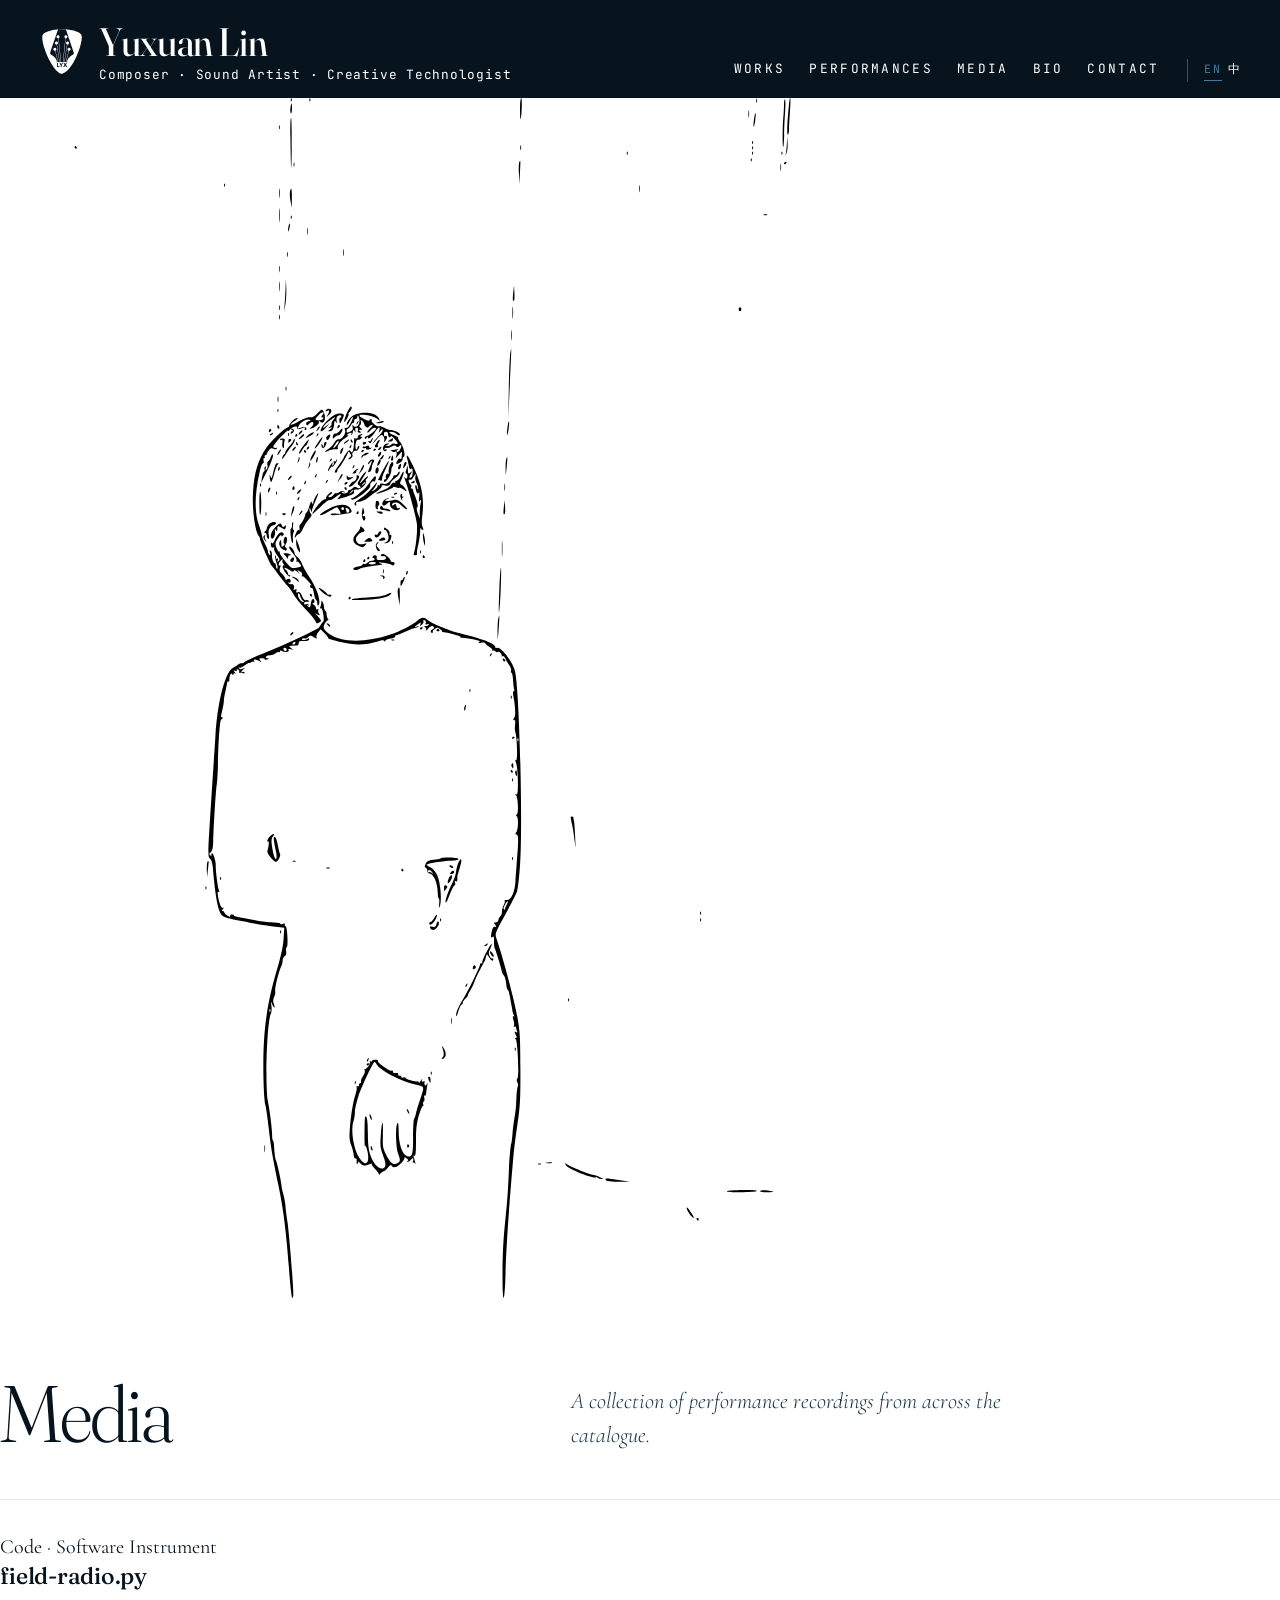
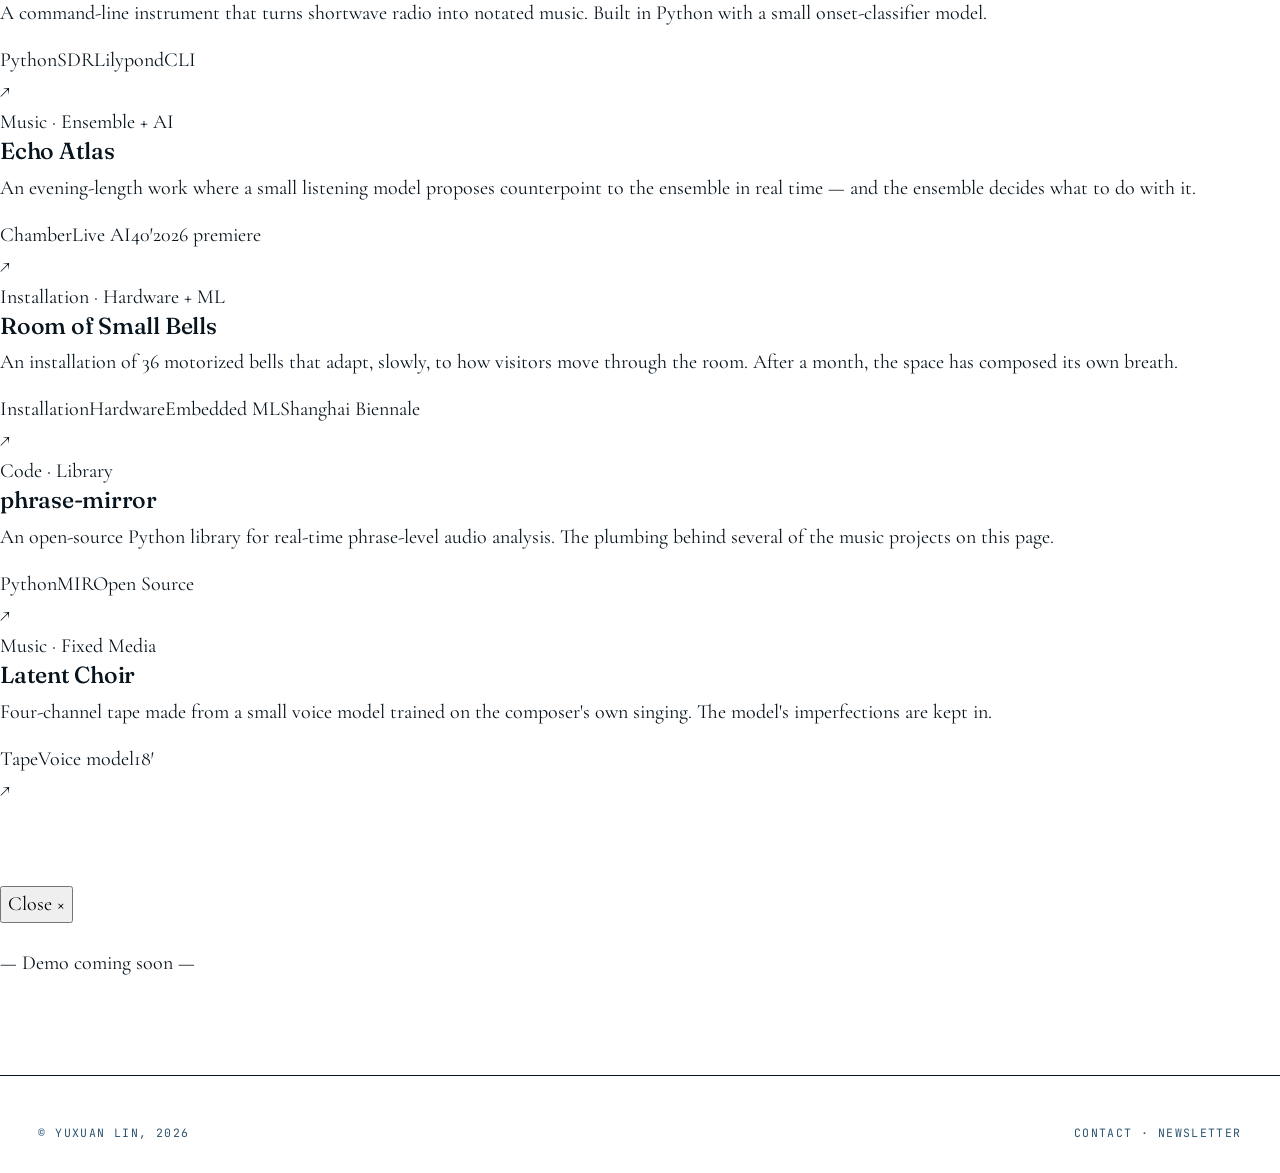
<file: projects.html.original-backup.html>
<!DOCTYPE html>
<!-- REMINDER: If you edit this file directly, tell Claude afterward — related data files (works-data.js, i18n.js, etc.) may need updating to match. -->
<html lang="en">
<head>
  <meta charset="UTF-8" />
  <meta name="viewport" content="width=device-width, initial-scale=1.0" />
  <title>Projects — Yuxuan Lin</title>
  <link rel="stylesheet" href="styles.css" />
</head>
<body>

<!-- SITE HEADER — identical on every page. See index.html for full comments. -->
<header class="site-header">
  <div class="wrap header-inner">
    <a href="index.html" class="brand">
      <span class="brand-mark"><svg xmlns="http://www.w3.org/2000/svg" viewBox="1309 155 113 113" aria-hidden="true"><g transform="translate(-73.33)"><path fill="currentColor" d="M1489.47,170.08c-.55-8.5-19.67-14.25-21.2-14.16-21.87-5-52.14-5.8-73.47,5.75-2.26,1.43-6,4.64-6.6,8.41-2,18.34,13.1,57.74,29.71,80.6,11.15,15.43,19.16,16.27,20.92,16.25C1465.81,262,1492.55,189.13,1489.47,170.08Z"/><path fill="white" d="M1410.94,218.24c7,3.74,14.53,10.45,14.51,17.61a.94.94,0,0,0,.94.93h24.89a.93.93,0,0,0,.93-.93h0c0-7.16,7.52-13.87,14.51-17.61a5,5,0,0,0,2.34-6c-4.22-12.26-14.85-43.77-20.19-59.33a133.53,133.53,0,0,0-20-.2c-5.31,15.52-16,47-20.27,59.53A5,5,0,0,0,1410.94,218.24Z"/><path fill="currentColor" d="M1424.57,184.25c4.23-.06,5.34,6,1.45,7.51l7,45h-.89l-7-44.76C1419.68,192.66,1419.07,184.4,1424.57,184.25Z"/><path fill="currentColor" d="M1420.51,200.3c4.29-.05,5.34,6.14,1.37,7.55l7.15,28.93h-.9l-7.1-28.72C1415.58,208.59,1415.13,200.44,1420.51,200.3Z"/><path fill="currentColor" d="M1428.62,168.2c4.23-.06,5.34,6,1.46,7.5l6.54,61.08h-.92l-6.51-60.84C1423.73,176.59,1423.13,168.34,1428.62,168.2Z"/><path fill="currentColor" d="M1449,168.2c-4.23-.06-5.34,6-1.45,7.5L1441,236.78h.93l6.51-60.84C1453.93,176.59,1454.53,168.34,1449,168.2Z"/><path fill="currentColor" d="M1453.13,184.25c-4.23-.06-5.35,6-1.46,7.51l-7,45h.92l7-44.78C1458,192.66,1458.59,184.4,1453.13,184.25Z"/><path fill="currentColor" d="M1457.13,200.3c-4.28-.05-5.34,6.14-1.36,7.55l-7.16,28.93h1l7.09-28.72C1462.13,208.59,1462.58,200.44,1457.13,200.3Z"/><path fill="white" d="M1432.78,247.67c-.06.09.16,2.05-.15,2h-6.32a.15.15,0,0,1-.15-.14V238.72c-.11-.32,2.11-.08,2.2-.15a.15.15,0,0,1,.15.15h0c.14.14-.27,8.83.15,8.8C1428.71,247.59,1433,247.35,1432.78,247.67Z"/><path fill="white" d="M1435.51,245.21l-3.75-6.42a.15.15,0,0,1,.06-.2l.07,0a16.55,16.55,0,0,1,2.54.08l2.26,4.33h.1l2.34-4.33a.13.13,0,0,1,.12-.08h2.3a.13.13,0,0,1,.15.12.12.12,0,0,1,0,.1l-3.76,6.37c-.14.07.18,4.58-.17,4.46-.1-.06-2.32.16-2.22-.14C1435.51,249.4,1435.57,245.27,1435.51,245.21Z"/><path fill="white" d="M1445.42,243.93c.07-.13-3.46-5.41-2.84-5.36a16.33,16.33,0,0,1,2.52.08l2.06,3.87h.09l2.11-3.87a.16.16,0,0,1,.13-.08c.08.09,2.82-.23,2.49.22,0,.15-3.17,5-3,5.19l3.14,5.42c.34.45-2.52.14-2.58.22a.15.15,0,0,1-.13-.07l-2.16-4.07h-.12l-2.28,4.07a.14.14,0,0,1-.12.07h-2.38C1441.72,249.51,1445.63,244.23,1445.42,243.93Z"/></g></svg></span>
      <span class="brand-text">
        <span data-i18n="brand.name">Yuxuan&nbsp;Lin</span>
        <small data-i18n="brand.subtitle">Composer · Sound Artist · Creative Technologist</small>
      </span>
    </a>
    <button class="nav-toggle" aria-label="Toggle navigation">Menu</button>
    <nav class="primary" aria-label="Primary">
      <a href="works.html" data-i18n="nav.works">Works</a>
      <a href="performances.html" data-i18n="nav.performances">Performances</a>
      <a href="projects.html" data-i18n="nav.projects">Projects</a>
      <a href="bio.html" data-i18n="nav.bio">Bio</a>
      <a href="contact.html" data-i18n="nav.contact">Contact</a>
      <div class="lang-switch" role="group" aria-label="Language">
        <button class="lang-btn" data-lang="en">EN</button>
        <button class="lang-btn" data-lang="zh">中</button>
      </div>
    </nav>
  </div>
</header>


<main>

  <!-- Background portrait decoration -->
  <img class="projects-bg-portrait" src="assets/portrait-trace.svg" alt="" aria-hidden="true">

  <!-- PAGE INTRO — two-column header -->
  <section class="wrap page-intro" style="position:relative; z-index:1;">
    <div>
      <h1 class="display" style="font-size:clamp(2.4rem,7vw,5rem);" data-i18n="projects.title">Projects</h1>
    </div>
    <p class="lead" data-i18n="projects.lead">
      Long-form projects, software instruments, and ongoing experiments —
      somewhere between a composition and a piece of code. Click any tile
      to open a demo and read the documentation.
    </p>
  </section>


  <!-- ════════════════════════════════════════════════════════
       PROJECT GRID
       A 12-column CSS Grid. Cards span either 6 columns (half-
       width) or 12 columns (full-width). Every 3rd card auto-
       matically goes full-width (CSS nth-child rule in styles.css).

       HOW TO ADD A NEW PROJECT CARD
       Copy any <article class="project-card"> block, paste it
       above the "ADD NEW PROJECT CARDS" comment, and update the
       following data-* attributes on the <article> tag:

       data-title       The project title shown in the modal heading.
       data-kind        Tag line below the heading (e.g. "Code · Library · 2024")
       data-description A paragraph of text shown in the modal.
       data-demo        URL for the demo area. Auto-detected:
                          *.mp3 / *.wav / *.ogg  → audio player
                          *.mp4 / *.webm          → video player
                          anything else           → iframe embed
                        Leave empty ("") to show "Demo coming soon".
       data-readme      Documentation text shown in the dark terminal panel.
                        Supports ## Headings and `inline code`.
                        Use actual newlines (press Enter in the HTML).

       Also update the visible card content:
         .project-tag  — category label (shown on the card tile)
         <h3>          — project title on the tile
         <p>           — one-line description on the tile
         .project-meta — tech stack tags (Python, SDR, etc.)

       MUSIC vs CODE projects:
         class="project-card"      → crimson dot tag (music/installation)
         class="project-card code" → black dot tag (software/code tools)
       ════════════════════════════════════════════════════════ -->
  <section class="wrap projects-section" style="padding: 2rem 0 5rem; position:relative; z-index:1;">
    <div class="project-grid">

      <!-- ─── PROJECT: field-radio.py (CODE) ─────────────── -->
      <!-- class="project-card code" → black dot on the tag -->
      <article class="project-card code"
        data-title="field-radio.py"
        data-kind="Code · Software Instrument · 2024–"
        data-description="A small command-line instrument that scans shortwave radio bands, detects pitch and amplitude envelopes, and emits a notated score in real time. Written in Python. Used live in solo performance and as an installation."
        data-demo="https://www.youtube.com/embed/dQw4w9WgXcQ"
        data-readme="## Overview
field-radio.py turns the shortwave radio band into a notation engine. It listens to a software-defined radio (SDR) feed, segments incoming audio into events, and writes them as MIDI plus engraved notation (Lilypond).

## Installation
`pip install field-radio`

Requires `rtl-sdr` drivers and a compatible USB SDR dongle.

## Usage
`field-radio --freq 7100 --bandwidth 200 --out session.ly`

## How it works
A live STFT segmenter feeds onset detection, then a small CNN classifies each event as `pitched`, `noise`, or `silence`. Pitched events are quantized to a microtonal grid and engraved.

## Source
github.com/yuxuanlin/field-radio (placeholder)

## License
MIT.">
        <!-- Visible card content -->
        <div class="project-tag">Code · Software Instrument</div>
        <h3>field-radio.py</h3>
        <p>A command-line instrument that turns shortwave radio into notated music. Built in Python with a small onset-classifier model.</p>
        <!-- Tech stack tags — these are purely visual labels -->
        <div class="project-meta">
          <span>Python</span><span>SDR</span><span>Lilypond</span><span>CLI</span>
        </div>
        <!-- Corner arrow — CSS animates this diagonally on hover -->
        <div class="project-arrow">↗</div>
      </article>


      <!-- ─── PROJECT: Echo Atlas (MUSIC) ──────────────────── -->
      <!-- No "code" class → crimson dot on the tag -->
      <article class="project-card"
        data-title="Echo Atlas"
        data-kind="Music · Ensemble + AI · 2026"
        data-description="A 40-minute work for amplified chamber ensemble (10 players) and a real-time listening model. The model analyzes the ensemble's phrasing and projects suggested counterpoint onto each player's tablet — but the players decide, in the moment, whether to follow."
        data-demo=""
        data-readme="## Premise
What if the score is partly written during the performance, by something that has been listening all along?

## Forces
2 fl / 2 cl / sax · perc · pno · 2 vln · vla · vc · db, all lightly amplified.
A single MacBook running the listening model.

## The model
A small transformer (≈12M params) trained on five years of the composer's own rehearsal recordings. It does not generate sound directly — it generates *suggested phrases* on staff notation, displayed to each player in real time.

## Performance notes
Players are instructed to treat the model's suggestions the way they would treat a sticky note from a trusted colleague: read it, consider it, ignore it if you want.

## Status
Premiere June 2026, NCPA Beijing.">
        <div class="project-tag">Music · Ensemble + AI</div>
        <h3>Echo Atlas</h3>
        <p>An evening-length work where a small listening model proposes counterpoint to the ensemble in real time — and the ensemble decides what to do with it.</p>
        <div class="project-meta">
          <span>Chamber</span><span>Live AI</span><span>40′</span><span>2026 premiere</span>
        </div>
        <div class="project-arrow">↗</div>
      </article>


      <!-- ─── PROJECT: Room of Small Bells (INSTALLATION, full-width) ── -->
      <!-- This is the 3rd card → CSS automatically makes it span all 12 columns -->
      <article class="project-card"
        data-title="Room of Small Bells"
        data-kind="Installation · 2022–"
        data-description="A sound installation of 36 motorized brass bells, suspended at varying heights and triggered by visitor proximity. The bells learn — a tiny on-device model adjusts each bell's timing slightly each day based on how visitors moved through the space the day before. After a month the room has 'composed' its own slow rhythm."
        data-demo=""
        data-readme="## Concept
Each bell is a node with a microcontroller, a small solenoid, and an infrared distance sensor. Once a day, the room exchanges its movement data with a central Raspberry Pi, which runs a tiny reinforcement-learning loop: bells that triggered too often are quieted; bells that were ignored are made more sensitive.

## Hardware
36× brass bells, 1.5″–3″
36× solenoid actuators
36× ESP32 microcontrollers
1× Raspberry Pi 5 (controller)
Acoustic ceiling baffles

## Software
Firmware: Rust, embedded
Controller: Python + ONNX runtime, ≈1.2MB model

## Exhibitions
Shanghai Biennale, 2022 · Mori Art Museum (forthcoming, 2027)

## Documentation
Full technical notes available on request.">
        <div class="project-tag">Installation · Hardware + ML</div>
        <h3>Room of Small Bells</h3>
        <p>An installation of 36 motorized bells that adapt, slowly, to how visitors move through the room. After a month, the space has composed its own breath.</p>
        <div class="project-meta">
          <span>Installation</span><span>Hardware</span><span>Embedded ML</span><span>Shanghai Biennale</span>
        </div>
        <div class="project-arrow">↗</div>
      </article>


      <!-- ─── PROJECT: phrase-mirror (CODE) ────────────────── -->
      <article class="project-card code"
        data-title="phrase-mirror"
        data-kind="Code · Library · 2023"
        data-description="A small Python library for real-time phrase-level audio analysis. Used internally for Echo Atlas and field-radio.py, released as open source for other composers."
        data-demo=""
        data-readme="## What
phrase-mirror is a library that detects musical phrases in real-time monophonic or homophonic audio, returning their pitch contour, rhythmic shape, and a small embedding suitable for similarity search.

## Install
`pip install phrase-mirror`

## Minimal example
`from phrase_mirror import Listener`
`l = Listener(sr=44100)`
`for phrase in l.stream(microphone()):`
`    print(phrase.contour, phrase.duration)`

## Why
Most music-information-retrieval tools are tuned for offline analysis on recorded files. This is tuned for live performance, where you have ~50ms to decide what just happened.

## License
MIT. github.com/yuxuanlin/phrase-mirror (placeholder)">
        <div class="project-tag">Code · Library</div>
        <h3>phrase-mirror</h3>
        <p>An open-source Python library for real-time phrase-level audio analysis. The plumbing behind several of the music projects on this page.</p>
        <div class="project-meta">
          <span>Python</span><span>MIR</span><span>Open Source</span>
        </div>
        <div class="project-arrow">↗</div>
      </article>


      <!-- ─── PROJECT: Latent Choir (MUSIC) ────────────────── -->
      <article class="project-card"
        data-title="Latent Choir"
        data-kind="Music · Fixed media · 2024"
        data-description="An 18-minute work for fixed four-channel tape, derived entirely from a generative voice model trained on the composer's own singing. The model is small, audibly imperfect, and treated as a chorus member — not a tool."
        data-demo=""
        data-readme="## Process
Over six months, I recorded ~40 hours of solo vocalises and trained a small autoregressive voice model on my own voice. The piece is composed by writing a four-voice 'score' and asking the model to render each line.

## What's interesting
The model occasionally hallucinates words I never sang. I left those in.

## Premiere
Borderline Festival, Athens, 2024.">
        <div class="project-tag">Music · Fixed Media</div>
        <h3>Latent Choir</h3>
        <p>Four-channel tape made from a small voice model trained on the composer's own singing. The model's imperfections are kept in.</p>
        <div class="project-meta">
          <span>Tape</span><span>Voice model</span><span>18′</span>
        </div>
        <div class="project-arrow">↗</div>
      </article>

      <!-- ══ ADD NEW PROJECT CARDS ABOVE THIS LINE ══
           Copy a complete <article class="project-card"> block,
           paste it here, and update the data-* attributes and
           the visible card content. See the guide at the top of
           this section for a full attribute reference. -->

    </div><!-- end .project-grid -->
  </section>

</main>


<!-- ══════════════════════════════════════════════════════════
     PROJECT MODAL
     A full-screen panel that slides in when a project card is clicked.
     JavaScript (initProjectModals in main.js) populates its content
     from the clicked card's data-* attributes.

     role="dialog" and aria-modal="true" tell screen readers
     that this is a modal dialog that traps focus.

     STRUCTURE:
       .modal-close  — "Close ×" button
       .modal-tag    — filled by JavaScript from data-kind
       <h2>          — filled by JavaScript from data-title
       .modal-desc   — filled by JavaScript from data-description
       .demo         — filled by JavaScript from data-demo
       .readme       — filled by JavaScript from data-readme
     ══════════════════════════════════════════════════════════ -->
<div id="project-modal" class="modal" role="dialog" aria-modal="true">
  <div class="modal-inner">

    <!-- Close button — top-right corner -->
    <button class="modal-close" aria-label="Close">Close ×</button>

    <!-- These elements are empty; JavaScript fills them when a card is clicked -->
    <div class="modal-tag"></div>
    <h2></h2>
    <p class="modal-desc" style="font-size:1.15rem; line-height:1.6; color:var(--ink-soft);"></p>

    <!-- Demo embed area — shows audio player, video player, or iframe
         depending on the data-demo URL, or a placeholder pattern if empty -->
    <div class="demo">— Demo coming soon —</div>

    <!-- README / documentation panel (dark terminal style) -->
    <div class="readme"></div>

  </div>
</div>

<!-- Dark overlay behind the modal.
     JavaScript adds class="visible" when the modal opens.
     Clicking the overlay also closes the modal (wired in main.js). -->
<div id="modal-overlay" class="overlay"></div>


<!-- SITE FOOTER — identical on every page -->
<footer class="site-footer">
  <div class="wrap footer-inner">
    <div>© Yuxuan Lin, 2026</div>
    <div><a href="contact.html" data-i18n="footer.contact">Contact</a> · <a href="#" data-i18n="footer.newsletter">Newsletter</a></div>
  </div>
</footer>

<script src="i18n.js"></script>
<script src="main.js"></script>
</body>
</html>
</file>
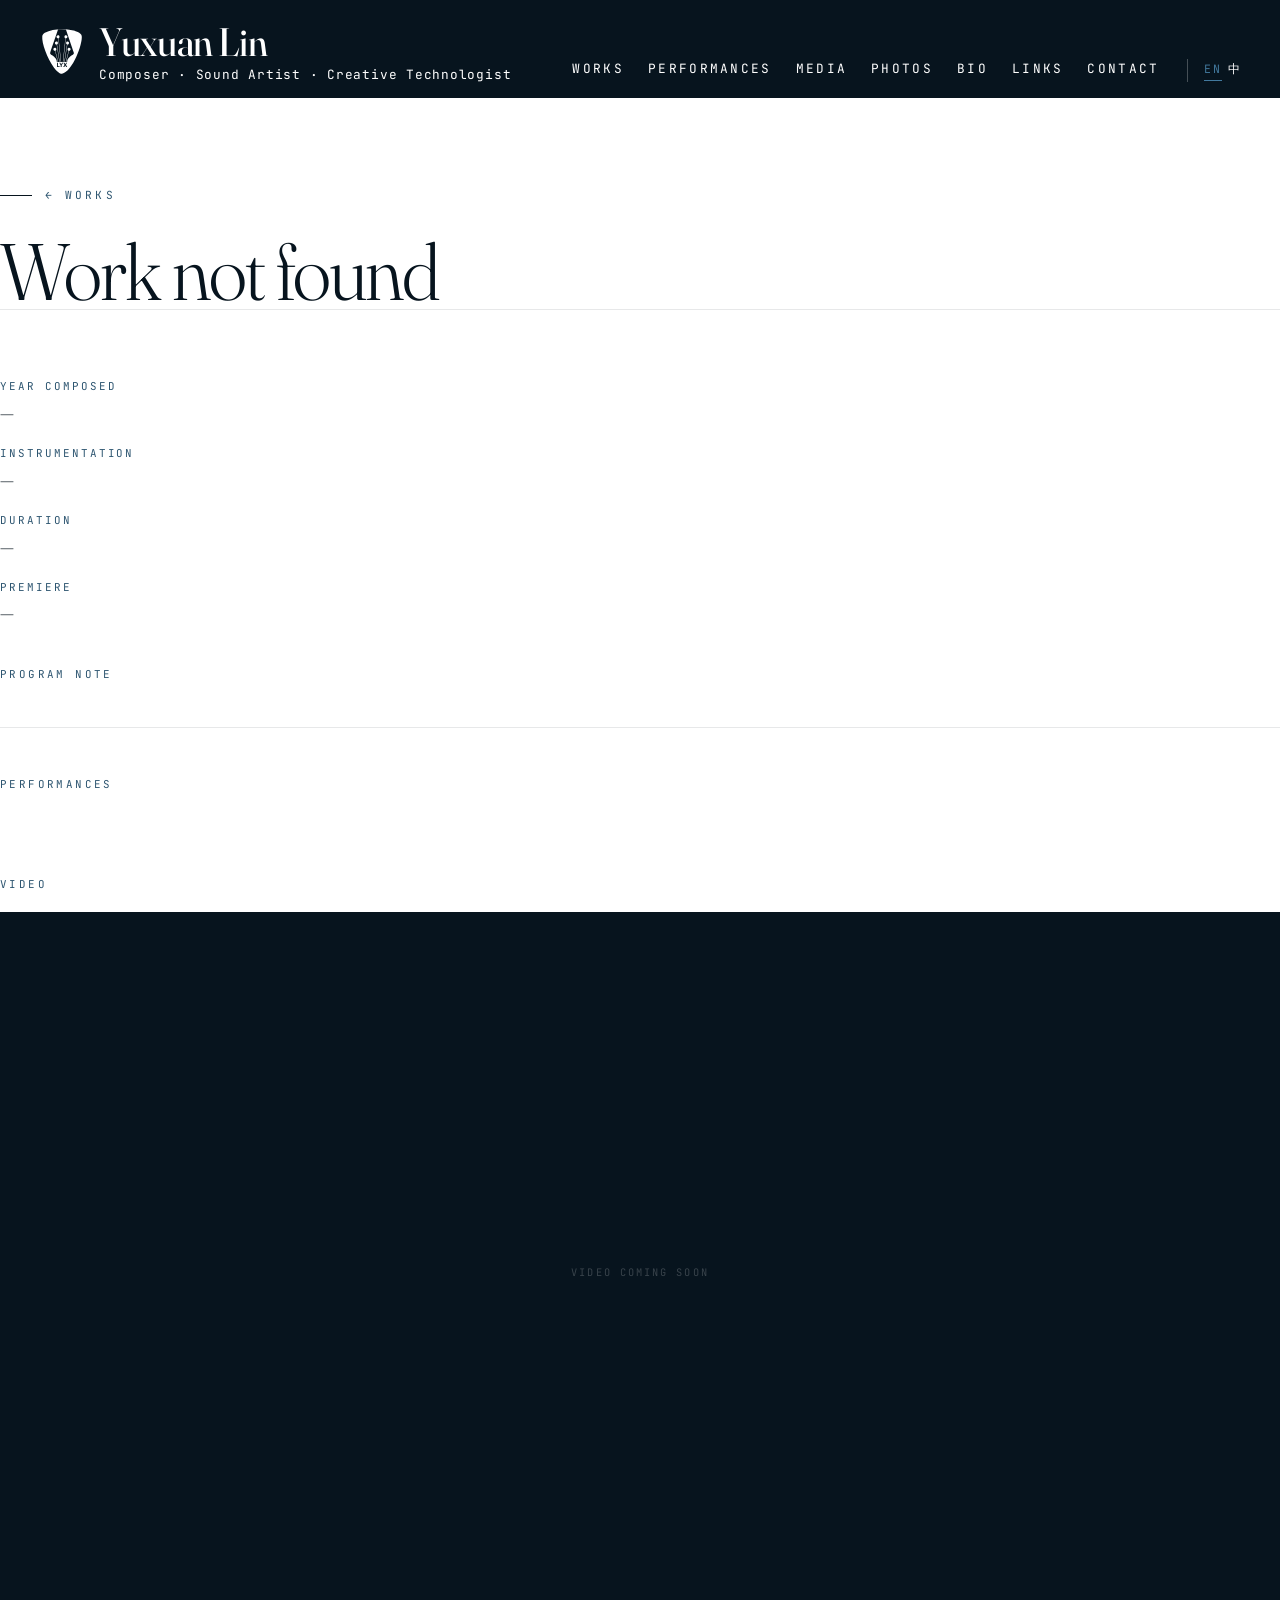
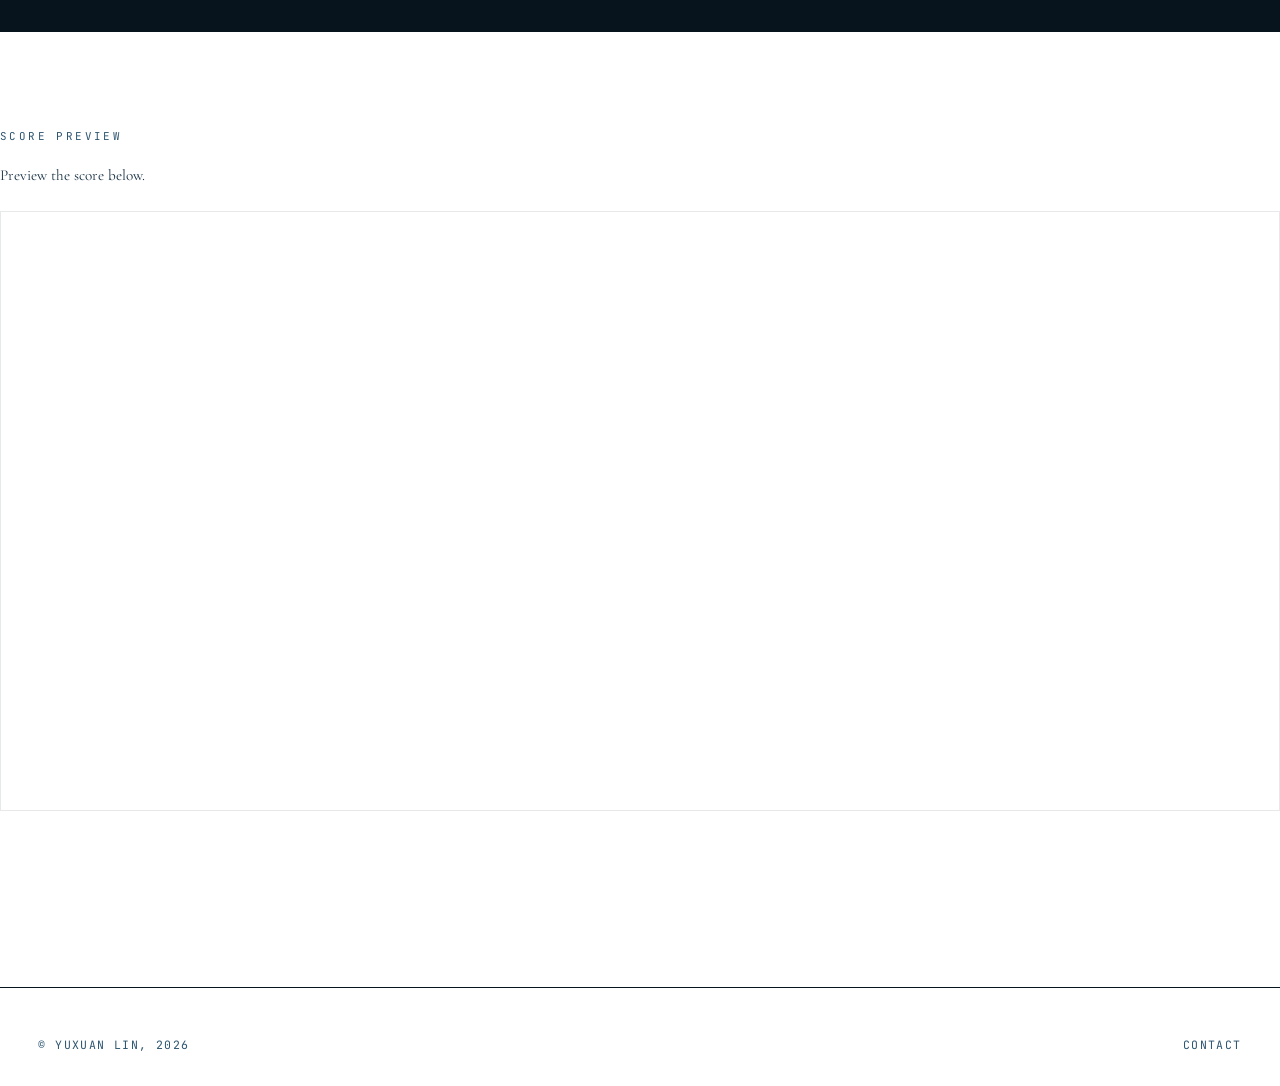
<file: work.html>
<!DOCTYPE html>
<!-- REMINDER: If you edit this file directly, tell Claude afterward — related data files (works-data.js, i18n.js, etc.) may need updating to match. -->
<html lang="en">
<head>
  <meta charset="UTF-8" />
  <meta name="viewport" content="width=device-width, initial-scale=1.0" />
  <title>Work — Yuxuan Lin</title>
  <link rel="icon" type="image/svg+xml" href="assets/logo.svg" />
  <!-- SEO / SOCIAL SHARING — uses the real domain (yuxuanlin.com,
       purchased on Namecheap). This block mirrors the one on
       index.html; see that file for more detailed comments. -->
  <link rel="canonical" href="https://yuxuanlin.com/work.html" />

  <meta property="og:type" content="website" />
  <meta property="og:title" content="Work — Yuxuan Lin" />
  <meta property="og:description" content="Details, program notes, and recordings for works by composer Yuxuan Lin." />
  <meta property="og:url" content="https://yuxuanlin.com/work.html" />
  <meta property="og:image" content="https://yuxuanlin.com/assets/YuxuanLinHeadshot%20copy.JPG" />

  <meta name="twitter:card" content="summary_large_image" />
  <meta name="twitter:title" content="Work — Yuxuan Lin" />
  <meta name="twitter:description" content="Details, program notes, and recordings for works by composer Yuxuan Lin." />
  <meta name="twitter:image" content="https://yuxuanlin.com/assets/YuxuanLinHeadshot%20copy.JPG" />

  <link rel="stylesheet" href="styles.css" />
</head>
<body>

<header class="site-header">
  <div class="wrap header-inner">
    <a href="index.html" class="brand">
      <span class="brand-mark"><svg xmlns="http://www.w3.org/2000/svg" viewBox="1309 155 113 113" aria-hidden="true"><g transform="translate(-73.33)"><path fill="currentColor" d="M1489.47,170.08c-.55-8.5-19.67-14.25-21.2-14.16-21.87-5-52.14-5.8-73.47,5.75-2.26,1.43-6,4.64-6.6,8.41-2,18.34,13.1,57.74,29.71,80.6,11.15,15.43,19.16,16.27,20.92,16.25C1465.81,262,1492.55,189.13,1489.47,170.08Z"/><path fill="white" d="M1410.94,218.24c7,3.74,14.53,10.45,14.51,17.61a.94.94,0,0,0,.94.93h24.89a.93.93,0,0,0,.93-.93h0c0-7.16,7.52-13.87,14.51-17.61a5,5,0,0,0,2.34-6c-4.22-12.26-14.85-43.77-20.19-59.33a133.53,133.53,0,0,0-20-.2c-5.31,15.52-16,47-20.27,59.53A5,5,0,0,0,1410.94,218.24Z"/><path fill="currentColor" d="M1424.57,184.25c4.23-.06,5.34,6,1.45,7.51l7,45h-.89l-7-44.76C1419.68,192.66,1419.07,184.4,1424.57,184.25Z"/><path fill="currentColor" d="M1420.51,200.3c4.29-.05,5.34,6.14,1.37,7.55l7.15,28.93h-.9l-7.1-28.72C1415.58,208.59,1415.13,200.44,1420.51,200.3Z"/><path fill="currentColor" d="M1428.62,168.2c4.23-.06,5.34,6,1.46,7.5l6.54,61.08h-.92l-6.51-60.84C1423.73,176.59,1423.13,168.34,1428.62,168.2Z"/><path fill="currentColor" d="M1449,168.2c-4.23-.06-5.34,6-1.45,7.5L1441,236.78h.93l6.51-60.84C1453.93,176.59,1454.53,168.34,1449,168.2Z"/><path fill="currentColor" d="M1453.13,184.25c-4.23-.06-5.35,6-1.46,7.51l-7,45h.92l7-44.78C1458,192.66,1458.59,184.4,1453.13,184.25Z"/><path fill="currentColor" d="M1457.13,200.3c-4.28-.05-5.34,6.14-1.36,7.55l-7.16,28.93h1l7.09-28.72C1462.13,208.59,1462.58,200.44,1457.13,200.3Z"/><path fill="white" d="M1432.78,247.67c-.06.09.16,2.05-.15,2h-6.32a.15.15,0,0,1-.15-.14V238.72c-.11-.32,2.11-.08,2.2-.15a.15.15,0,0,1,.15.15h0c.14.14-.27,8.83.15,8.8C1428.71,247.59,1433,247.35,1432.78,247.67Z"/><path fill="white" d="M1435.51,245.21l-3.75-6.42a.15.15,0,0,1,.06-.2l.07,0a16.55,16.55,0,0,1,2.54.08l2.26,4.33h.1l2.34-4.33a.13.13,0,0,1,.12-.08h2.3a.13.13,0,0,1,.15.12.12.12,0,0,1,0,.1l-3.76,6.37c-.14.07.18,4.58-.17,4.46-.1-.06-2.32.16-2.22-.14C1435.51,249.4,1435.57,245.27,1435.51,245.21Z"/><path fill="white" d="M1445.42,243.93c.07-.13-3.46-5.41-2.84-5.36a16.33,16.33,0,0,1,2.52.08l2.06,3.87h.09l2.11-3.87a.16.16,0,0,1,.13-.08c.08.09,2.82-.23,2.49.22,0,.15-3.17,5-3,5.19l3.14,5.42c.34.45-2.52.14-2.58.22a.15.15,0,0,1-.13-.07l-2.16-4.07h-.12l-2.28,4.07a.14.14,0,0,1-.12.07h-2.38C1441.72,249.51,1445.63,244.23,1445.42,243.93Z"/></g></svg></span>
      <span class="brand-text">
        <span data-i18n="brand.name">Yuxuan&nbsp;Lin</span>
        <small data-i18n="brand.subtitle">Composer · Sound Artist · Creative Technologist</small>
      </span>
    </a>
    <button class="nav-toggle" aria-label="Toggle navigation">Menu</button>
    <nav class="primary" aria-label="Primary">
      <a href="works.html" data-i18n="nav.works">Works</a>
      <a href="performances.html" data-i18n="nav.performances">Performances</a>
      <a href="projects.html" data-i18n="nav.projects">Media</a>
      <a href="photos.html" data-i18n="nav.photos">Photos</a>
      <a href="bio.html" data-i18n="nav.bio">Bio</a>
      <a href="links.html" data-i18n="nav.links">Links</a>
      <a href="contact.html" data-i18n="nav.contact">Contact</a>
      <div class="lang-switch" role="group" aria-label="Language">
        <button class="lang-btn" data-lang="en">EN</button>
        <button class="lang-btn" data-lang="zh">中</button>
      </div>
    </nav>
  </div>
</header>


<main>

  <!-- PAGE HEADER — populated by JavaScript from works-data.js -->
  <section class="wrap page-intro" style="padding-bottom: 0;">
    <div style="grid-column: 1 / -1;">
      <!-- Back link -->
      <a href="works.html" class="eyebrow" data-i18n="work.back" style="margin-bottom:1.8rem; display:inline-flex; cursor:pointer;">← Works</a>
      <!-- Work title — filled by JS -->
      <h1 class="display" id="work-title" style="font-size:clamp(2.4rem,7vw,5rem);">—</h1>
    </div>
  </section>


  <!-- BASIC INFO — metadata + program note, full width -->
  <section class="wrap work-basic-info">
    <div class="work-program-note">

      <!-- Work facts -->
      <dl style="display:flex; flex-direction:column; gap:1.2rem; margin-bottom:2.5rem;">
        <div>
          <dt style="font-family:var(--font-mono); font-size:0.68rem; letter-spacing:0.18em; text-transform:uppercase; color:var(--ink-faint); margin-bottom:0.3rem;">Year Composed</dt>
          <dd style="margin:0; font-family:var(--font-serif); font-size:1.05rem;" id="work-year">—</dd>
        </div>
        <div>
          <dt style="font-family:var(--font-mono); font-size:0.68rem; letter-spacing:0.18em; text-transform:uppercase; color:var(--ink-faint); margin-bottom:0.3rem;">Instrumentation</dt>
          <dd style="margin:0; font-family:var(--font-serif); font-size:1.05rem;" id="work-instrumentation">—</dd>
        </div>
        <div>
          <dt style="font-family:var(--font-mono); font-size:0.68rem; letter-spacing:0.18em; text-transform:uppercase; color:var(--ink-faint); margin-bottom:0.3rem;">Duration</dt>
          <dd style="margin:0; font-family:var(--font-serif); font-size:1.05rem;" id="work-duration">—</dd>
        </div>
        <div>
          <dt style="font-family:var(--font-mono); font-size:0.68rem; letter-spacing:0.18em; text-transform:uppercase; color:var(--ink-faint); margin-bottom:0.3rem;">Premiere</dt>
          <dd style="margin:0; font-family:var(--font-serif); font-size:1.05rem;" id="work-premiere">—</dd>
        </div>
      </dl>

      <h2 data-i18n="work.programnote">Program Note</h2>
      <!-- Filled by JS from programNote field in works-data.js -->
      <div id="work-program-note-text"></div>
    </div>
  </section>


  <!-- PERFORMANCES -->
  <section class="wrap work-performances" id="work-performances-section">
    <h2 data-i18n="work.performances">Performances</h2>
    <!-- Filled by JS — one .perf-row per performance -->
    <div id="work-performances-list"></div>
  </section>


  <!-- VIDEO — full width, same width as the score preview below.
       A second video (work.video2 in works-data.js) is optional — for
       the rare work with more than one recording worth showing. When
       set, it's rendered below the first, with an optional caption
       (work.video2Caption) overlaid in the bottom-left corner. -->
  <section class="wrap work-video-section" id="work-video-section">
    <h2 data-i18n="work.video">Video</h2>
    <div class="work-video-wrap" id="work-video-wrap">
      <!-- Filled by JS: shows iframe if video URL is set, placeholder if not -->
      <div class="work-video-placeholder">Video coming soon</div>
    </div>
    <!-- Filled by JS only when work.video2 is set — hidden otherwise -->
    <div class="work-video-wrap" id="work-video-wrap-2" style="margin-top:1.5rem; display:none;"></div>
  </section>


  <!-- SCORE PREVIEW — Issuu embed -->
  <section class="wrap work-score-preview" id="work-score-section">
    <h2 data-i18n="work.scorepreview">Score Preview</h2>
    <p style="font-size:0.95rem; color:var(--ink-soft); margin-bottom:1.5rem;">
      <span data-i18n="work.scoretext">Preview the score below.</span>
    </p>
    <!-- Issuu embed window — filled by JS -->
    <div class="issuu-wrap" id="work-issuu-wrap">
      <div class="work-video-placeholder">Score preview coming soon</div>
    </div>
  </section>

</main>


<footer class="site-footer">
  <div class="wrap footer-inner">
    <div>© Yuxuan Lin, 2026</div>
    <div><a href="contact.html" data-i18n="footer.contact">Contact</a></div>
  </div>
</footer>

<!-- Load work data first, then main JS -->
<script src="works-data.js"></script>
<script src="i18n.js"></script>
<script src="main.js"></script>
</body>
</html>
</file>
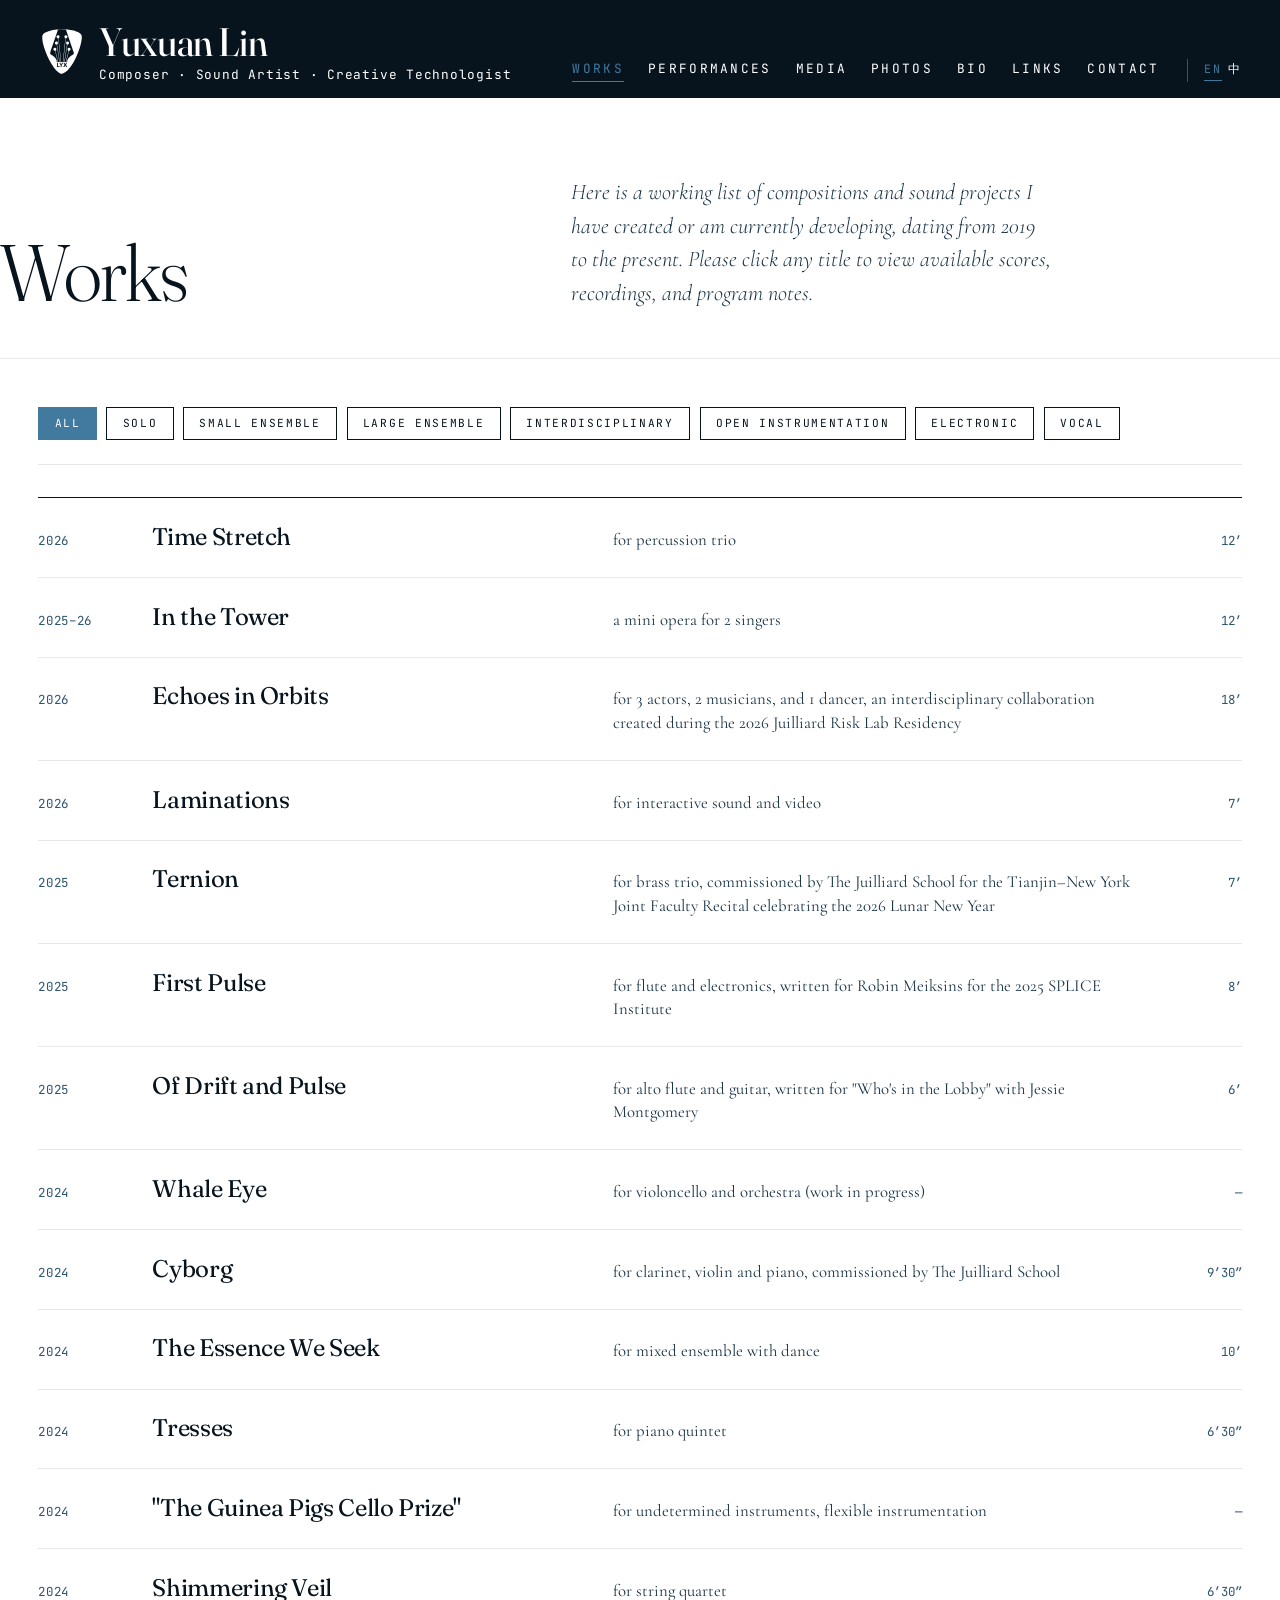
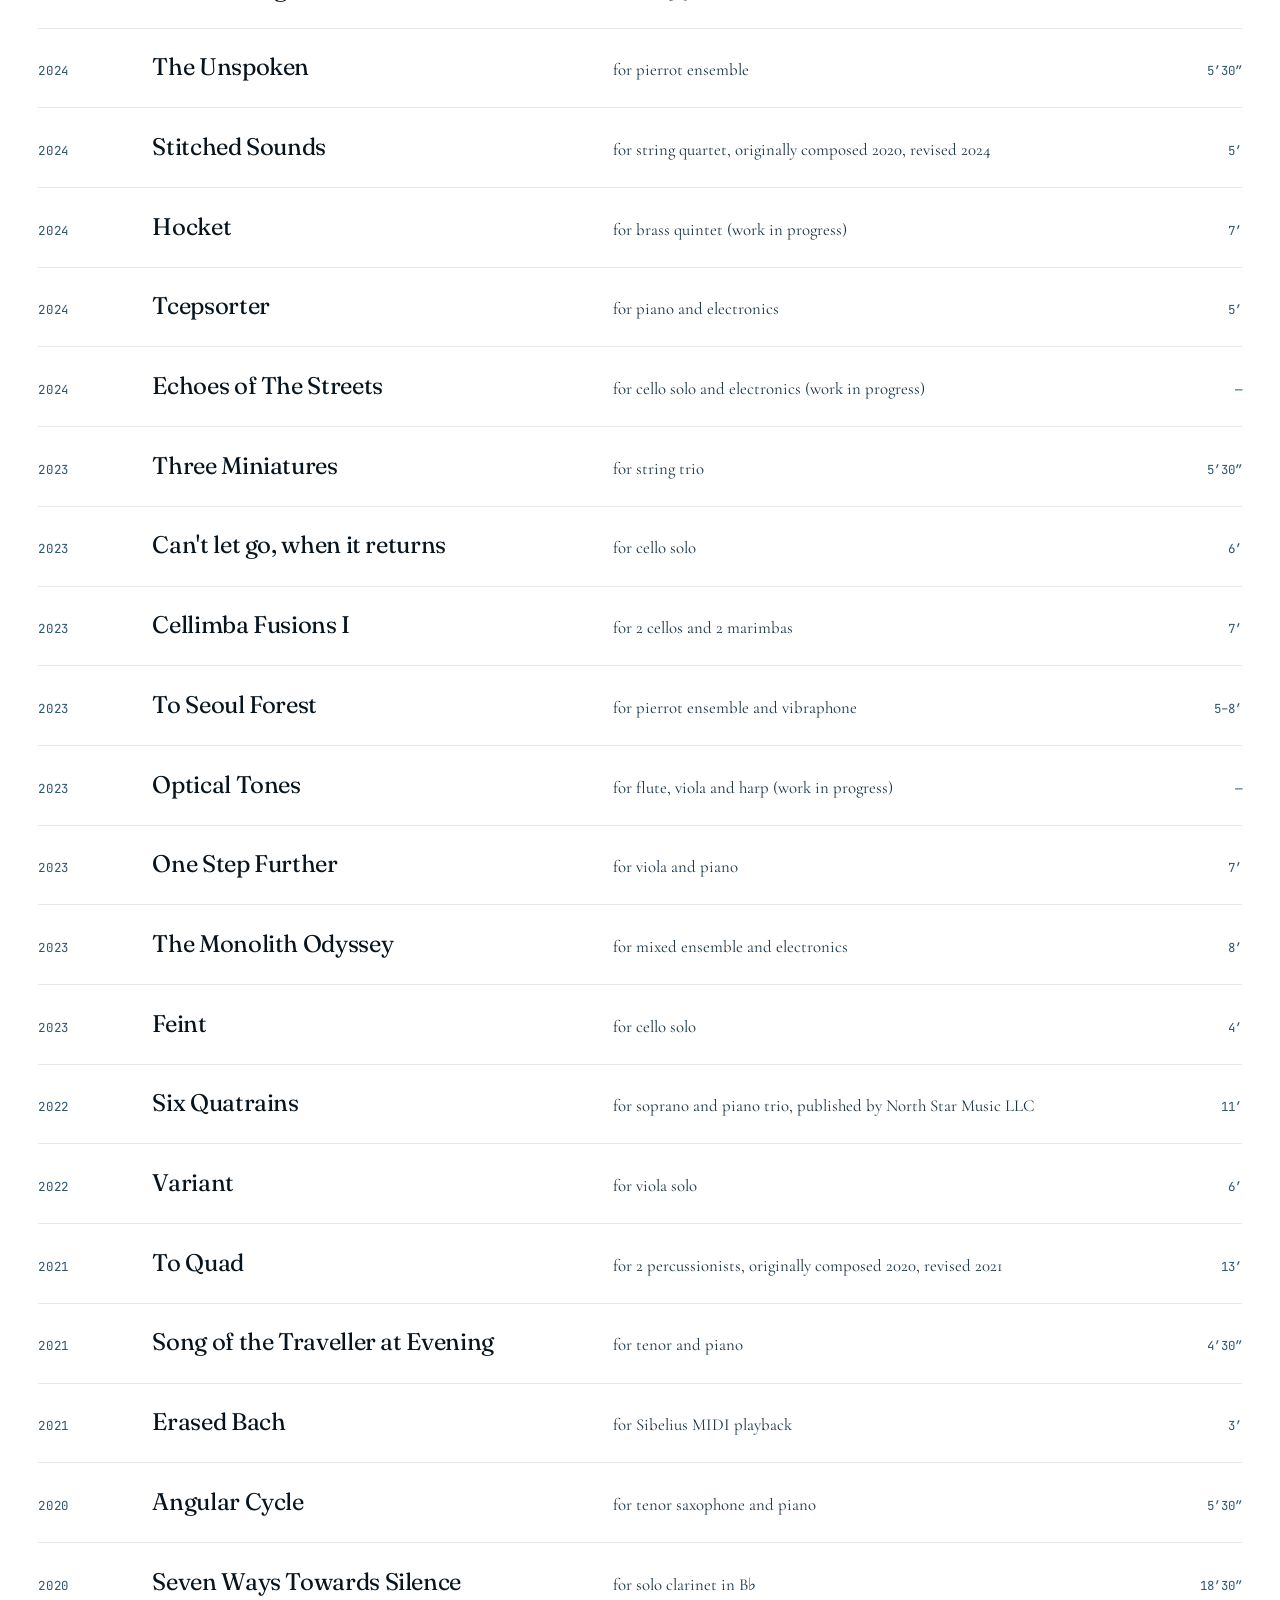
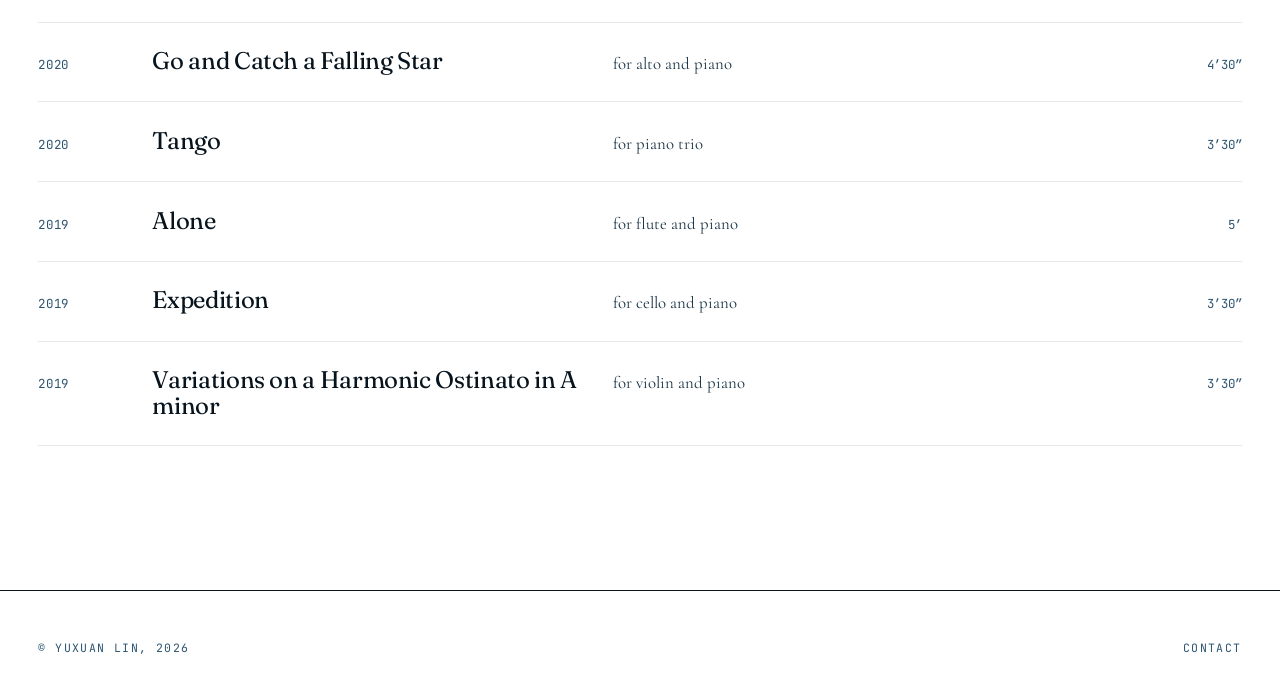
<file: works.html>
<!DOCTYPE html>
<!-- REMINDER: If you edit this file directly, tell Claude afterward — related data files (works-data.js, i18n.js, etc.) may need updating to match. -->
<html lang="en">
<head>
  <meta charset="UTF-8" />
  <meta name="viewport" content="width=device-width, initial-scale=1.0" />

  <!-- Page-specific tab title -->
  <title>Works — Yuxuan Lin</title>
  <link rel="icon" type="image/svg+xml" href="assets/logo.svg" />

  <!-- SEO / SOCIAL SHARING — uses the real domain (yuxuanlin.com,
       purchased on Namecheap). This block mirrors the one on
       index.html; see that file for more detailed comments. -->
  <link rel="canonical" href="https://yuxuanlin.com/works.html" />

  <meta property="og:type" content="website" />
  <meta property="og:title" content="Works — Yuxuan Lin" />
  <meta property="og:description" content="Yuxuan Lin's catalogue of compositions and sound projects, 2019–present — scores, recordings, and program notes." />
  <meta property="og:url" content="https://yuxuanlin.com/works.html" />
  <meta property="og:image" content="https://yuxuanlin.com/assets/YuxuanLinHeadshot%20copy.JPG" />

  <meta name="twitter:card" content="summary_large_image" />
  <meta name="twitter:title" content="Works — Yuxuan Lin" />
  <meta name="twitter:description" content="Yuxuan Lin's catalogue of compositions and sound projects, 2019–present — scores, recordings, and program notes." />
  <meta name="twitter:image" content="https://yuxuanlin.com/assets/YuxuanLinHeadshot%20copy.JPG" />

  <link rel="stylesheet" href="styles.css" />
</head>
<body>

<!-- ══════════════════════════════════════════════════════════
     SITE HEADER — identical on every page.
     See index.html for detailed comments on each element.
     ══════════════════════════════════════════════════════════ -->
<header class="site-header">
  <div class="wrap header-inner">
    <a href="index.html" class="brand">
      <span class="brand-mark"><svg xmlns="http://www.w3.org/2000/svg" viewBox="1309 155 113 113" aria-hidden="true"><g transform="translate(-73.33)"><path fill="currentColor" d="M1489.47,170.08c-.55-8.5-19.67-14.25-21.2-14.16-21.87-5-52.14-5.8-73.47,5.75-2.26,1.43-6,4.64-6.6,8.41-2,18.34,13.1,57.74,29.71,80.6,11.15,15.43,19.16,16.27,20.92,16.25C1465.81,262,1492.55,189.13,1489.47,170.08Z"/><path fill="white" d="M1410.94,218.24c7,3.74,14.53,10.45,14.51,17.61a.94.94,0,0,0,.94.93h24.89a.93.93,0,0,0,.93-.93h0c0-7.16,7.52-13.87,14.51-17.61a5,5,0,0,0,2.34-6c-4.22-12.26-14.85-43.77-20.19-59.33a133.53,133.53,0,0,0-20-.2c-5.31,15.52-16,47-20.27,59.53A5,5,0,0,0,1410.94,218.24Z"/><path fill="currentColor" d="M1424.57,184.25c4.23-.06,5.34,6,1.45,7.51l7,45h-.89l-7-44.76C1419.68,192.66,1419.07,184.4,1424.57,184.25Z"/><path fill="currentColor" d="M1420.51,200.3c4.29-.05,5.34,6.14,1.37,7.55l7.15,28.93h-.9l-7.1-28.72C1415.58,208.59,1415.13,200.44,1420.51,200.3Z"/><path fill="currentColor" d="M1428.62,168.2c4.23-.06,5.34,6,1.46,7.5l6.54,61.08h-.92l-6.51-60.84C1423.73,176.59,1423.13,168.34,1428.62,168.2Z"/><path fill="currentColor" d="M1449,168.2c-4.23-.06-5.34,6-1.45,7.5L1441,236.78h.93l6.51-60.84C1453.93,176.59,1454.53,168.34,1449,168.2Z"/><path fill="currentColor" d="M1453.13,184.25c-4.23-.06-5.35,6-1.46,7.51l-7,45h.92l7-44.78C1458,192.66,1458.59,184.4,1453.13,184.25Z"/><path fill="currentColor" d="M1457.13,200.3c-4.28-.05-5.34,6.14-1.36,7.55l-7.16,28.93h1l7.09-28.72C1462.13,208.59,1462.58,200.44,1457.13,200.3Z"/><path fill="white" d="M1432.78,247.67c-.06.09.16,2.05-.15,2h-6.32a.15.15,0,0,1-.15-.14V238.72c-.11-.32,2.11-.08,2.2-.15a.15.15,0,0,1,.15.15h0c.14.14-.27,8.83.15,8.8C1428.71,247.59,1433,247.35,1432.78,247.67Z"/><path fill="white" d="M1435.51,245.21l-3.75-6.42a.15.15,0,0,1,.06-.2l.07,0a16.55,16.55,0,0,1,2.54.08l2.26,4.33h.1l2.34-4.33a.13.13,0,0,1,.12-.08h2.3a.13.13,0,0,1,.15.12.12.12,0,0,1,0,.1l-3.76,6.37c-.14.07.18,4.58-.17,4.46-.1-.06-2.32.16-2.22-.14C1435.51,249.4,1435.57,245.27,1435.51,245.21Z"/><path fill="white" d="M1445.42,243.93c.07-.13-3.46-5.41-2.84-5.36a16.33,16.33,0,0,1,2.52.08l2.06,3.87h.09l2.11-3.87a.16.16,0,0,1,.13-.08c.08.09,2.82-.23,2.49.22,0,.15-3.17,5-3,5.19l3.14,5.42c.34.45-2.52.14-2.58.22a.15.15,0,0,1-.13-.07l-2.16-4.07h-.12l-2.28,4.07a.14.14,0,0,1-.12.07h-2.38C1441.72,249.51,1445.63,244.23,1445.42,243.93Z"/></g></svg></span>
      <span class="brand-text">
        <span data-i18n="brand.name">Yuxuan&nbsp;Lin</span>
        <small data-i18n="brand.subtitle">Composer · Sound Artist · Creative Technologist</small>
      </span>
    </a>
    <button class="nav-toggle" aria-label="Toggle navigation">Menu</button>
    <nav class="primary" aria-label="Primary">
      <a href="works.html" data-i18n="nav.works">Works</a>
      <a href="performances.html" data-i18n="nav.performances">Performances</a>
      <a href="projects.html" data-i18n="nav.projects">Media</a>
      <a href="photos.html" data-i18n="nav.photos">Photos</a>
      <a href="bio.html" data-i18n="nav.bio">Bio</a>
      <a href="links.html" data-i18n="nav.links">Links</a>
      <a href="contact.html" data-i18n="nav.contact">Contact</a>
      <div class="lang-switch" role="group" aria-label="Language">
        <button class="lang-btn" data-lang="en">EN</button>
        <button class="lang-btn" data-lang="zh">中</button>
      </div>
    </nav>
  </div>
</header>


<main>

  <!-- ────────────────────────────────────────────────────────
       PAGE INTRO
       Two-column header: left = page number + title,
       right = short description of what this page contains.
       The CSS class .page-intro handles the grid layout.
       ──────────────────────────────────────────────────────── -->
  <section class="wrap page-intro">
    <div>
      <!-- font-size inline style scales this h1 slightly smaller
           than the homepage display headline -->
      <h1 class="display" style="font-size:clamp(2.4rem,7vw,5rem);" data-i18n="works.title">Works</h1>
    </div>
    <p class="lead" data-i18n="works.lead">
      Here is a working list of compositions and sound projects I have
      created or am currently developing, dating from 2019 to the present.
      Please click any title to view available scores, recordings, and
      program notes.
    </p>
  </section>


  <!-- ────────────────────────────────────────────────────────
       CATALOGUE SECTION
       Contains the filter bar and the list of works.
       ──────────────────────────────────────────────────────── -->
  <section class="wrap" style="padding-top: 3rem; padding-bottom: 3rem;">

    <!-- FILTER BAR
         Each button has a data-filter attribute.
         JavaScript reads this attribute and hides any .work-row
         whose data-category doesn't match.
         data-filter="all" always shows everything.
         The first button starts with class="active" so it appears
         selected (filled crimson) on page load. -->
    <div class="filter-bar">
      <button class="active" data-filter="all" data-i18n="works.filter.all">All</button>
      <button data-filter="solo" data-i18n="works.filter.solo">Solo</button>
      <button data-filter="chamber" data-i18n="works.filter.chamber">Chamber</button>
      <button data-filter="small-ensemble" data-i18n="works.filter.smallEnsemble">Small Ensemble</button>
      <button data-filter="large-ensemble" data-i18n="works.filter.largeEnsemble">Large Ensemble</button>
      <button data-filter="interdisciplinary" data-i18n="works.filter.interdisciplinary">Interdisciplinary</button>
      <button data-filter="undetermined" data-i18n="works.filter.undetermined">Open Instrumentation</button>
      <button data-filter="electronic" data-i18n="works.filter.electronic">Electronic</button>
      <button data-filter="installation" data-i18n="works.filter.installation">Installation</button>
      <button data-filter="vocal" data-i18n="works.filter.vocal">Vocal</button>
      <!-- To add a new category:
           1. Add a button here: <button data-filter="mycat">My Category</button>
           2. Tag works below with: data-category="mycat" -->
    </div>

    <!-- WORKS LIST — each row links to work.html?id=WORK-ID
         HOW TO ADD A NEW WORK:
         1. Copy any <a class="work-row"> block and paste it above the comment below
         2. Update href, data-category, and the four inner divs
         3. Add a matching entry in works-data.js with the same id -->
    <div class="works-list">

      <!-- 2026 ──────────────────────────────────────────────── -->
      <a class="work-row" href="work.html?id=time-stretch" data-category="small-ensemble">
        <div class="work-year">2026</div>
        <div class="work-title">Time Stretch</div>
        <div class="work-meta">for percussion trio</div>
        <div class="work-duration">12′</div>
      </a>

      <div class="work-row no-link" data-category="vocal">
        <div class="work-year">2025–26</div>
        <div class="work-title">In the Tower</div>
        <div class="work-meta">a mini opera for 2 singers</div>
        <div class="work-duration">12′</div>
      </div>

      <a class="work-row" href="work.html?id=echoes-in-orbits" data-category="interdisciplinary">
        <div class="work-year">2026</div>
        <div class="work-title">Echoes in Orbits</div>
        <div class="work-meta">for 3 actors, 2 musicians, and 1 dancer, an interdisciplinary collaboration created during the 2026 Juilliard Risk Lab Residency</div>
        <div class="work-duration">18′</div>
      </a>

      <a class="work-row" href="work.html?id=laminations" data-category="electronic">
        <div class="work-year">2026</div>
        <div class="work-title">Laminations</div>
        <div class="work-meta">for interactive sound and video</div>
        <div class="work-duration">7′</div>
      </a>

      <!-- 2025 ──────────────────────────────────────────────── -->
      <a class="work-row" href="work.html?id=ternion" data-category="small-ensemble">
        <div class="work-year">2025</div>
        <div class="work-title">Ternion</div>
        <div class="work-meta">for brass trio, commissioned by The Juilliard School for the Tianjin–New York Joint Faculty Recital celebrating the 2026 Lunar New Year</div>
        <div class="work-duration">7′</div>
      </a>

      <a class="work-row" href="work.html?id=first-pulse" data-category="electronic">
        <div class="work-year">2025</div>
        <div class="work-title">First Pulse</div>
        <div class="work-meta">for flute and electronics, written for Robin Meiksins for the 2025 SPLICE Institute</div>
        <div class="work-duration">8′</div>
      </a>

      <a class="work-row" href="work.html?id=of-drift-and-pulse" data-category="small-ensemble">
        <div class="work-year">2025</div>
        <div class="work-title">Of Drift and Pulse</div>
        <div class="work-meta">for alto flute and guitar, written for "Who's in the Lobby" with Jessie Montgomery</div>
        <div class="work-duration">6′</div>
      </a>

      <!-- 2024 ──────────────────────────────────────────────── -->
      <div class="work-row no-link" data-category="large-ensemble">
        <div class="work-year">2024</div>
        <div class="work-title">Whale Eye</div>
        <div class="work-meta">for violoncello and orchestra (work in progress)</div>
        <div class="work-duration">—</div>
      </div>

      <a class="work-row" href="work.html?id=cyborg" data-category="small-ensemble">
        <div class="work-year">2024</div>
        <div class="work-title">Cyborg</div>
        <div class="work-meta">for clarinet, violin and piano, commissioned by The Juilliard School</div>
        <div class="work-duration">9′30″</div>
      </a>

      <a class="work-row" href="work.html?id=the-essence-we-seek" data-category="interdisciplinary">
        <div class="work-year">2024</div>
        <div class="work-title">The Essence We Seek</div>
        <div class="work-meta">for mixed ensemble with dance</div>
        <div class="work-duration">10′</div>
      </a>

      <a class="work-row" href="work.html?id=tresses" data-category="small-ensemble">
        <div class="work-year">2024</div>
        <div class="work-title">Tresses</div>
        <div class="work-meta">for piano quintet</div>
        <div class="work-duration">6′30″</div>
      </a>

      <a class="work-row" href="work.html?id=guinea-pigs-cello-prize" data-category="undetermined">
        <div class="work-year">2024</div>
        <div class="work-title">"The Guinea Pigs Cello Prize"</div>
        <div class="work-meta">for undetermined instruments, flexible instrumentation</div>
        <div class="work-duration">—</div>
      </a>

      <a class="work-row" href="work.html?id=shimmering-veil" data-category="small-ensemble">
        <div class="work-year">2024</div>
        <div class="work-title">Shimmering Veil</div>
        <div class="work-meta">for string quartet</div>
        <div class="work-duration">6′30″</div>
      </a>

      <a class="work-row" href="work.html?id=the-unspoken" data-category="small-ensemble">
        <div class="work-year">2024</div>
        <div class="work-title">The Unspoken</div>
        <div class="work-meta">for pierrot ensemble</div>
        <div class="work-duration">5′30″</div>
      </a>

      <a class="work-row" href="work.html?id=stitched-sounds" data-category="small-ensemble">
        <div class="work-year">2024</div>
        <div class="work-title">Stitched Sounds</div>
        <div class="work-meta">for string quartet, originally composed 2020, revised 2024</div>
        <div class="work-duration">5′</div>
      </a>

      <div class="work-row no-link" data-category="small-ensemble">
        <div class="work-year">2024</div>
        <div class="work-title">Hocket</div>
        <div class="work-meta">for brass quintet (work in progress)</div>
        <div class="work-duration">7′</div>
      </div>

      <div class="work-row no-link" data-category="electronic">
        <div class="work-year">2024</div>
        <div class="work-title">Tcepsorter</div>
        <div class="work-meta">for piano and electronics</div>
        <div class="work-duration">5′</div>
      </div>

      <a class="work-row" href="work.html?id=echoes-of-the-streets" data-category="electronic">
        <div class="work-year">2024</div>
        <div class="work-title">Echoes of The Streets</div>
        <div class="work-meta">for cello solo and electronics (work in progress)</div>
        <div class="work-duration">—</div>
      </a>

      <!-- 2023 ──────────────────────────────────────────────── -->
      <a class="work-row" href="work.html?id=three-miniatures" data-category="small-ensemble">
        <div class="work-year">2023</div>
        <div class="work-title">Three Miniatures</div>
        <div class="work-meta">for string trio</div>
        <div class="work-duration">5′30″</div>
      </a>

      <a class="work-row" href="work.html?id=cant-let-go" data-category="solo">
        <div class="work-year">2023</div>
        <div class="work-title">Can't let go, when it returns</div>
        <div class="work-meta">for cello solo</div>
        <div class="work-duration">6′</div>
      </a>

      <a class="work-row" href="work.html?id=cellimba-fusions-i" data-category="small-ensemble">
        <div class="work-year">2023</div>
        <div class="work-title">Cellimba Fusions I</div>
        <div class="work-meta">for 2 cellos and 2 marimbas</div>
        <div class="work-duration">7′</div>
      </a>

      <a class="work-row" href="work.html?id=to-seoul-forest" data-category="large-ensemble">
        <div class="work-year">2023</div>
        <div class="work-title">To Seoul Forest</div>
        <div class="work-meta">for pierrot ensemble and vibraphone</div>
        <div class="work-duration">5–8′</div>
      </a>

      <div class="work-row no-link" data-category="small-ensemble">
        <div class="work-year">2023</div>
        <div class="work-title">Optical Tones</div>
        <div class="work-meta">for flute, viola and harp (work in progress)</div>
        <div class="work-duration">—</div>
      </div>

      <a class="work-row" href="work.html?id=one-step-further" data-category="small-ensemble">
        <div class="work-year">2023</div>
        <div class="work-title">One Step Further</div>
        <div class="work-meta">for viola and piano</div>
        <div class="work-duration">7′</div>
      </a>

      <a class="work-row" href="work.html?id=the-monolith-odyssey" data-category="electronic">
        <div class="work-year">2023</div>
        <div class="work-title">The Monolith Odyssey</div>
        <div class="work-meta">for mixed ensemble and electronics</div>
        <div class="work-duration">8′</div>
      </a>

      <div class="work-row no-link" data-category="solo">
        <div class="work-year">2023</div>
        <div class="work-title">Feint</div>
        <div class="work-meta">for cello solo</div>
        <div class="work-duration">4′</div>
      </div>

      <!-- 2022 ──────────────────────────────────────────────── -->
      <a class="work-row" href="work.html?id=six-quatrains" data-category="vocal">
        <div class="work-year">2022</div>
        <div class="work-title">Six Quatrains</div>
        <div class="work-meta">for soprano and piano trio, published by North Star Music LLC</div>
        <div class="work-duration">11′</div>
      </a>

      <div class="work-row no-link" data-category="solo">
        <div class="work-year">2022</div>
        <div class="work-title">Variant</div>
        <div class="work-meta">for viola solo</div>
        <div class="work-duration">6′</div>
      </div>

      <!-- 2021 ──────────────────────────────────────────────── -->
      <a class="work-row" href="work.html?id=to-quad" data-category="small-ensemble">
        <div class="work-year">2021</div>
        <div class="work-title">To Quad</div>
        <div class="work-meta">for 2 percussionists, originally composed 2020, revised 2021</div>
        <div class="work-duration">13′</div>
      </a>

      <div class="work-row no-link" data-category="vocal">
        <div class="work-year">2021</div>
        <div class="work-title">Song of the Traveller at Evening</div>
        <div class="work-meta">for tenor and piano</div>
        <div class="work-duration">4′30″</div>
      </div>

      <a class="work-row" href="work.html?id=erased-bach" data-category="electronic">
        <div class="work-year">2021</div>
        <div class="work-title">Erased Bach</div>
        <div class="work-meta">for Sibelius MIDI playback</div>
        <div class="work-duration">3′</div>
      </a>

      <!-- 2020 ──────────────────────────────────────────────── -->
      <a class="work-row" href="work.html?id=angular-cycle" data-category="small-ensemble">
        <div class="work-year">2020</div>
        <div class="work-title">Angular Cycle</div>
        <div class="work-meta">for tenor saxophone and piano</div>
        <div class="work-duration">5′30″</div>
      </a>

      <a class="work-row" href="work.html?id=seven-ways-towards-silence" data-category="solo">
        <div class="work-year">2020</div>
        <div class="work-title">Seven Ways Towards Silence</div>
        <div class="work-meta">for solo clarinet in B♭</div>
        <div class="work-duration">18′30″</div>
      </a>

      <div class="work-row no-link" data-category="vocal">
        <div class="work-year">2020</div>
        <div class="work-title">Go and Catch a Falling Star</div>
        <div class="work-meta">for alto and piano</div>
        <div class="work-duration">4′30″</div>
      </div>

      <div class="work-row no-link" data-category="small-ensemble">
        <div class="work-year">2020</div>
        <div class="work-title">Tango</div>
        <div class="work-meta">for piano trio</div>
        <div class="work-duration">3′30″</div>
      </div>

      <!-- 2019 ──────────────────────────────────────────────── -->
      <div class="work-row no-link" data-category="small-ensemble">
        <div class="work-year">2019</div>
        <div class="work-title">Alone</div>
        <div class="work-meta">for flute and piano</div>
        <div class="work-duration">5′</div>
      </div>

      <div class="work-row no-link" data-category="small-ensemble">
        <div class="work-year">2019</div>
        <div class="work-title">Expedition</div>
        <div class="work-meta">for cello and piano</div>
        <div class="work-duration">3′30″</div>
      </div>

      <div class="work-row no-link" data-category="small-ensemble">
        <div class="work-year">2019</div>
        <div class="work-title">Variations on a Harmonic Ostinato in A minor</div>
        <div class="work-meta">for violin and piano</div>
        <div class="work-duration">3′30″</div>
      </div>

      <!-- ══ ADD NEW WORKS ABOVE THIS LINE ══
           Copy any <a class="work-row"> block and paste it here.
           Match the href id to a new entry in works-data.js. -->

    </div><!-- end .works-list -->

  </section>

</main>


<!-- SITE FOOTER — identical on every page -->
<footer class="site-footer">
  <div class="wrap footer-inner">
    <div>© Yuxuan Lin, 2026</div>
    <div><a href="contact.html" data-i18n="footer.contact">Contact</a></div>
  </div>
</footer>

<script src="i18n.js"></script>
<script src="main.js"></script>
</body>
</html>
</file>
<file: styles.css>
/* ============================================================
   styles.css — Yuxuan Lin · Composer, Sound Artist, Creative Technologist
   Aesthetic: Steinway piano — lacquered black, ivory white, polished gold

   HOW THIS FILE IS ORGANIZED:
   1. Google Fonts import
   2. CSS Variables (the design tokens — change these to retheme the whole site)
   3. Reset (neutralizes browser default styles)
   4. Base body styles
   5. Layout container (.wrap)
   6. Header & navigation
   7. Hero section
   8. Generic page intro
   9. Footer
   10. Buttons
   11. Works list (catalogue rows + filter bar)
   12. Performances (calendar rows)
   13. Bio (version switcher + copy buttons + meta grid)
   14. Media (video grid)
   15. Contact form
   16. Portrait / photo frames
   17. Utility classes
   ============================================================ */


/* ─────────────────────────────────────────────────────────────
   1. GOOGLE FONTS
   Loads three typefaces from Google Fonts:
   · Fraunces     — display / heading font (editorial, high-contrast serif)
   · Cormorant Garamond — body serif (elegant, readable at small sizes)
   · JetBrains Mono — monospace (labels, metadata, code)
   The 'display=swap' parameter means text shows in a fallback
   font while the custom fonts download, preventing invisible text.
───────────────────────────────────────────────────────────── */
@import url('https://fonts.googleapis.com/css2?family=Cormorant+Garamond:ital,wght@0,300;0,400;0,500;0,600;1,300;1,400&family=Fraunces:ital,opsz,wght@0,9..144,300;0,9..144,400;0,9..144,500;0,9..144,700;1,9..144,300;1,9..144,400&family=JetBrains+Mono:wght@300;400;500&display=swap');


/* ─────────────────────────────────────────────────────────────
   2. CSS CUSTOM PROPERTIES (DESIGN TOKENS)
   :root is the document root — variables defined here are
   available everywhere in the file.

   To re-theme the entire site, change only these six color
   values and the three font names. Nothing else needs editing.

   Color naming convention:
   --paper      white — page background
   --ink        deep navy blue — absolute, total
   --accent     vivid blue — hardware, hinges, the brand nameplate
   --signal     bright sky blue — bright highlight for hover / active states
───────────────────────────────────────────────────────────── */
:root {
  /* ── Colour palette (user's Figma sky-blue ramp) ── */
  --paper:        #ffffff;   /* Pure white — page background */
  --paper-warm:   #ffffff;   /* Pure white — cards and panels, flush with the page background */
  --ink:          #07141E;   /* Darkest step — primary text, and the dark header background */
  --ink-soft:     #193345;   /* Very dark blue — secondary text on light backgrounds */
  --ink-faint:    #2D5570;   /* Dark-mid blue — labels, metadata, captions */
  --rule:         #07141E18; /* Barely-there divider lines */
  --accent:       #42799E;   /* Mid blue — the nameplate, hardware, active states */
  --accent-soft:  #42799E18; /* Faint blue wash — hover backgrounds */
  --signal:       #599FCF;   /* Bright mid-light blue — highlights inside dark panels */
  --grain-opacity: 0.0;    /* Subtle grain — adds surface texture, like lacquer close up */

  /* ── Typography ── */
  --font-display: 'Fraunces', 'Cormorant Garamond', serif;  /* Headings */
  --font-serif:   'Cormorant Garamond', Georgia, serif;      /* Body text */
  --font-mono:    'JetBrains Mono', ui-monospace, monospace; /* Labels / code */

  /* ── Layout ── */
  --max-w:   1320px; /* Maximum width of the content column */
  --gutter:  clamp(1.25rem, 3vw, 2.5rem);
  /* clamp(min, preferred, max) means:
     never less than 1.25rem (20px), scale with 3% of viewport width,
     never more than 2.5rem (40px) */
}


/* ─────────────────────────────────────────────────────────────
   3. RESET
   Browser default styles vary between Chrome, Firefox, Safari.
   This block normalises them to a predictable baseline.
───────────────────────────────────────────────────────────── */
/* box-sizing: border-box means padding and border are included
   inside an element's declared width/height (not added on top) */
*, *::before, *::after { box-sizing: border-box; }

/* Remove default margin and padding from html and body */
html, body { margin: 0; padding: 0; }

/* Images and SVGs display as blocks to avoid the mysterious
   gap that inline images get from descender space */
img, svg { display: block; max-width: 100%; }

/* Buttons inherit the page font instead of showing the
   browser's ugly default system font */
button { font: inherit; cursor: pointer; }

/* Links inherit text color and have no underline by default;
   we add underlines selectively where they're needed */
a { color: inherit; text-decoration: none; }


/* ─────────────────────────────────────────────────────────────
   4. BASE BODY STYLES
───────────────────────────────────────────────────────────── */
/* smooth-scroll: anchor links (#section) glide instead of jumping */
html { scroll-behavior: smooth; overflow-x: clip; }

body {
  background: var(--paper);
  color: var(--ink);
  font-family: var(--font-serif);
  font-size: 20px;       /* Base font size — rem units scale from this */
  line-height: 1.55;     /* Comfortable vertical spacing between lines */
  -webkit-font-smoothing: antialiased; /* Crisper text on macOS/iOS */
  text-rendering: optimizeLegibility;  /* Enables kerning and ligatures */
  /* CSS OpenType features: ligatures (fi, fl), kerning, old-style numerals */
  font-feature-settings: 'liga', 'kern', 'onum';
  position: relative;    /* Needed so the ::before grain overlay is positioned relative to body */
  overflow-x: clip;      /* Prevent horizontal scrollbar from layout overflow.
    NOTE: uses clip, not hidden — "hidden" on html/body makes the
    browser treat it as a scroll container, which silently breaks
    the sticky header in Safari/WebKit. "clip" prevents the same
    overflow without that side effect. */
}

/* PAPER GRAIN TEXTURE
   A faint noise texture overlaid on every page to simulate
   the look of textured paper. It's a tiny SVG filter rendered
   as a data URI (the svg is embedded directly in the CSS).
   pointer-events: none makes it invisible to mouse clicks.
   z-index: 1000 keeps it on top of everything visually,
   but mix-blend-mode: multiply means dark pixels blend with
   whatever's underneath rather than covering it. */
body::before {
  content: '';           /* ::before requires content to render */
  position: fixed;       /* Stays in place even when you scroll */
  inset: 0;              /* Shorthand for top:0 right:0 bottom:0 left:0 */
  pointer-events: none;  /* Can't be clicked */
  z-index: 1000;         /* Renders above all page content */
  opacity: var(--grain-opacity); /* Uses the variable defined in :root */
  background-image: url("data:image/svg+xml;utf8,<svg viewBox='0 0 200 200' xmlns='http://www.w3.org/2000/svg'><filter id='n'><feTurbulence type='fractalNoise' baseFrequency='0.9' numOctaves='2' stitchTiles='stitch'/></filter><rect width='100%25' height='100%25' filter='url(%23n)'/></svg>");
  mix-blend-mode: multiply; /* Dark grain pixels multiply with page colors */
}


/* ─────────────────────────────────────────────────────────────
   5. LAYOUT CONTAINER
   .wrap is applied to sections that should be centred and
   constrained to --max-w. Think of it as the page gutter.
───────────────────────────────────────────────────────────── */
.wrap {
  max-width: var(--max-w);
  margin: 0 auto;           /* Center horizontally */
  padding: 0 var(--gutter); /* Left/right breathing room */
}

/* Phones: redefine --gutter itself (rather than overriding .wrap
   alone) so every consumer of the variable — .wrap, .hero-text,
   .bio-hero-caption, the mobile nav dropdown's offset — gets the
   same wider, cozier side margin consistently across the site. */
@media (max-width: 600px) {
  :root { --gutter: 2.25rem; }
}


/* ============================================================
   6. HEADER
   The sticky header sits at the top of the viewport as you
   scroll. It contains the logo/brand and the navigation links.
============================================================ */
.site-header {
  border-bottom: 1px solid var(--ink);
  padding: 1.4rem 0 1.2rem;
  position: sticky; /* Sticks to the top of the scroll window */
  top: 0;
  background: var(--ink);
  z-index: 100;     /* Floats above all page content */
  /* backdrop-filter: blur creates a frosted-glass effect on
     browsers that support it, so content scrolling behind
     the header looks slightly blurred */
  backdrop-filter: blur(6px);
}

/* A solid rule drawn at the very bottom of the header
   using the ::after pseudo-element (a second decorative line
   below the main border) */
.site-header::after {
  content: '';
  display: block;
  height: 1px;
  background: var(--ink);
  /* Negative margin extends the line full-width beyond the .wrap padding */
  margin: 0.9rem calc(-1 * var(--gutter)) -1.2rem;
}

/* Flex row: brand on the left, nav on the right, baseline-aligned */
.header-inner {
  display: flex;
  align-items: flex-end;
  justify-content: space-between;
  gap: 2rem;
}

/* BRAND / LOGO — the name and subtitle in the top-left */
.brand {
  font-family: var(--font-display);
  font-weight: 450;
  font-size: clamp(1.95rem, 3.1vw, 2.5rem);
  letter-spacing: -0.01em;
  line-height: 1;
  font-variation-settings: 'opsz' 144;
  display: flex;
  align-items: center;
  gap: 0.85rem;
}
/* Logo mark — no background, just the SVG logo */
.brand-mark {
  display: inline-flex;
  align-items: center;
  justify-content: center;
  flex-shrink: 0;
  width: 2.95rem;
  height: 2.95rem;
  color: var(--paper);
  padding: 0.1rem;
  transition: color 0.3s;
}
.brand-mark svg {
  display: block;
  width: 110%;
  height: 110%;
}
/* The logo SVG is two-tone: the outer shape uses currentColor
   (controlled by .brand-mark's color above), and the inner
   detail paths are hardcoded fill="white" in the markup. On the
   dark header, the outer shape is now light, so the inner
   details need to flip to dark to stay visible against it. */
.brand-mark svg path[fill="white"] {
  fill: var(--ink);
}
.brand:hover .brand-mark {
  color: var(--accent);
}
/* Wraps the name + subtitle text */
.brand-text {
  display: flex;
  flex-direction: column;
  color: var(--paper);
  transition: color 0.3s;
}
.brand:hover .brand-text {
  color: var(--accent);
}
/* The subtitle beneath the name */
.brand small {
  display: block;
  font-family: var(--font-mono);
  font-size: 0.8rem;
  font-weight: 400;
  letter-spacing: 0.06em;
  color: var(--paper);
  margin-top: 0.45rem;
}

/* PRIMARY NAVIGATION — the row of page links */
nav.primary {
  font-family: var(--font-mono);
  font-size: 0.80rem;
  letter-spacing: 0.18em;
  text-transform: uppercase;
  display: flex;
  gap: 1.5rem;
  flex-wrap: wrap; /* Links wrap to a second line on small screens */
}
nav.primary a {
  position: relative;  /* Needed so ::after (the underline) can position itself */
  padding-bottom: 0.2rem;
  color: var(--paper);
  transition: color 0.25s; /* Smooth color change on hover */
}
/* Animated underline: starts as a zero-width line (right: 100%)
   and expands to full width (right: 0) on hover */
nav.primary a::after {
  content: '';
  position: absolute;
  left: 0; right: 100%; /* Start: invisible (0 width) */
  bottom: 0;
  height: 1px;
  background: var(--accent);
  /* cubic-bezier easing gives the underline a snappy reveal */
  transition: right 0.35s cubic-bezier(0.7,0,0.2,1);
}
nav.primary a:hover { color: var(--accent); }
nav.primary a:hover::after { right: 0; } /* Full width on hover */

/* .active is added by JavaScript to the link matching the current page */
nav.primary a.active { color: var(--accent); }
nav.primary a.active::after { right: 0; }

/* LANGUAGE SWITCHER */
.lang-switch {
  display: flex;
  align-items: center;
  gap: 0.35rem;
  padding-left: 1rem;
  border-left: 1px solid rgba(255,255,255,0.25);
  margin-left: 0.2rem;
}
.lang-btn {
  background: none;
  border: none;
  font-family: var(--font-mono);
  font-size: 0.72rem;
  letter-spacing: 0.18em;
  text-transform: uppercase;
  color: var(--paper);
  cursor: pointer;
  padding: 0 0 0.2rem;
  position: relative;
  transition: color 0.25s;
}
.lang-btn::after {
  content: '';
  position: absolute;
  left: 0; right: 100%;
  bottom: 0;
  height: 1px;
  background: var(--accent);
  transition: right 0.35s cubic-bezier(0.7,0,0.2,1);
}
.lang-btn.active { color: var(--accent); }
.lang-btn.active::after { right: 0; }
.lang-btn:hover { color: var(--accent); }
.lang-btn:hover::after { right: 0; }

/* HAMBURGER BUTTON — only visible on mobile (shown via @media below) */
.nav-toggle {
  display: none;  /* Hidden by default; shown on small screens */
  background: none;
  border: 1px solid var(--paper);
  color: var(--paper);
  padding: 0.4rem 0.7rem;
  font-family: var(--font-mono);
  font-size: 0.7rem;
  letter-spacing: 0.15em;
  text-transform: uppercase;
}

/* MOBILE NAVIGATION — applies when the viewport is 780px or narrower */
@media (max-width: 780px) {
  .header-inner { align-items: center; } /* Center-align since nav is hidden */
  .nav-toggle { display: inline-block; } /* Show the "Menu" button */

  /* Shrink the subtitle so "Composer · Sound Artist · Creative
     Technologist" fits on a single line next to the logo/name
     instead of wrapping onto two or three lines on a phone. */
  .brand small { font-size: 0.5rem; letter-spacing: 0.04em; }

  /* The nav becomes an absolute dropdown that appears below the header */
  nav.primary {
    position: absolute; /* Positioned relative to .site-header */
    top: 100%;          /* Appear directly below the header */
    right: var(--gutter);
    background: var(--paper-warm);
    border: 1px solid var(--ink);
    flex-direction: column; /* Stack links vertically */
    align-items: flex-start; /* Don't stretch links to the dropdown's full
      width — without this, flexbox's default "stretch" makes every link's
      box (and therefore its underline) as wide as the longest link
      ("Performances"), instead of matching its own text. */
    gap: 0.9rem;
    padding: 1.2rem 1.4rem;
    display: none; /* Hidden until "Menu" is clicked */
  }
  /* The dropdown panel keeps its original light background, so its
     links stay dark/readable here even though nav links are white
     up in the dark header bar itself. .lang-btn is a <button>, not
     an <a>, so it needs its own rule here too — without it, the
     non-active language button keeps its white desktop-header color
     and becomes invisible against this light dropdown background. */
  nav.primary a, .lang-btn { color: var(--ink-soft); }
  nav.primary a:hover, nav.primary a.active,
  .lang-btn:hover, .lang-btn.active { color: var(--accent); }
  /* JavaScript adds .open to show the nav */
  nav.primary.open { display: flex; }
}


/* ============================================================
   7. HERO SECTION
   The large introductory block on the homepage (index.html).
   Contains the big headline, lead paragraph, and CTA buttons.
============================================================ */
/* ── HOMEPAGE HERO — split layout ───────────────────────────
   Two-column grid: portrait photo on the LEFT, text on the RIGHT.
   Fills most of the viewport height so the photo is impactful.
   On mobile (≤760px) stacks vertically: photo on top, text below. */
.hero-split {
  display: grid;
  grid-template-columns: 1fr 1fr;
  min-height: 92vh;
}

/* Left column — the photo fills it completely */
.hero-photo {
  position: relative;
  overflow: hidden;
  background: var(--ink);
}
.hero-photo img {
  position: absolute;
  inset: 0;
  width: 100%;
  height: 100%;
  object-fit: cover;
  object-position: center top;
}


/* Right column — text, vertically centered, with comfortable padding */
.hero-text {
  display: flex;
  flex-direction: column;
  justify-content: center;
  padding: clamp(3rem, 6vw, 6rem) clamp(2rem, 5vw, 5rem);
  background: var(--paper);
  position: relative; /* Needed so .waveform can be absolutely positioned */
}

/* Mobile — stack photo above text */
@media (max-width: 760px) {
  .hero-split              { grid-template-columns: 1fr; min-height: auto; }
  .hero-photo              { height: 70vw; min-height: 280px; }
  .hero-text               { padding: 2.5rem var(--gutter); }
}

/* Legacy .hero class — kept in case it's referenced elsewhere */
.hero {
  padding: clamp(3rem, 8vw, 7rem) 0 clamp(2rem, 5vw, 4rem);
  position: relative;
}

/* EYEBROW — the small "№ 01 — Index" label above the headline */
.eyebrow {
  font-family: var(--font-mono);
  font-size: 0.7rem;
  letter-spacing: 0.28em;
  text-transform: uppercase;
  color: var(--ink-faint);
  display: flex;
  align-items: center;
  gap: 0.8rem;
  margin-bottom: 1.4rem;
}
/* A short horizontal rule before the eyebrow text */
.eyebrow::before {
  content: '';
  width: 32px;
  height: 1px;
  background: var(--ink);
}

/* DISPLAY HEADING (h1) — the large homepage headline */
h1.display {
  font-family: var(--font-display);
  font-weight: 300;
  font-size: clamp(2.6rem, 8vw, 6.4rem); /* Scales dramatically with viewport */
  line-height: 0.95;   /* Tight leading for display text */
  letter-spacing: -0.025em; /* Slight tightening on large headlines */
  margin: 0;
  font-variation-settings: 'opsz' 144, 'SOFT' 30;
}
/* Italic crimson <em> text within the h1 */
h1.display em {
  font-style: italic;
  font-weight: 300;
  color: var(--accent);
  font-variation-settings: 'opsz' 144, 'SOFT' 100;
}

/* SECTION HEADING (h2) — used on content sections across all pages */
h2.section {
  font-family: var(--font-display);
  font-weight: 400;
  font-size: clamp(1.8rem, 4vw, 2.8rem);
  letter-spacing: -0.015em;
  line-height: 1.05;
  margin: 0 0 2rem;
  font-variation-settings: 'opsz' 144;
}
h2.section em { font-style: italic; color: var(--accent); }

/* h3 — card titles, sidebar labels */
h3 {
  font-family: var(--font-display);
  font-weight: 500;
  font-size: 1.45rem;
  line-height: 1.15;
  letter-spacing: -0.01em;
  margin: 0 0 0.5rem;
}

/* LEAD PARAGRAPH — the italic intro sentence beneath the headline */
.lead {
  font-size: clamp(1.15rem, 1.8vw, 1.4rem);
  line-height: 1.5;
  max-width: 38ch; /* ch = width of the "0" character — limits line length */
  color: var(--ink-soft);
  font-style: italic;
  font-weight: 300;
}

p { margin: 0 0 1rem; }

/* WAVEFORM SVG — the faint audio-waveform line at the bottom of the hero.
   It's decorative only (aria-hidden="true" hides it from screen readers).
   position: absolute sits it inside .hero (which has position: relative) */
.waveform {
  position: absolute;
  left: 0; right: 0;
  bottom: 1.5rem;
  height: 60px;
  opacity: 0.32;
  pointer-events: none; /* Can't be accidentally clicked */
}
.waveform svg { width: 100%; height: 100%; }
.waveform path {
  stroke: var(--ink);
  stroke-width: 0.6;
  fill: none; /* The path is a line, not a shape — no fill */
}


/* ============================================================
   8. GENERIC PAGE INTRO
   The two-column header block at the top of every interior page
   (Works, Performances, Bio, etc.). Left column = title,
   right column = lead paragraph.
============================================================ */
.page-intro {
  padding: clamp(2.4rem, 6vw, 5rem) 0 clamp(2rem, 4vw, 3rem);
  border-bottom: 1px solid var(--rule);
  display: grid;
  grid-template-columns: 1fr 1.4fr; /* Left column slightly narrower */
  gap: clamp(2rem, 5vw, 5rem);
  align-items: end; /* Align to the bottom of the grid cells */
}
.page-intro .lead { margin: 0; max-width: 48ch; }

/* Stack columns vertically on narrow screens */
@media (max-width: 780px) {
  .page-intro { grid-template-columns: 1fr; gap: 1.5rem; }
}


/* ============================================================
   9. FOOTER
   The three-column footer row at the bottom of every page.
   Uses flexbox so the three items spread across the width.
============================================================ */
.site-footer {
  margin-top: 6rem;
  padding: 3rem 0 2rem;
  border-top: 1px solid var(--ink);
  font-family: var(--font-mono);
  font-size: 0.72rem;
  letter-spacing: 0.12em;
  text-transform: uppercase;
  color: var(--ink-faint);
}
.footer-inner {
  display: flex;
  justify-content: space-between; /* Spread children to opposite edges */
  flex-wrap: wrap;  /* Stack on very narrow screens */
  gap: 1rem;
}
.site-footer a:hover { color: var(--accent); }


/* ============================================================
   10. BUTTONS
   Two variants: solid (.btn) and ghost outline (.btn.ghost).
   Both use the mono font for a technical / label look.
============================================================ */
.btn {
  display: inline-flex;
  align-items: center;
  gap: 0.6rem;
  padding: 0.85rem 1.4rem;
  font-family: var(--font-mono);
  font-size: 0.72rem;
  letter-spacing: 0.18em;
  text-transform: uppercase;
  background: var(--ink);   /* Solid black fill */
  color: var(--paper);      /* White text */
  border: 1px solid var(--ink);
  transition: background 0.25s, color 0.25s; /* Smooth color change on hover */
}
.btn:hover { background: var(--accent); border-color: var(--accent); }

/* Ghost variant: transparent background, dark border */
.btn.ghost { background: transparent; color: var(--ink); }
.btn.ghost:hover { background: var(--ink); color: var(--paper); }

/* The arrow "→" inside buttons slides right on hover */
.btn .arrow { transition: transform 0.3s; }
.btn:hover .arrow { transform: translateX(4px); }


/* ============================================================
   11. WORKS LIST — compositions catalogue
   A table-like layout built with CSS Grid.
   Each .work-row is a five-column grid:
   Year | Title | Description | Instrumentation | Duration
============================================================ */
.works-list {
  border-top: 1px solid var(--ink);
}

.work-row {
  display: grid;
  grid-template-columns: 90px 1fr 1.2fr 80px;
  gap: 1.5rem;
  align-items: baseline;
  padding: 1.6rem 0;
  border-bottom: 1px solid var(--rule);
  cursor: pointer;
  transition: padding 0.3s, background 0.3s;
  text-decoration: none;
  color: inherit;
}
.work-row:hover {
  padding-left: 1rem;
  background: linear-gradient(90deg, var(--accent-soft), transparent 60%);
}
/* No video and no score available — the row isn't a link, so it
   shouldn't look or behave like one */
.work-row.no-link {
  cursor: default;
}
.work-row.no-link:hover {
  padding-left: 0;
  background: none;
}
.work-row.no-link:hover .work-title { color: inherit; }
.work-row:hover .work-title { color: var(--accent); }

.work-year {
  font-family: var(--font-mono);
  font-size: 0.78rem;
  color: var(--ink-faint);
  letter-spacing: 0.05em;
}
.work-title {
  font-family: var(--font-display);
  font-weight: 400;
  font-size: 1.5rem;
  line-height: 1.1;
  letter-spacing: -0.015em;
  transition: color 0.25s;
}
.work-meta {
  font-size: 1.05rem;
  color: var(--ink-soft);
  line-height: 1.4;
}
.work-duration {
  font-family: var(--font-mono);
  font-size: 0.78rem;
  color: var(--ink-faint);
  text-align: right;
}

@media (max-width: 880px) {
  .work-row { grid-template-columns: 60px 1fr 70px; gap: 1rem; }
  .work-meta { grid-column: 2; }
}

/* ── WORK DETAIL PAGE ────────────────────────────────────────
   Layout for the individual work page (work.html).
   Single column, top to bottom: basic info (metadata + program
   note), performances, video, score preview — video and score
   are both full-width so they read at the same visual size.
─────────────────────────────────────────────────────────── */
.work-basic-info {
  padding: 3rem 0 1.5rem;
}

/* Program note text */
.work-program-note h2,
.work-performances h2,
.work-video-section h2,
.work-score-preview h2 {
  font-family: var(--font-mono);
  font-size: 0.68rem;
  letter-spacing: 0.22em;
  text-transform: uppercase;
  color: var(--ink-faint);
  margin: 0 0 1.2rem;
  font-weight: 400;
}
.work-program-note p { font-size: 1.05rem; line-height: 1.7; }

/* Video section */
.work-video-section { padding: 1rem 0 3rem; }
.work-video-wrap {
  position: relative;
  aspect-ratio: 16 / 9;
  background: var(--ink);
  overflow: hidden;
}
.work-video-wrap iframe {
  position: absolute;
  inset: 0;
  width: 100%;
  height: 100%;
  border: none;
}
.work-video-placeholder {
  position: absolute;
  inset: 0;
  display: flex;
  align-items: center;
  justify-content: center;
  font-family: var(--font-mono);
  font-size: 0.65rem;
  letter-spacing: 0.2em;
  text-transform: uppercase;
  color: rgba(255,255,255,0.2);
}
/* Caption overlay in the bottom-left corner of a video — used for
   crediting a specific recording (e.g. a benefit-concert program
   listing) rather than the work itself */
.work-video-caption {
  position: absolute;
  left: 0;
  bottom: 0;
  z-index: 2;
  max-width: 70%;
  padding: 0.7rem 0.9rem;
  background: rgba(8, 8, 8, 0.6);
  color: rgba(255,255,255,0.92);
  font-family: var(--font-mono);
  font-size: 0.68rem;
  line-height: 1.6;
  pointer-events: none; /* Doesn't block clicks on the video player beneath it */
}

/* Performances list */
.work-performances { padding: 3rem 0; border-top: 1px solid var(--rule); }
.perf-row {
  display: grid;
  grid-template-columns: 120px 1fr 1fr;
  gap: 1.5rem;
  align-items: baseline;
  padding: 1rem 0;
  border-bottom: 1px solid var(--rule);
  font-size: 1rem;
}
.perf-date {
  font-family: var(--font-mono);
  font-size: 0.72rem;
  color: var(--ink-faint);
  letter-spacing: 0.08em;
}
@media (max-width: 600px) {
  .perf-row { grid-template-columns: 1fr; gap: 0.3rem; }
}

/* Score preview strip */
.work-score-preview { padding: 3rem 0 5rem; }
/* Issuu embed — full-width, tall enough to read comfortably */
.issuu-wrap {
  position: relative;
  width: 100%;
  height: 600px;
  border: 1px solid var(--rule);
  background: var(--paper-warm);
  overflow: hidden;
}
.issuu-wrap iframe {
  position: absolute;
  inset: 0;
  width: 100%;
  height: 100%;
  border: none;
}
@media (max-width: 600px) { .issuu-wrap { height: 420px; } }

/* FILTER BAR — the row of category buttons above the works list */
.filter-bar {
  display: flex;
  flex-wrap: wrap;
  gap: 0.6rem;
  margin: 0 0 2rem;
  padding-bottom: 1.5rem;
  border-bottom: 1px solid var(--rule);
}
.filter-bar button {
  background: transparent;
  border: 1px solid var(--ink);
  padding: 0.45rem 0.95rem;
  font-family: var(--font-mono);
  font-size: 0.7rem;
  letter-spacing: 0.15em;
  text-transform: uppercase;
  color: var(--ink);
  transition: background 0.2s, color 0.2s;
}
.filter-bar button:hover { background: var(--ink); color: var(--paper); }
/* .active is added by JavaScript to the currently selected filter */
.filter-bar button.active { background: var(--accent); border-color: var(--accent); color: var(--paper); }


/* ============================================================
   12. PERFORMANCES
   Calendar-style rows for upcoming and past concerts.
   Each row: Date | Venue | Program | Tag
============================================================ */
.perf-section { padding: clamp(2rem, 5vw, 4rem) 0; }

/* Section heading with a hairline rule extending to the right */
.perf-section h2 { display: flex; align-items: baseline; gap: 1rem; }
.perf-section h2::after {
  content: '';
  flex: 1; /* Takes up all remaining space, pushing the line to the right edge */
  height: 1px;
  background: var(--rule);
  align-self: center;
}

/* Four-column row: Date | Venue | Program | Tag */
.perf-row {
  display: grid;
  grid-template-columns: 130px 1fr 1.3fr 100px;
  gap: 1.5rem;
  align-items: start;
  padding: 1.4rem 0;
  border-bottom: 1px solid var(--rule);
  transition: padding 0.3s;
}
.perf-row:hover { padding-left: 0.8rem; }

/* Date column — month/day/year stacked vertically */
.perf-row .date {
  font-family: var(--font-mono);
  font-size: 0.78rem;
  letter-spacing: 0.08em;
  color: var(--ink);
  line-height: 1.4;
}
/* The large day number */
.perf-row .date .day {
  font-size: 1.6rem;
  display: block;
  font-family: var(--font-display);
  letter-spacing: -0.02em;
  color: var(--ink);
  margin-top: 0.2rem;
}
/* Upcoming performances: day shown in crimson */
.perf-row.upcoming .day { color: var(--accent); }

/* Venue name and city */
.perf-row .venue { font-family: var(--font-display); font-size: 1.25rem; line-height: 1.2; }
.perf-row .venue small {
  display: block;
  font-family: var(--font-mono);
  font-size: 0.7rem;
  letter-spacing: 0.12em;
  text-transform: uppercase;
  color: var(--ink-faint);
  margin-top: 0.3rem;
  font-style: italic;
}

/* Program description — what's being performed */
.perf-row .program { font-size: 0.95rem; color: var(--ink-soft); }
.perf-row .program em { font-size: 1.3rem; color: var(--ink); } /* Work titles in full ink, sized up */

/* Category tag: "Premiere", "Tickets", "Past", etc. */
.perf-row .tag {
  font-family: var(--font-mono);
  font-size: 0.65rem;
  letter-spacing: 0.15em;
  text-transform: uppercase;
  padding: 0.3rem 0.6rem;
  border: 1px solid var(--ink);
  align-self: start; /* Don't stretch to fill the row height */
  text-align: center;
}
/* Upcoming: filled crimson tag */
.perf-row.upcoming .tag { background: var(--accent); border-color: var(--accent); color: var(--paper); }

/* Narrow screen: two-column layout (Date | everything else) */
@media (max-width: 880px) {
  .perf-row { grid-template-columns: 90px 1fr; }
  /* Program and tag wrap below the venue in column 2 */
  .perf-row .program, .perf-row .tag { grid-column: 2; }
}


/* ============================================================
   13. BIO PAGE
   Three-tab switcher (Short / Medium / Long) and a metadata grid.
============================================================ */
/* The button-group switcher: a row of buttons sharing a border */
.bio-switch {
  display: inline-flex;
  border: 1px solid var(--ink);
  margin-bottom: 2.5rem;
}
.bio-switch button {
  background: transparent;
  border: none;
  padding: 0.7rem 1.4rem;
  font-family: var(--font-mono);
  font-size: 0.72rem;
  letter-spacing: 0.15em;
  text-transform: uppercase;
  color: var(--ink);
  border-right: 1px solid var(--ink); /* Divider between buttons */
}
.bio-switch button:last-child { border-right: none; } /* No divider after last */
/* Active tab: filled black */
.bio-switch button.active { background: var(--ink); color: var(--paper); }

/* Bio article blocks — hidden by default, shown by JavaScript */
.bio-version { display: none; max-width: 68ch; }
.bio-version.active { display: block; } /* JavaScript adds .active */

.bio-version p {
  font-size: 1.15rem;
  line-height: 1.65;
  margin-bottom: 1.2rem;
}
/* DROP CAP — the large decorative first letter on the bio paragraphs.
   float: left pulls the letter out of flow; the text wraps around it. */
.bio-version p:first-of-type::first-letter {
  font-family: var(--font-display);
  font-size: 4.2rem;
  font-style: italic;
  font-weight: 400;
  float: left;
  line-height: 0.85;
  padding: 0.4rem 0.6rem 0 0;
  color: var(--accent);
}

/* BIO METADATA GRID — pronouns, location, training, awards, etc.
   auto-fit + minmax means columns are created as space allows,
   each at least 220px wide */
.bio-meta {
  margin-top: 3rem;
  padding-top: 2rem;
  border-top: 1px solid var(--rule);
  display: grid;
  grid-template-columns: repeat(auto-fit, minmax(220px, 1fr));
  gap: 2rem;
}
/* <dt> = definition term (the label) */
.bio-meta dt {
  font-family: var(--font-mono);
  font-size: 0.68rem;
  letter-spacing: 0.18em;
  text-transform: uppercase;
  color: var(--ink-faint);
  margin-bottom: 0.5rem;
}
/* <dd> = definition description (the value) */
.bio-meta dd {
  margin: 0 0 0.4rem;
  font-family: var(--font-serif);
  font-size: 1.05rem;
}

.bio-meta dd a {
  text-decoration: underline;
}
.bio-meta dd a:hover {
  color: var(--accent);
}

.bio-meta .awards-group dd {
  margin-bottom: 1rem;
  line-height: 1.3;
}

.bio-meta .training-group dd {
  margin-bottom: 0.9rem;
}

/* "Copy" button beside each bio heading */
.copy-btn {
  margin-left: 0.8rem;
  font-family: var(--font-mono);
  font-size: 0.65rem;
  letter-spacing: 0.12em;
  text-transform: uppercase;
  background: transparent;
  border: 1px solid var(--ink-faint);
  padding: 0.3rem 0.6rem;
  color: var(--ink-faint);
  transition: all 0.2s;
}
.copy-btn:hover { color: var(--accent); border-color: var(--accent); }


/* ============================================================
   14. MEDIA GRID — video embeds on the Media page
   A responsive grid of 16:9 video boxes. Two columns on wide
   screens, one column (stacked) below 780px.

   HOW TO ADD A VIDEO
   Copy any <div class="media-video"> block in projects.html (this
   page kept its original filename), paste it above the "ADD NEW
   VIDEOS" comment, and replace the iframe src with a YouTube embed
   URL (https://www.youtube.com/embed/ID) — not the youtu.be link.
============================================================ */
.media-grid {
  display: grid;
  grid-template-columns: 1fr 1fr;
  gap: 1.5rem;
  margin-top: 2rem;
}
@media (max-width: 780px) {
  .media-grid { grid-template-columns: 1fr; }
}
.media-video {
  position: relative;
  aspect-ratio: 16 / 9;
  background: var(--ink);
  overflow: hidden;
}
.media-video iframe {
  position: absolute;
  inset: 0;
  width: 100%;
  height: 100%;
  border: none;
}

/* Click-to-load facade — thumbnail + play button shown in place
   of the real iframe until clicked (see initYouTubeFacades in
   main.js). Keeps the page from loading 9 full YouTube players
   up front. */
.yt-facade { cursor: pointer; }
.yt-thumb {
  position: absolute;
  inset: 0;
  width: 100%;
  height: 100%;
  object-fit: cover;
}
.yt-play {
  position: absolute;
  inset: 0;
  margin: auto;
  width: 92px;
  height: 64px;
  background: rgba(0,0,0,0.75);
  border: none;
  border-radius: 14px;
  cursor: pointer;
  transition: background 0.2s;
}
.yt-play:hover { background: var(--accent); }
.yt-play::before {
  content: '';
  position: absolute;
  top: 50%;
  left: 55%;
  transform: translate(-50%, -50%);
  border-style: solid;
  border-width: 15px 0 15px 26px;
  border-color: transparent transparent transparent #fff;
}
/* Photo boxes — same footprint as .media-video, but for a plain
   <img> instead of a video iframe */
.media-photo {
  position: relative;
  aspect-ratio: 2 / 3; /* Portrait, matching the source photos — not the 16:9 videos above */
  background: var(--paper-warm);
  overflow: hidden;
}
.media-photo img {
  position: absolute;
  inset: 0;
  width: 100%;
  height: 100%;
  object-fit: cover; /* Fills the box, cropping rather than squishing */
}

/* Photo page grid (photos.html) — three columns instead of the
   Media page's two, and a wider gap, so each photo sits smaller
   and further apart. Individual boxes still use .media-photo. */
.photo-grid {
  display: grid;
  grid-template-columns: repeat(3, 1fr);
  gap: 3rem;
  margin-top: 2rem;
}
@media (max-width: 980px) {
  .photo-grid { grid-template-columns: repeat(2, 1fr); gap: 2rem; }
}
@media (max-width: 560px) {
  .photo-grid { grid-template-columns: 1fr; }
}


/* ============================================================
   15. CONTACT FORM
   Two-column layout: info on the left, form on the right.
============================================================ */
.contact-grid {
  display: grid;
  grid-template-columns: 1fr 1.3fr;
  gap: clamp(2rem, 5vw, 5rem);
  margin-top: 2rem;
}
/* Stack on narrow screens */
@media (max-width: 880px) { .contact-grid { grid-template-columns: 1fr; } }

/* Definition list used for contact info (Email, Social, etc.) */
.contact-info dt {
  font-family: var(--font-mono);
  font-size: 0.68rem;
  letter-spacing: 0.18em;
  text-transform: uppercase;
  color: var(--ink-faint);
  margin-top: 1.4rem;
  margin-bottom: 0.3rem;
}
.contact-info dt:first-child { margin-top: 0; }
.contact-info dd {
  margin: 0;
  font-family: var(--font-display);
  font-style: italic;
  font-size: 1.4rem;
  line-height: 1.3;
}
.contact-info dd a { border-bottom: 1px solid var(--rule); transition: border-color 0.2s; }
.contact-info dd a:hover { color: var(--accent); border-color: var(--accent); }

/* Form layout: each field is a label + input stacked vertically */
form.contact-form { display: flex; flex-direction: column; gap: 1.3rem; }
.field { display: flex; flex-direction: column; gap: 0.4rem; }
.field label {
  font-family: var(--font-mono);
  font-size: 0.68rem;
  letter-spacing: 0.18em;
  text-transform: uppercase;
  color: var(--ink-faint);
}
/* Inputs use only a bottom border for a minimal look */
.field input,
.field textarea,
.field select {
  background: transparent;
  border: none;
  border-bottom: 1px solid var(--ink);
  padding: 0.5rem 0;
  font-family: var(--font-serif);
  font-size: 1.15rem;
  color: var(--ink);
  transition: border-color 0.2s;
}
/* On focus: border changes to crimson, outline removed */
.field input:focus,
.field textarea:focus,
.field select:focus { outline: none; border-color: var(--accent); }
.field textarea { resize: vertical; min-height: 130px; } /* Can resize vertically only */

/* Status message shown after submission (success or error) */
.form-status {
  font-family: var(--font-mono);
  font-size: 0.78rem;
  color: var(--accent);
  letter-spacing: 0.1em;
}


/* ============================================================
   16. PORTRAIT / PHOTO FRAMES
   Reusable bordered frames for composer photos.
   Used on the homepage, bio page, and contact page.

   HOW TO ADD A PHOTO:
   Find the matching HTML comment that says "ADD PHOTO HERE",
   then add this line inside the .portrait-frame element:
     <img src="assets/your-photo.jpg" alt="Yuxuan Lin" />

   The frame shows a striped placeholder until a real image is added.
   object-fit: cover means the image fills the frame perfectly —
   it crops rather than squishes, keeping faces in proportion.
============================================================ */

/* The outer container — controls width and spacing */
.portrait-wrap {
  display: flex;
  flex-direction: column;
  gap: 0.6rem;
}

/* The bordered frame itself.
   The diagonal stripe background acts as the placeholder pattern —
   it disappears once an <img> is added inside. */
.portrait-frame {
  margin: 0;
  position: relative;
  overflow: hidden;
  background-color: var(--paper-warm);
  background-image:
    repeating-linear-gradient(45deg, transparent 0, transparent 8px, var(--rule) 8px, var(--rule) 9px);
  display: flex;
  align-items: center;
  justify-content: center;
}

/* The "no photo yet" label shown inside the placeholder */
.portrait-frame .portrait-placeholder-label {
  font-family: var(--font-mono);
  font-size: 0.65rem;
  letter-spacing: 0.18em;
  text-transform: uppercase;
  color: var(--ink-faint);
  text-align: center;
  padding: 1rem;
  pointer-events: none;
}

/* Once an <img> is added, it fills the frame completely */
.portrait-frame img {
  display: block;
  width: 100%;
  height: 100%;
  object-fit: cover;     /* Crops to fill — never squishes or stretches */
  object-position: top;  /* Default: anchor to the top so faces stay in frame */
  position: absolute;    /* Covers the entire frame including the placeholder */
  inset: 0;
}

/* Photo credit / caption line below the frame */
.portrait-caption {
  font-family: var(--font-mono);
  font-size: 0.62rem;
  letter-spacing: 0.14em;
  text-transform: uppercase;
  color: var(--ink-faint);
  margin: 0;
}

/* ── ASPECT RATIO VARIANTS ──────────────────────────────────
   Add one of these classes to .portrait-frame to set its shape.
   The frame height is calculated automatically from its width. */
.portrait-frame.ratio-portrait  { aspect-ratio: 2 / 3; } /* Tall — classic headshot or editorial */
.portrait-frame.ratio-square    { aspect-ratio: 1 / 1; } /* Square — social / profile crop */
.portrait-frame.ratio-landscape { aspect-ratio: 3 / 2; } /* Wide — stage shot or environmental */
.portrait-frame.ratio-cinema    { aspect-ratio: 16 / 9; }/* Very wide — banner or performance */

/* ── BIO HERO — full-bleed portrait background ───────────────
   The bio text section sits on top of the portrait photo,
   which covers the entire section as a background layer.
   Three z-index layers: photo (0) → overlay (1) → text (2). */
.bio-hero {
  position: relative;
  overflow: hidden;
  background: var(--ink);
  height: clamp(640px, 63vw, 960px); /* Scales with viewport to show full portrait image */
}

/* The photo layer — covers only the left 42% of the section.
   Increase the width % to make the photo larger; decrease to zoom out more. */
.bio-hero-bg {
  position: absolute;
  top: 0;
  left: 0;
  bottom: 0;
  width: 42%;
  z-index: 0;
}
.bio-hero-bg img {
  display: block;
  width: 100%;
  height: 100%;
  object-fit: cover;
  object-position: center top;
}

/* Placeholder label shown when no photo is present yet */
.bio-hero-placeholder {
  position: absolute;
  inset: 0;
  display: flex;
  align-items: center;
  justify-content: center;
  font-family: var(--font-mono);
  font-size: 0.68rem;
  letter-spacing: 0.22em;
  text-transform: uppercase;
  color: rgba(255, 255, 255, 0.12);
}

/* Gradient overlay — transparent on the left (photo shows) fading to dark
   on the right where the text column lives. The fade starts at ~30% from
   the left and becomes fully opaque by ~58%, matching where the text begins. */
.bio-hero-overlay {
  position: absolute;
  inset: 0;
  z-index: 1;
  background: linear-gradient(
    to right,
    rgba(8,8,8,0)    0%,
    rgba(8,8,8,0)    38%,
    rgba(8,8,8,0.90) 54%,
    rgba(8,8,8,0.90) 100%
  );
}

/* .wrap inside .bio-hero — fills the fixed-height section, centers text vertically */
.bio-hero-wrap {
  position: relative;
  z-index: 2;
  height: 100%;           /* Fill the fixed 640px hero height */
  display: flex;
  align-items: flex-start;
  padding-top: 3rem;
  padding-bottom: 2rem;
}

/* Text column — pushed to the RIGHT; scrollable so long bios don't expand the frame */
.bio-hero-content {
  color: #ffffff;
  max-width: 60ch;
  margin-left: auto;
  max-height: 580px;      /* Cap height so the long bio scrolls within the fixed frame */
  overflow-y: auto;
  padding-right: 0.25rem;
  scrollbar-width: thin;
  scrollbar-color: rgba(255,255,255,0.18) transparent;
}

/* Mobile — photo becomes a full-width background (not just the
   left 42%) behind a fixed-size, internally-scrolling text box,
   same idea as desktop's scrollable .bio-hero-content but sized
   for a phone screen so the photo never has to stretch/distort
   as the visitor switches between the short/medium/long bio tabs. */
@media (max-width: 720px) {
  .bio-hero           { height: auto; min-height: 480px; }
  .bio-hero-bg        { width: 100%; }
  .bio-hero-overlay   { background: rgba(8,8,8,0.68); }
  .bio-hero-wrap      { height: auto; padding-top: 3rem; padding-bottom: 3rem; }
  .bio-hero-content   { margin-left: 0; max-height: 420px; overflow-y: auto; }
}

/* Bio switcher buttons — adapted for dark background */
.bio-hero-content .bio-switch {
  border-color: rgba(255, 255, 255, 0.25);
}
.bio-hero-content .bio-switch button {
  color: rgba(255, 255, 255, 0.55);
  border-right-color: rgba(255, 255, 255, 0.25);
}
.bio-hero-content .bio-switch button.active {
  background: var(--accent);
  color: var(--ink);
  border-color: var(--accent);
}
.bio-hero-content .bio-switch button:hover:not(.active) {
  color: rgba(255, 255, 255, 0.9);
}

/* Copy buttons — adapted for dark background */
.bio-hero-content .copy-btn {
  color: rgba(255, 255, 255, 0.45);
  border-color: rgba(255, 255, 255, 0.2);
}
.bio-hero-content .copy-btn:hover {
  background: rgba(255, 255, 255, 0.1);
  color: white;
  border-color: rgba(255, 255, 255, 0.5);
}

/* Drop cap — gold on dark background */
.bio-hero-content .bio-version p:first-of-type::first-letter {
  color: var(--signal);
}

/* Photo credit line — sits just below the section */
.bio-hero-caption {
  display: block;
  width: 100%;
  margin: 0;                /* Remove default paragraph margin so no white gap appears */
  font-family: var(--font-mono);
  font-size: 0.6rem;
  letter-spacing: 0.15em;
  text-transform: uppercase;
  color: var(--ink-faint);  /* warm stone — readable but unobtrusive */
  padding: 0.55rem var(--gutter);
  background: transparent;
}

/* Photo page credit line — same family as .bio-hero-caption but left
   in normal case (not uppercase) per request */
.photo-credit {
  margin: 0 auto;
  padding-bottom: 1.5rem;
  font-family: var(--font-mono);
  font-size: 0.7rem;
  letter-spacing: 0.06em;
  color: var(--ink-faint);
  text-align: right;
}

/* ============================================================
   17. UTILITIES
   Small reusable helper classes used across multiple pages.
============================================================ */
/* Full-width horizontal rule */
.divider {
  height: 1px;
  background: var(--rule);
  margin: 3rem 0;
}

/* Responsive vertical spacers */
.spacer-lg { height: clamp(3rem, 7vw, 6rem); }
.spacer-md { height: clamp(1.5rem, 3vw, 2.5rem); }

/* .subtle — monospace label style used throughout for secondary text */
.subtle {
  font-family: var(--font-mono);
  font-size: 0.95rem;
  letter-spacing: 0.18em;
  text-transform: uppercase;
  color: var(--ink-faint);
}

html[lang="zh-CN"] .subtle {
  font-size: 1.05rem;
}

html[lang="zh-CN"] .lead {
  font-size: clamp(1.05rem, 1.6vw, 1.25rem);
}

/* ============================================================
   18. LINKS PAGE — performer/collaborator directory
   Each category (.links-category) holds a multi-column list
   (.links-list) of name + role entries.
============================================================ */
.links-category { margin-bottom: clamp(2.5rem, 5vw, 4rem); }
.links-category:last-child { margin-bottom: 0; }

.links-category-heading {
  font-family: var(--font-mono);
  font-size: 0.85rem;
  letter-spacing: 0.15em;
  text-transform: uppercase;
  color: var(--ink-faint);
  border-bottom: 1px solid var(--rule);
  padding-bottom: 0.6rem;
  margin: 0 0 1.5rem;
}

.links-list {
  column-count: 3;
  column-gap: 3rem;
}
.links-list p {
  margin: 0 0 0.8rem;
  break-inside: avoid;
}
.links-list .name {
  display: block;
  font-size: 1rem;
  color: var(--ink);
}
.links-list a.name {
  display: inline-block;
  line-height: 1;
  padding-bottom: 0.05em;
  text-decoration: none;
  border-bottom: 1px solid currentColor;
  transition: color 0.2s;
}
.links-list a.name:hover {
  color: var(--accent);
}
.links-list .role {
  display: block;
  font-family: var(--font-mono);
  font-size: 0.68rem;
  letter-spacing: 0.1em;
  text-transform: uppercase;
  color: var(--ink-faint);
  margin-top: 0.1rem;
}

.links-empty {
  font-style: italic;
  color: var(--ink-faint);
  font-size: 0.95rem;
}

@media (max-width: 980px) { .links-list { column-count: 2; } }
@media (max-width: 620px) { .links-list { column-count: 1; } }


/* ── PAGE-LOAD REVEAL ANIMATION ──
   Elements with class .reveal start invisible (opacity: 0)
   and slide up into view. Stagger delays (.d1–.d4) create a
   sequential cascade effect on the homepage hero.
   The animation runs once and stays at the final state
   (forwards) — no reset. */
.reveal {
  opacity: 0;
  transform: translateY(20px); /* Start 20px below final position */
  animation: rise 0.9s cubic-bezier(0.2, 0.7, 0.2, 1) forwards;
}
/* Delay classes — each element starts slightly later than the previous */
.reveal.d1 { animation-delay: 0.1s; }
.reveal.d2 { animation-delay: 0.25s; }
.reveal.d3 { animation-delay: 0.4s; }
.reveal.d4 { animation-delay: 0.55s; }

/* The keyframe: from the starting state (defined on .reveal above)
   to fully visible and in its natural position */
@keyframes rise {
  to { opacity: 1; transform: translateY(0); }
}


/* ============================================================
   19. MOBILE-ONLY MARGIN FIX FOR SIX SECTIONS
   .page-intro, .perf-section, .work-basic-info,
   .work-performances, .work-video-section, and
   .work-score-preview each have a horizontal-padding-zeroing
   shorthand in their own rule above (padding: X 0 Y) — left as-is
   there intentionally, so desktop's appearance is unchanged from
   before any of this mobile-margin work. This block re-adds the
   missing side padding, but only below 600px, so phones still get
   proper margin from --gutter. Placed at the very end of the file
   on purpose: with equal CSS specificity, a later rule always wins
   over an earlier one regardless of media-query nesting, so this
   must come after the base rules above to actually take effect.
============================================================ */
@media (max-width: 600px) {
  .page-intro          { padding: clamp(2.4rem, 6vw, 5rem) var(--gutter) clamp(2rem, 4vw, 3rem); }
  .perf-section         { padding: clamp(2rem, 5vw, 4rem) var(--gutter); }
  .work-basic-info      { padding: 3rem var(--gutter) 1.5rem; }
  .work-performances    { padding: 3rem var(--gutter); }
  .work-video-section   { padding: 1rem var(--gutter) 3rem; }
  .work-score-preview   { padding: 3rem var(--gutter) 5rem; }
}


/* ============================================================
   20. CONTACT PAGE — phone-only right-edge overflow fix
   The email address (linyuxuan127+inquires@gmail.com) is one
   long unbroken string with no spaces, so the browser has no
   natural place to wrap it — on a narrow phone it can overflow
   past the right edge of .contact-info, breaking through the
   margin that's otherwise correct on this page. <select> is
   included too as a defensive measure: iOS Safari's native
   dropdown rendering sometimes ignores its container's width.
   Desktop is unaffected — these rules only apply below 600px.

   UPDATE: overflow-wrap alone wasn't enough — .contact-info is a
   CSS Grid item, and grid items default to min-width: auto, which
   keeps them from shrinking below their content's natural size
   regardless of overflow-wrap. Forcing min-width: 0 on the grid
   item is the actual fix; overflow-wrap is what makes it wrap
   inside that now-shrinkable box rather than just clip.
============================================================ */
@media (max-width: 600px) {
  .contact-info { min-width: 0; }
  .contact-info dd { overflow-wrap: break-word; word-break: break-word; }
  .field select { max-width: 100%; }
}


/* ============================================================
   21. SEND-SUCCESS POPUP  (Contact page)
   Shown by initContactForm (main.js) after a successful submit.
============================================================ */
.popup-overlay {
  display: none;
  position: fixed;
  inset: 0;
  background: rgba(7, 20, 30, 0.55); /* var(--ink), semi-transparent */
  align-items: center;
  justify-content: center;
  z-index: 500;
  cursor: pointer;
}
.popup-overlay.show { display: flex; }
.popup-box {
  background: var(--paper);
  color: var(--ink);
  border: 1px solid var(--ink);
  padding: 2rem 2.5rem;
  max-width: min(85vw, 32rem);
  text-align: center;
  font-family: var(--font-display);
  font-style: italic;
  font-size: 1.6rem;
  line-height: 1.35;
  animation: popIn 0.25s ease;
}
@keyframes popIn {
  from { opacity: 0; transform: scale(0.92); }
  to   { opacity: 1; transform: scale(1); }
}
</file>
